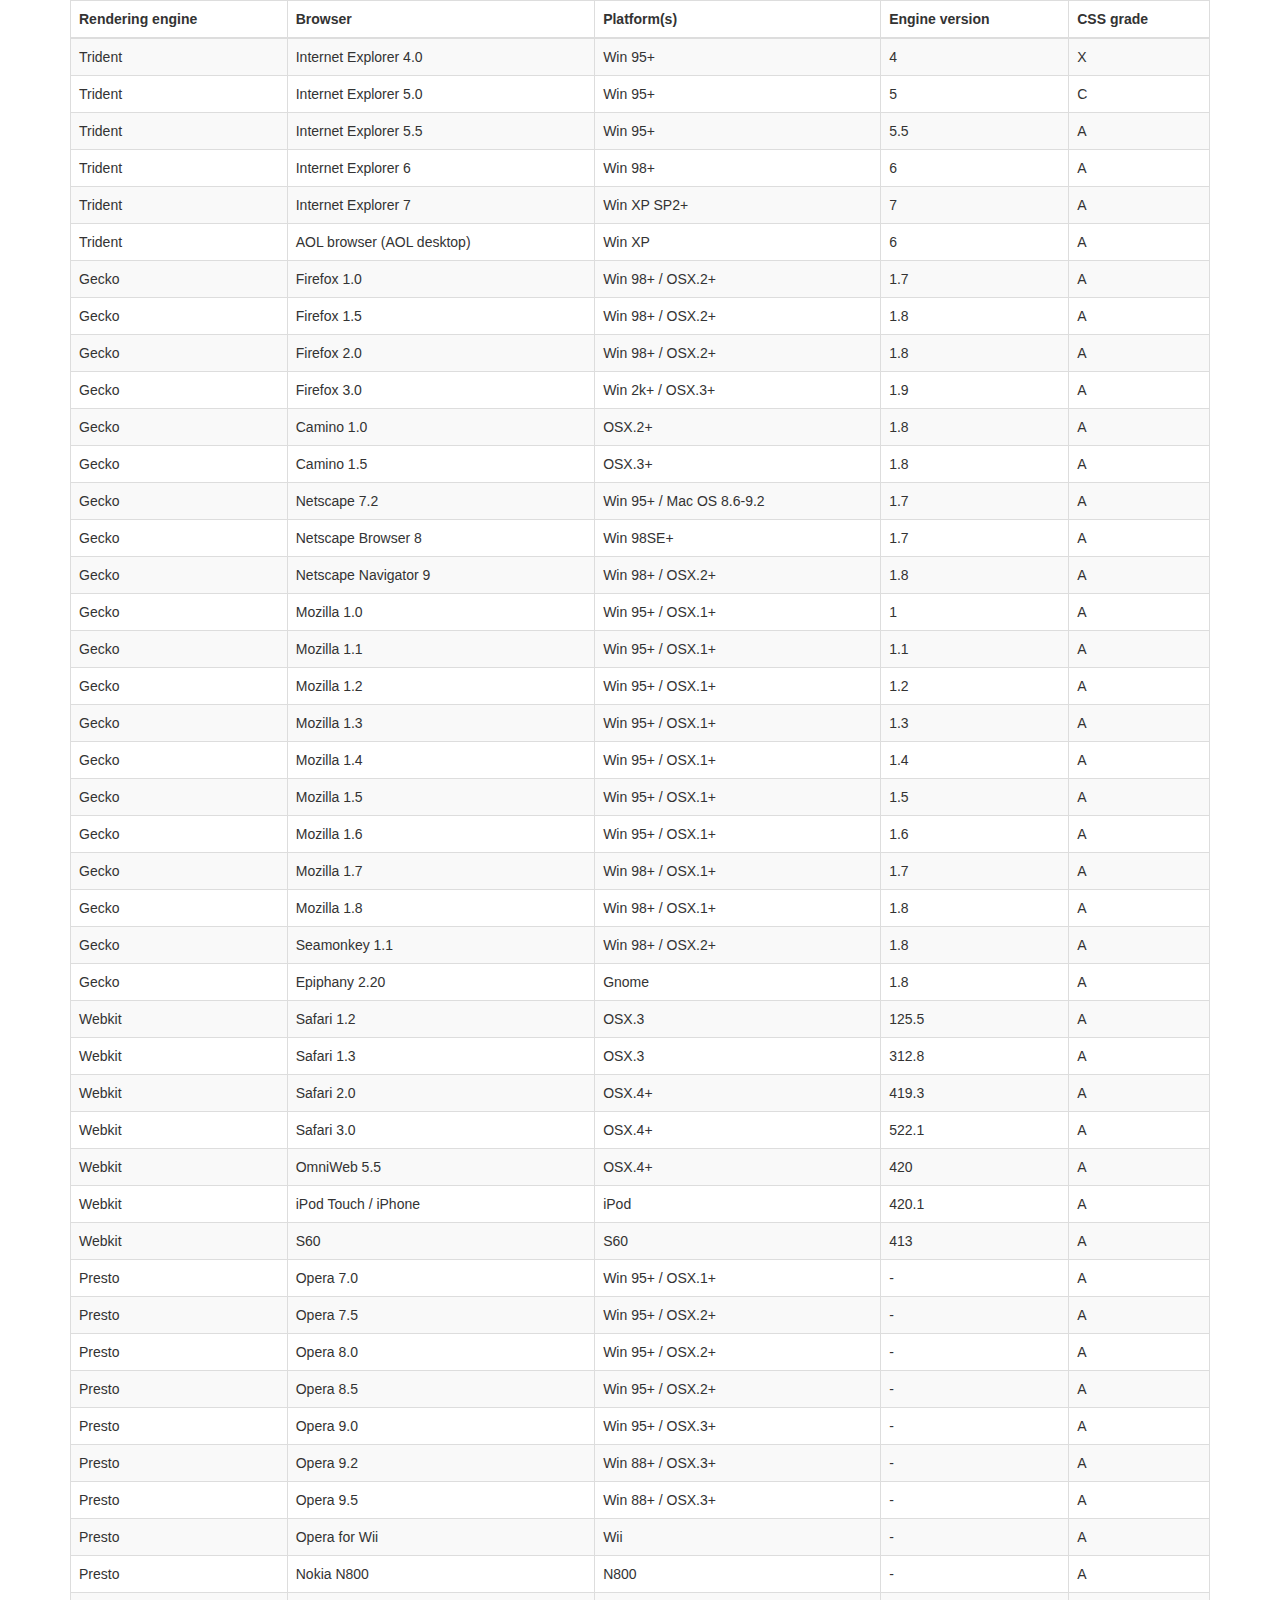
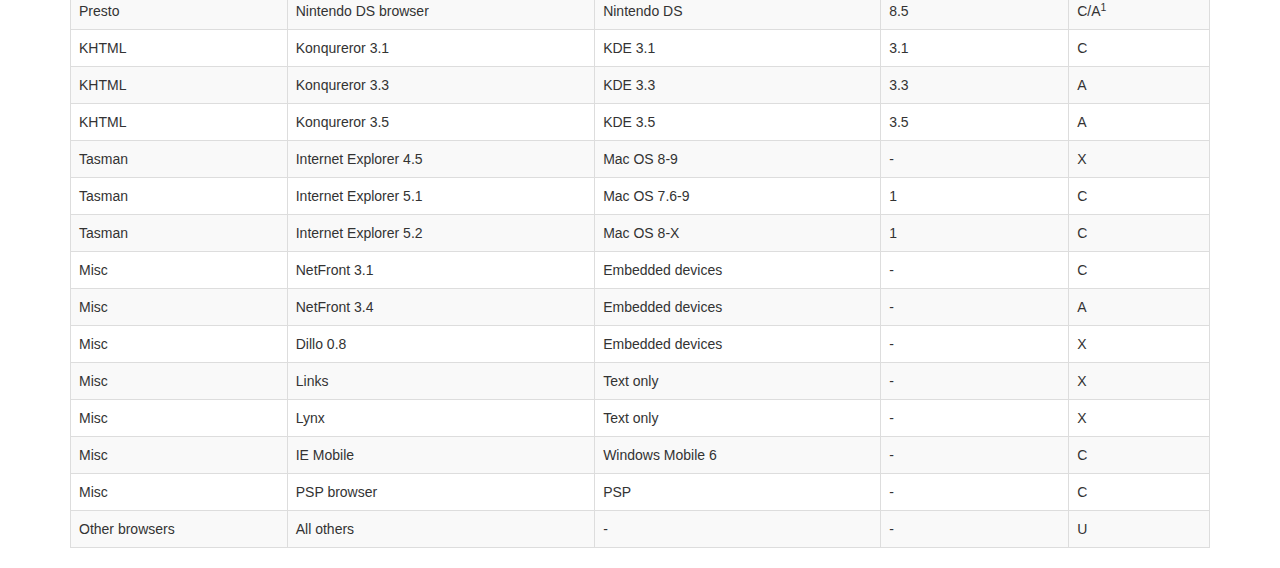
<file: good2great/admin/vendor/datatables-plugins/index.html>
<!DOCTYPE HTML PUBLIC "-//W3C//DTD HTML 4.01//EN" "http://www.w3.org/TR/html4/strict.dtd">
<html>
	<head>
		<meta http-equiv="content-type" content="text/html; charset=utf-8" />
		
		<title>DataTables Bootstrap 3 example</title>

		<link rel="stylesheet" type="text/css" href="//maxcdn.bootstrapcdn.com/bootstrap/3.3.0/css/bootstrap.min.css">
		<link rel="stylesheet" type="text/css" href="dataTables.bootstrap.css">

		<script type="text/javascript" language="javascript" src="//code.jquery.com/jquery-1.11.1.min.js"></script>
		<script type="text/javascript" language="javascript" src="//cdn.datatables.net/1.10.3/js/jquery.dataTables.min.js"></script>
		<script type="text/javascript" language="javascript" src="dataTables.bootstrap.js"></script>
		<script type="text/javascript" charset="utf-8">
			$(document).ready(function() {
				$('#example').dataTable();
			} );
		</script>
	</head>
	<body>
		<div class="container">
			
<table cellpadding="0" cellspacing="0" border="0" class="table table-striped table-bordered" id="example">
	<thead>
		<tr>
			<th>Rendering engine</th>
			<th>Browser</th>
			<th>Platform(s)</th>
			<th>Engine version</th>
			<th>CSS grade</th>
		</tr>
	</thead>
	<tbody>
		<tr class="odd gradeX">
			<td>Trident</td>
			<td>Internet
				 Explorer 4.0</td>
			<td>Win 95+</td>
			<td class="center"> 4</td>
			<td class="center">X</td>
		</tr>
		<tr class="even gradeC">
			<td>Trident</td>
			<td>Internet
				 Explorer 5.0</td>
			<td>Win 95+</td>
			<td class="center">5</td>
			<td class="center">C</td>
		</tr>
		<tr class="odd gradeA">
			<td>Trident</td>
			<td>Internet
				 Explorer 5.5</td>
			<td>Win 95+</td>
			<td class="center">5.5</td>
			<td class="center">A</td>
		</tr>
		<tr class="even gradeA">
			<td>Trident</td>
			<td>Internet
				 Explorer 6</td>
			<td>Win 98+</td>
			<td class="center">6</td>
			<td class="center">A</td>
		</tr>
		<tr class="odd gradeA">
			<td>Trident</td>
			<td>Internet Explorer 7</td>
			<td>Win XP SP2+</td>
			<td class="center">7</td>
			<td class="center">A</td>
		</tr>
		<tr class="even gradeA">
			<td>Trident</td>
			<td>AOL browser (AOL desktop)</td>
			<td>Win XP</td>
			<td class="center">6</td>
			<td class="center">A</td>
		</tr>
		<tr class="gradeA">
			<td>Gecko</td>
			<td>Firefox 1.0</td>
			<td>Win 98+ / OSX.2+</td>
			<td class="center">1.7</td>
			<td class="center">A</td>
		</tr>
		<tr class="gradeA">
			<td>Gecko</td>
			<td>Firefox 1.5</td>
			<td>Win 98+ / OSX.2+</td>
			<td class="center">1.8</td>
			<td class="center">A</td>
		</tr>
		<tr class="gradeA">
			<td>Gecko</td>
			<td>Firefox 2.0</td>
			<td>Win 98+ / OSX.2+</td>
			<td class="center">1.8</td>
			<td class="center">A</td>
		</tr>
		<tr class="gradeA">
			<td>Gecko</td>
			<td>Firefox 3.0</td>
			<td>Win 2k+ / OSX.3+</td>
			<td class="center">1.9</td>
			<td class="center">A</td>
		</tr>
		<tr class="gradeA">
			<td>Gecko</td>
			<td>Camino 1.0</td>
			<td>OSX.2+</td>
			<td class="center">1.8</td>
			<td class="center">A</td>
		</tr>
		<tr class="gradeA">
			<td>Gecko</td>
			<td>Camino 1.5</td>
			<td>OSX.3+</td>
			<td class="center">1.8</td>
			<td class="center">A</td>
		</tr>
		<tr class="gradeA">
			<td>Gecko</td>
			<td>Netscape 7.2</td>
			<td>Win 95+ / Mac OS 8.6-9.2</td>
			<td class="center">1.7</td>
			<td class="center">A</td>
		</tr>
		<tr class="gradeA">
			<td>Gecko</td>
			<td>Netscape Browser 8</td>
			<td>Win 98SE+</td>
			<td class="center">1.7</td>
			<td class="center">A</td>
		</tr>
		<tr class="gradeA">
			<td>Gecko</td>
			<td>Netscape Navigator 9</td>
			<td>Win 98+ / OSX.2+</td>
			<td class="center">1.8</td>
			<td class="center">A</td>
		</tr>
		<tr class="gradeA">
			<td>Gecko</td>
			<td>Mozilla 1.0</td>
			<td>Win 95+ / OSX.1+</td>
			<td class="center">1</td>
			<td class="center">A</td>
		</tr>
		<tr class="gradeA">
			<td>Gecko</td>
			<td>Mozilla 1.1</td>
			<td>Win 95+ / OSX.1+</td>
			<td class="center">1.1</td>
			<td class="center">A</td>
		</tr>
		<tr class="gradeA">
			<td>Gecko</td>
			<td>Mozilla 1.2</td>
			<td>Win 95+ / OSX.1+</td>
			<td class="center">1.2</td>
			<td class="center">A</td>
		</tr>
		<tr class="gradeA">
			<td>Gecko</td>
			<td>Mozilla 1.3</td>
			<td>Win 95+ / OSX.1+</td>
			<td class="center">1.3</td>
			<td class="center">A</td>
		</tr>
		<tr class="gradeA">
			<td>Gecko</td>
			<td>Mozilla 1.4</td>
			<td>Win 95+ / OSX.1+</td>
			<td class="center">1.4</td>
			<td class="center">A</td>
		</tr>
		<tr class="gradeA">
			<td>Gecko</td>
			<td>Mozilla 1.5</td>
			<td>Win 95+ / OSX.1+</td>
			<td class="center">1.5</td>
			<td class="center">A</td>
		</tr>
		<tr class="gradeA">
			<td>Gecko</td>
			<td>Mozilla 1.6</td>
			<td>Win 95+ / OSX.1+</td>
			<td class="center">1.6</td>
			<td class="center">A</td>
		</tr>
		<tr class="gradeA">
			<td>Gecko</td>
			<td>Mozilla 1.7</td>
			<td>Win 98+ / OSX.1+</td>
			<td class="center">1.7</td>
			<td class="center">A</td>
		</tr>
		<tr class="gradeA">
			<td>Gecko</td>
			<td>Mozilla 1.8</td>
			<td>Win 98+ / OSX.1+</td>
			<td class="center">1.8</td>
			<td class="center">A</td>
		</tr>
		<tr class="gradeA">
			<td>Gecko</td>
			<td>Seamonkey 1.1</td>
			<td>Win 98+ / OSX.2+</td>
			<td class="center">1.8</td>
			<td class="center">A</td>
		</tr>
		<tr class="gradeA">
			<td>Gecko</td>
			<td>Epiphany 2.20</td>
			<td>Gnome</td>
			<td class="center">1.8</td>
			<td class="center">A</td>
		</tr>
		<tr class="gradeA">
			<td>Webkit</td>
			<td>Safari 1.2</td>
			<td>OSX.3</td>
			<td class="center">125.5</td>
			<td class="center">A</td>
		</tr>
		<tr class="gradeA">
			<td>Webkit</td>
			<td>Safari 1.3</td>
			<td>OSX.3</td>
			<td class="center">312.8</td>
			<td class="center">A</td>
		</tr>
		<tr class="gradeA">
			<td>Webkit</td>
			<td>Safari 2.0</td>
			<td>OSX.4+</td>
			<td class="center">419.3</td>
			<td class="center">A</td>
		</tr>
		<tr class="gradeA">
			<td>Webkit</td>
			<td>Safari 3.0</td>
			<td>OSX.4+</td>
			<td class="center">522.1</td>
			<td class="center">A</td>
		</tr>
		<tr class="gradeA">
			<td>Webkit</td>
			<td>OmniWeb 5.5</td>
			<td>OSX.4+</td>
			<td class="center">420</td>
			<td class="center">A</td>
		</tr>
		<tr class="gradeA">
			<td>Webkit</td>
			<td>iPod Touch / iPhone</td>
			<td>iPod</td>
			<td class="center">420.1</td>
			<td class="center">A</td>
		</tr>
		<tr class="gradeA">
			<td>Webkit</td>
			<td>S60</td>
			<td>S60</td>
			<td class="center">413</td>
			<td class="center">A</td>
		</tr>
		<tr class="gradeA">
			<td>Presto</td>
			<td>Opera 7.0</td>
			<td>Win 95+ / OSX.1+</td>
			<td class="center">-</td>
			<td class="center">A</td>
		</tr>
		<tr class="gradeA">
			<td>Presto</td>
			<td>Opera 7.5</td>
			<td>Win 95+ / OSX.2+</td>
			<td class="center">-</td>
			<td class="center">A</td>
		</tr>
		<tr class="gradeA">
			<td>Presto</td>
			<td>Opera 8.0</td>
			<td>Win 95+ / OSX.2+</td>
			<td class="center">-</td>
			<td class="center">A</td>
		</tr>
		<tr class="gradeA">
			<td>Presto</td>
			<td>Opera 8.5</td>
			<td>Win 95+ / OSX.2+</td>
			<td class="center">-</td>
			<td class="center">A</td>
		</tr>
		<tr class="gradeA">
			<td>Presto</td>
			<td>Opera 9.0</td>
			<td>Win 95+ / OSX.3+</td>
			<td class="center">-</td>
			<td class="center">A</td>
		</tr>
		<tr class="gradeA">
			<td>Presto</td>
			<td>Opera 9.2</td>
			<td>Win 88+ / OSX.3+</td>
			<td class="center">-</td>
			<td class="center">A</td>
		</tr>
		<tr class="gradeA">
			<td>Presto</td>
			<td>Opera 9.5</td>
			<td>Win 88+ / OSX.3+</td>
			<td class="center">-</td>
			<td class="center">A</td>
		</tr>
		<tr class="gradeA">
			<td>Presto</td>
			<td>Opera for Wii</td>
			<td>Wii</td>
			<td class="center">-</td>
			<td class="center">A</td>
		</tr>
		<tr class="gradeA">
			<td>Presto</td>
			<td>Nokia N800</td>
			<td>N800</td>
			<td class="center">-</td>
			<td class="center">A</td>
		</tr>
		<tr class="gradeA">
			<td>Presto</td>
			<td>Nintendo DS browser</td>
			<td>Nintendo DS</td>
			<td class="center">8.5</td>
			<td class="center">C/A<sup>1</sup></td>
		</tr>
		<tr class="gradeC">
			<td>KHTML</td>
			<td>Konqureror 3.1</td>
			<td>KDE 3.1</td>
			<td class="center">3.1</td>
			<td class="center">C</td>
		</tr>
		<tr class="gradeA">
			<td>KHTML</td>
			<td>Konqureror 3.3</td>
			<td>KDE 3.3</td>
			<td class="center">3.3</td>
			<td class="center">A</td>
		</tr>
		<tr class="gradeA">
			<td>KHTML</td>
			<td>Konqureror 3.5</td>
			<td>KDE 3.5</td>
			<td class="center">3.5</td>
			<td class="center">A</td>
		</tr>
		<tr class="gradeX">
			<td>Tasman</td>
			<td>Internet Explorer 4.5</td>
			<td>Mac OS 8-9</td>
			<td class="center">-</td>
			<td class="center">X</td>
		</tr>
		<tr class="gradeC">
			<td>Tasman</td>
			<td>Internet Explorer 5.1</td>
			<td>Mac OS 7.6-9</td>
			<td class="center">1</td>
			<td class="center">C</td>
		</tr>
		<tr class="gradeC">
			<td>Tasman</td>
			<td>Internet Explorer 5.2</td>
			<td>Mac OS 8-X</td>
			<td class="center">1</td>
			<td class="center">C</td>
		</tr>
		<tr class="gradeA">
			<td>Misc</td>
			<td>NetFront 3.1</td>
			<td>Embedded devices</td>
			<td class="center">-</td>
			<td class="center">C</td>
		</tr>
		<tr class="gradeA">
			<td>Misc</td>
			<td>NetFront 3.4</td>
			<td>Embedded devices</td>
			<td class="center">-</td>
			<td class="center">A</td>
		</tr>
		<tr class="gradeX">
			<td>Misc</td>
			<td>Dillo 0.8</td>
			<td>Embedded devices</td>
			<td class="center">-</td>
			<td class="center">X</td>
		</tr>
		<tr class="gradeX">
			<td>Misc</td>
			<td>Links</td>
			<td>Text only</td>
			<td class="center">-</td>
			<td class="center">X</td>
		</tr>
		<tr class="gradeX">
			<td>Misc</td>
			<td>Lynx</td>
			<td>Text only</td>
			<td class="center">-</td>
			<td class="center">X</td>
		</tr>
		<tr class="gradeC">
			<td>Misc</td>
			<td>IE Mobile</td>
			<td>Windows Mobile 6</td>
			<td class="center">-</td>
			<td class="center">C</td>
		</tr>
		<tr class="gradeC">
			<td>Misc</td>
			<td>PSP browser</td>
			<td>PSP</td>
			<td class="center">-</td>
			<td class="center">C</td>
		</tr>
		<tr class="gradeU">
			<td>Other browsers</td>
			<td>All others</td>
			<td>-</td>
			<td class="center">-</td>
			<td class="center">U</td>
		</tr>
	</tbody>
</table>
			
		</div>
	</body>
</html>
</file>
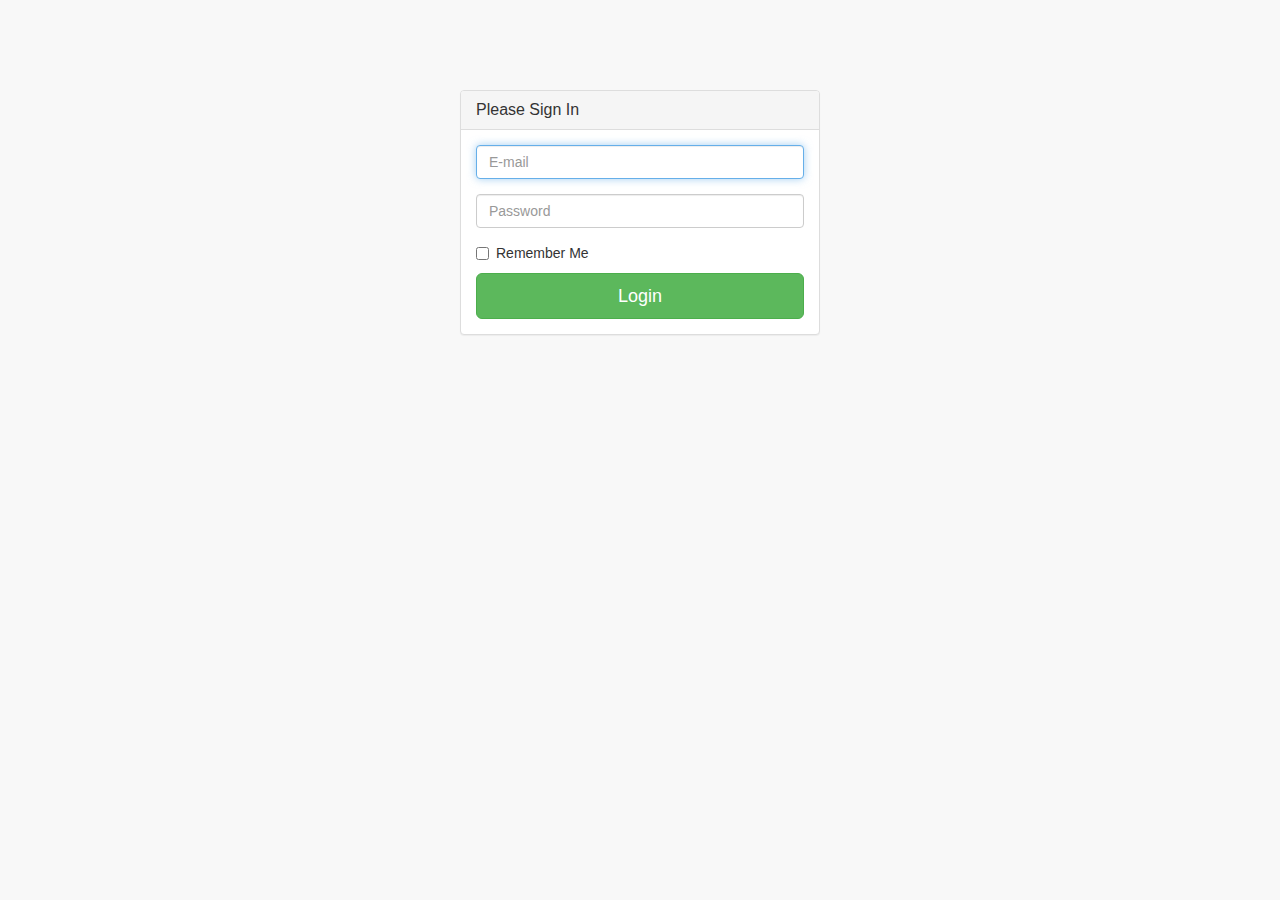
<file: good2great/login.html>
<!DOCTYPE html>
<html lang="en">

<head>

    <meta charset="utf-8">
    <meta http-equiv="X-UA-Compatible" content="IE=edge">
    <meta name="viewport" content="width=device-width, initial-scale=1">
    <meta name="description" content="">
    <meta name="author" content="">

    <title>Good2Great -- login</title>

    <!-- Bootstrap Core CSS -->
    <link href="admin/vendor/bootstrap/css/bootstrap.min.css" rel="stylesheet">

    <!-- MetisMenu CSS -->
    <link href="admin/vendor/metisMenu/metisMenu.min.css" rel="stylesheet">

    <!-- Custom CSS -->
    <link href="admin/dist/css/sb-admin-2.css" rel="stylesheet">

    <!-- Custom Fonts -->
    <link href="admin/vendor/font-awesome/css/font-awesome.min.css" rel="stylesheet" type="text/css">

    <!-- HTML5 Shim and Respond.js IE8 support of HTML5 elements and media queries -->
    <!-- WARNING: Respond.js doesn't work if you view the page via file:// -->
    <!--[if lt IE 9]>
        <script src="https://oss.maxcdn.com/libs/html5shiv/3.7.0/html5shiv.js"></script>
        <script src="https://oss.maxcdn.com/libs/respond.js/1.4.2/respond.min.js"></script>
    <![endif]-->

</head>

<body>

    <div class="container">
        <div class="row">
            <div class="col-md-4 col-md-offset-4">
                <div class="login-panel panel panel-default">
                    <div class="panel-heading">
                        <h3 class="panel-title">Please Sign In</h3>
                    </div>
                    <div class="panel-body">
                        <form role="form">
                            <fieldset>
                                <div class="form-group">
                                    <input class="form-control" placeholder="E-mail" name="email" type="email" autofocus>
                                </div>
                                <div class="form-group">
                                    <input class="form-control" placeholder="Password" name="password" type="password" value="">
                                </div>
                                <div class="checkbox">
                                    <label>
                                        <input name="remember" type="checkbox" value="Remember Me">Remember Me
                                    </label>
                                </div>
                                <!-- Change this to a button or input when using this as a form -->
                                <a href="index.html" class="btn btn-lg btn-success btn-block">Login</a>
                            </fieldset>
                        </form>
                    </div>
                </div>
            </div>
        </div>
    </div>

    <!-- jQuery -->
    <script src="admin/vendor/jquery/jquery.min.js"></script>

    <!-- Bootstrap Core JavaScript -->
    <script src="admin/vendor/bootstrap/js/bootstrap.min.js"></script>

    <!-- Metis Menu Plugin JavaScript -->
    <script src="admin/vendor/metisMenu/metisMenu.min.js"></script>

    <!-- Custom Theme JavaScript -->
    <script src="admin/dist/js/sb-admin-2.js"></script>

</body>

</html>
</file>
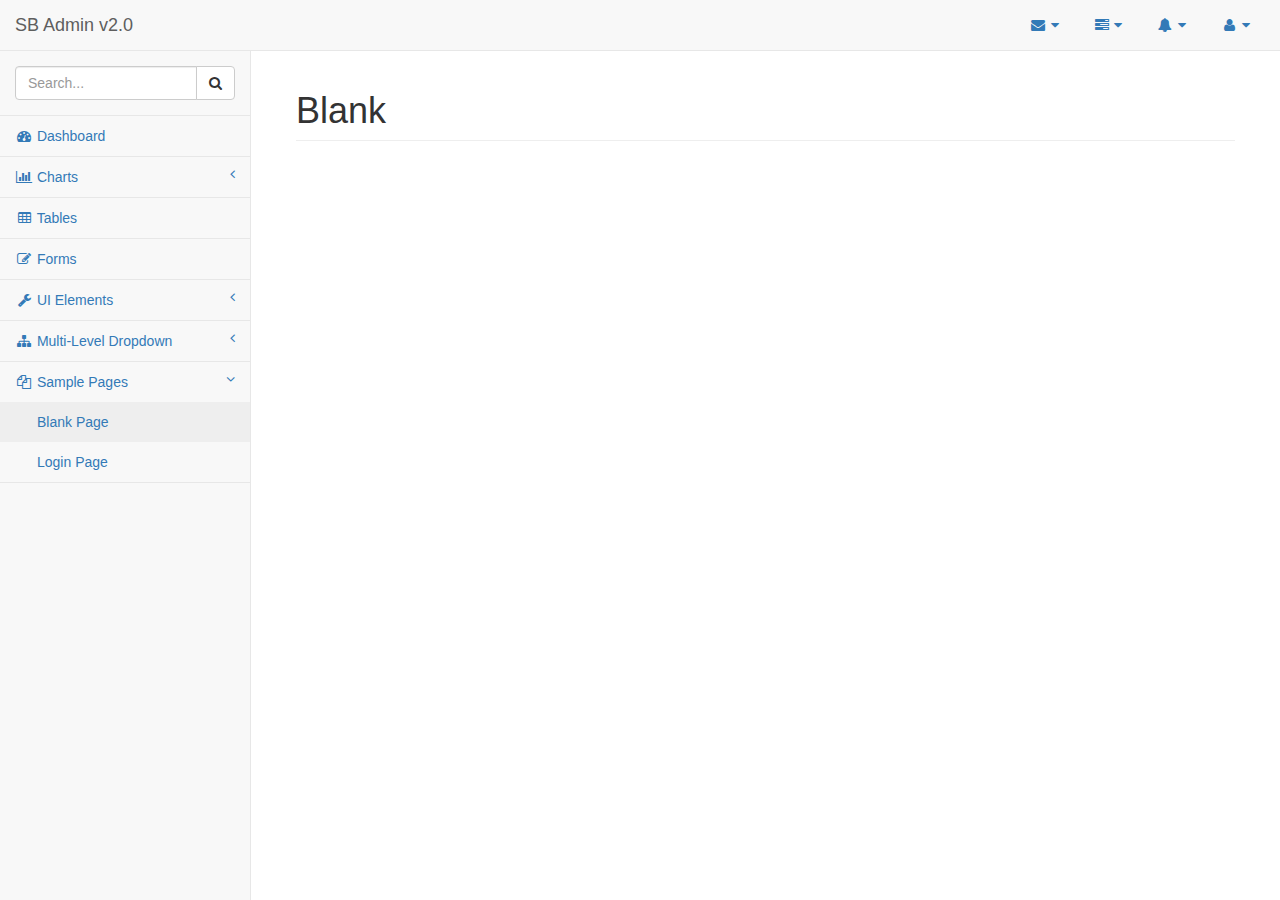
<file: good2great/admin/pages/blank.html>
<!DOCTYPE html>
<html lang="en">

<head>

    <meta charset="utf-8">
    <meta http-equiv="X-UA-Compatible" content="IE=edge">
    <meta name="viewport" content="width=device-width, initial-scale=1">
    <meta name="description" content="">
    <meta name="author" content="">

    <title>SB Admin 2 - Bootstrap Admin Theme</title>

    <!-- Bootstrap Core CSS -->
    <link href="../vendor/bootstrap/css/bootstrap.min.css" rel="stylesheet">

    <!-- MetisMenu CSS -->
    <link href="../vendor/metisMenu/metisMenu.min.css" rel="stylesheet">

    <!-- Custom CSS -->
    <link href="../dist/css/sb-admin-2.css" rel="stylesheet">

    <!-- Custom Fonts -->
    <link href="../vendor/font-awesome/css/font-awesome.min.css" rel="stylesheet" type="text/css">

    <!-- HTML5 Shim and Respond.js IE8 support of HTML5 elements and media queries -->
    <!-- WARNING: Respond.js doesn't work if you view the page via file:// -->
    <!--[if lt IE 9]>
        <script src="https://oss.maxcdn.com/libs/html5shiv/3.7.0/html5shiv.js"></script>
        <script src="https://oss.maxcdn.com/libs/respond.js/1.4.2/respond.min.js"></script>
    <![endif]-->

</head>

<body>

    <div id="wrapper">

        <!-- Navigation -->
        <nav class="navbar navbar-default navbar-static-top" role="navigation" style="margin-bottom: 0">
            <div class="navbar-header">
                <button type="button" class="navbar-toggle" data-toggle="collapse" data-target=".navbar-collapse">
                    <span class="sr-only">Toggle navigation</span>
                    <span class="icon-bar"></span>
                    <span class="icon-bar"></span>
                    <span class="icon-bar"></span>
                </button>
                <a class="navbar-brand" href="index.html">SB Admin v2.0</a>
            </div>
            <!-- /.navbar-header -->

            <ul class="nav navbar-top-links navbar-right">
                <li class="dropdown">
                    <a class="dropdown-toggle" data-toggle="dropdown" href="#">
                        <i class="fa fa-envelope fa-fw"></i> <i class="fa fa-caret-down"></i>
                    </a>
                    <ul class="dropdown-menu dropdown-messages">
                        <li>
                            <a href="#">
                                <div>
                                    <strong>John Smith</strong>
                                    <span class="pull-right text-muted">
                                        <em>Yesterday</em>
                                    </span>
                                </div>
                                <div>Lorem ipsum dolor sit amet, consectetur adipiscing elit. Pellentesque eleifend...</div>
                            </a>
                        </li>
                        <li class="divider"></li>
                        <li>
                            <a href="#">
                                <div>
                                    <strong>John Smith</strong>
                                    <span class="pull-right text-muted">
                                        <em>Yesterday</em>
                                    </span>
                                </div>
                                <div>Lorem ipsum dolor sit amet, consectetur adipiscing elit. Pellentesque eleifend...</div>
                            </a>
                        </li>
                        <li class="divider"></li>
                        <li>
                            <a href="#">
                                <div>
                                    <strong>John Smith</strong>
                                    <span class="pull-right text-muted">
                                        <em>Yesterday</em>
                                    </span>
                                </div>
                                <div>Lorem ipsum dolor sit amet, consectetur adipiscing elit. Pellentesque eleifend...</div>
                            </a>
                        </li>
                        <li class="divider"></li>
                        <li>
                            <a class="text-center" href="#">
                                <strong>Read All Messages</strong>
                                <i class="fa fa-angle-right"></i>
                            </a>
                        </li>
                    </ul>
                    <!-- /.dropdown-messages -->
                </li>
                <!-- /.dropdown -->
                <li class="dropdown">
                    <a class="dropdown-toggle" data-toggle="dropdown" href="#">
                        <i class="fa fa-tasks fa-fw"></i> <i class="fa fa-caret-down"></i>
                    </a>
                    <ul class="dropdown-menu dropdown-tasks">
                        <li>
                            <a href="#">
                                <div>
                                    <p>
                                        <strong>Task 1</strong>
                                        <span class="pull-right text-muted">40% Complete</span>
                                    </p>
                                    <div class="progress progress-striped active">
                                        <div class="progress-bar progress-bar-success" role="progressbar" aria-valuenow="40" aria-valuemin="0" aria-valuemax="100" style="width: 40%">
                                            <span class="sr-only">40% Complete (success)</span>
                                        </div>
                                    </div>
                                </div>
                            </a>
                        </li>
                        <li class="divider"></li>
                        <li>
                            <a href="#">
                                <div>
                                    <p>
                                        <strong>Task 2</strong>
                                        <span class="pull-right text-muted">20% Complete</span>
                                    </p>
                                    <div class="progress progress-striped active">
                                        <div class="progress-bar progress-bar-info" role="progressbar" aria-valuenow="20" aria-valuemin="0" aria-valuemax="100" style="width: 20%">
                                            <span class="sr-only">20% Complete</span>
                                        </div>
                                    </div>
                                </div>
                            </a>
                        </li>
                        <li class="divider"></li>
                        <li>
                            <a href="#">
                                <div>
                                    <p>
                                        <strong>Task 3</strong>
                                        <span class="pull-right text-muted">60% Complete</span>
                                    </p>
                                    <div class="progress progress-striped active">
                                        <div class="progress-bar progress-bar-warning" role="progressbar" aria-valuenow="60" aria-valuemin="0" aria-valuemax="100" style="width: 60%">
                                            <span class="sr-only">60% Complete (warning)</span>
                                        </div>
                                    </div>
                                </div>
                            </a>
                        </li>
                        <li class="divider"></li>
                        <li>
                            <a href="#">
                                <div>
                                    <p>
                                        <strong>Task 4</strong>
                                        <span class="pull-right text-muted">80% Complete</span>
                                    </p>
                                    <div class="progress progress-striped active">
                                        <div class="progress-bar progress-bar-danger" role="progressbar" aria-valuenow="80" aria-valuemin="0" aria-valuemax="100" style="width: 80%">
                                            <span class="sr-only">80% Complete (danger)</span>
                                        </div>
                                    </div>
                                </div>
                            </a>
                        </li>
                        <li class="divider"></li>
                        <li>
                            <a class="text-center" href="#">
                                <strong>See All Tasks</strong>
                                <i class="fa fa-angle-right"></i>
                            </a>
                        </li>
                    </ul>
                    <!-- /.dropdown-tasks -->
                </li>
                <!-- /.dropdown -->
                <li class="dropdown">
                    <a class="dropdown-toggle" data-toggle="dropdown" href="#">
                        <i class="fa fa-bell fa-fw"></i> <i class="fa fa-caret-down"></i>
                    </a>
                    <ul class="dropdown-menu dropdown-alerts">
                        <li>
                            <a href="#">
                                <div>
                                    <i class="fa fa-comment fa-fw"></i> New Comment
                                    <span class="pull-right text-muted small">4 minutes ago</span>
                                </div>
                            </a>
                        </li>
                        <li class="divider"></li>
                        <li>
                            <a href="#">
                                <div>
                                    <i class="fa fa-twitter fa-fw"></i> 3 New Followers
                                    <span class="pull-right text-muted small">12 minutes ago</span>
                                </div>
                            </a>
                        </li>
                        <li class="divider"></li>
                        <li>
                            <a href="#">
                                <div>
                                    <i class="fa fa-envelope fa-fw"></i> Message Sent
                                    <span class="pull-right text-muted small">4 minutes ago</span>
                                </div>
                            </a>
                        </li>
                        <li class="divider"></li>
                        <li>
                            <a href="#">
                                <div>
                                    <i class="fa fa-tasks fa-fw"></i> New Task
                                    <span class="pull-right text-muted small">4 minutes ago</span>
                                </div>
                            </a>
                        </li>
                        <li class="divider"></li>
                        <li>
                            <a href="#">
                                <div>
                                    <i class="fa fa-upload fa-fw"></i> Server Rebooted
                                    <span class="pull-right text-muted small">4 minutes ago</span>
                                </div>
                            </a>
                        </li>
                        <li class="divider"></li>
                        <li>
                            <a class="text-center" href="#">
                                <strong>See All Alerts</strong>
                                <i class="fa fa-angle-right"></i>
                            </a>
                        </li>
                    </ul>
                    <!-- /.dropdown-alerts -->
                </li>
                <!-- /.dropdown -->
                <li class="dropdown">
                    <a class="dropdown-toggle" data-toggle="dropdown" href="#">
                        <i class="fa fa-user fa-fw"></i> <i class="fa fa-caret-down"></i>
                    </a>
                    <ul class="dropdown-menu dropdown-user">
                        <li><a href="#"><i class="fa fa-user fa-fw"></i> User Profile</a>
                        </li>
                        <li><a href="#"><i class="fa fa-gear fa-fw"></i> Settings</a>
                        </li>
                        <li class="divider"></li>
                        <li><a href="login.html"><i class="fa fa-sign-out fa-fw"></i> Logout</a>
                        </li>
                    </ul>
                    <!-- /.dropdown-user -->
                </li>
                <!-- /.dropdown -->
            </ul>
            <!-- /.navbar-top-links -->

            <div class="navbar-default sidebar" role="navigation">
                <div class="sidebar-nav navbar-collapse">
                    <ul class="nav" id="side-menu">
                        <li class="sidebar-search">
                            <div class="input-group custom-search-form">
                                <input type="text" class="form-control" placeholder="Search...">
                                <span class="input-group-btn">
                                    <button class="btn btn-default" type="button">
                                        <i class="fa fa-search"></i>
                                    </button>
                                </span>
                            </div>
                            <!-- /input-group -->
                        </li>
                        <li>
                            <a href="index.html"><i class="fa fa-dashboard fa-fw"></i> Dashboard</a>
                        </li>
                        <li>
                            <a href="#"><i class="fa fa-bar-chart-o fa-fw"></i> Charts<span class="fa arrow"></span></a>
                            <ul class="nav nav-second-level">
                                <li>
                                    <a href="flot.html">Flot Charts</a>
                                </li>
                                <li>
                                    <a href="morris.html">Morris.js Charts</a>
                                </li>
                            </ul>
                            <!-- /.nav-second-level -->
                        </li>
                        <li>
                            <a href="tables.html"><i class="fa fa-table fa-fw"></i> Tables</a>
                        </li>
                        <li>
                            <a href="forms.html"><i class="fa fa-edit fa-fw"></i> Forms</a>
                        </li>
                        <li>
                            <a href="#"><i class="fa fa-wrench fa-fw"></i> UI Elements<span class="fa arrow"></span></a>
                            <ul class="nav nav-second-level">
                                <li>
                                    <a href="panels-wells.html">Panels and Wells</a>
                                </li>
                                <li>
                                    <a href="buttons.html">Buttons</a>
                                </li>
                                <li>
                                    <a href="notifications.html">Notifications</a>
                                </li>
                                <li>
                                    <a href="typography.html">Typography</a>
                                </li>
                                <li>
                                    <a href="icons.html"> Icons</a>
                                </li>
                                <li>
                                    <a href="grid.html">Grid</a>
                                </li>
                            </ul>
                            <!-- /.nav-second-level -->
                        </li>
                        <li>
                            <a href="#"><i class="fa fa-sitemap fa-fw"></i> Multi-Level Dropdown<span class="fa arrow"></span></a>
                            <ul class="nav nav-second-level">
                                <li>
                                    <a href="#">Second Level Item</a>
                                </li>
                                <li>
                                    <a href="#">Second Level Item</a>
                                </li>
                                <li>
                                    <a href="#">Third Level <span class="fa arrow"></span></a>
                                    <ul class="nav nav-third-level">
                                        <li>
                                            <a href="#">Third Level Item</a>
                                        </li>
                                        <li>
                                            <a href="#">Third Level Item</a>
                                        </li>
                                        <li>
                                            <a href="#">Third Level Item</a>
                                        </li>
                                        <li>
                                            <a href="#">Third Level Item</a>
                                        </li>
                                    </ul>
                                    <!-- /.nav-third-level -->
                                </li>
                            </ul>
                            <!-- /.nav-second-level -->
                        </li>
                        <li class="active">
                            <a href="#"><i class="fa fa-files-o fa-fw"></i> Sample Pages<span class="fa arrow"></span></a>
                            <ul class="nav nav-second-level">
                                <li>
                                    <a class="active" href="blank.html">Blank Page</a>
                                </li>
                                <li>
                                    <a href="login.html">Login Page</a>
                                </li>
                            </ul>
                            <!-- /.nav-second-level -->
                        </li>
                    </ul>
                </div>
                <!-- /.sidebar-collapse -->
            </div>
            <!-- /.navbar-static-side -->
        </nav>

        <!-- Page Content -->
        <div id="page-wrapper">
            <div class="container-fluid">
                <div class="row">
                    <div class="col-lg-12">
                        <h1 class="page-header">Blank</h1>
                    </div>
                    <!-- /.col-lg-12 -->
                </div>
                <!-- /.row -->
            </div>
            <!-- /.container-fluid -->
        </div>
        <!-- /#page-wrapper -->

    </div>
    <!-- /#wrapper -->

    <!-- jQuery -->
    <script src="../vendor/jquery/jquery.min.js"></script>

    <!-- Bootstrap Core JavaScript -->
    <script src="../vendor/bootstrap/js/bootstrap.min.js"></script>

    <!-- Metis Menu Plugin JavaScript -->
    <script src="../vendor/metisMenu/metisMenu.min.js"></script>

    <!-- Custom Theme JavaScript -->
    <script src="../dist/js/sb-admin-2.js"></script>

</body>

</html>
</file>
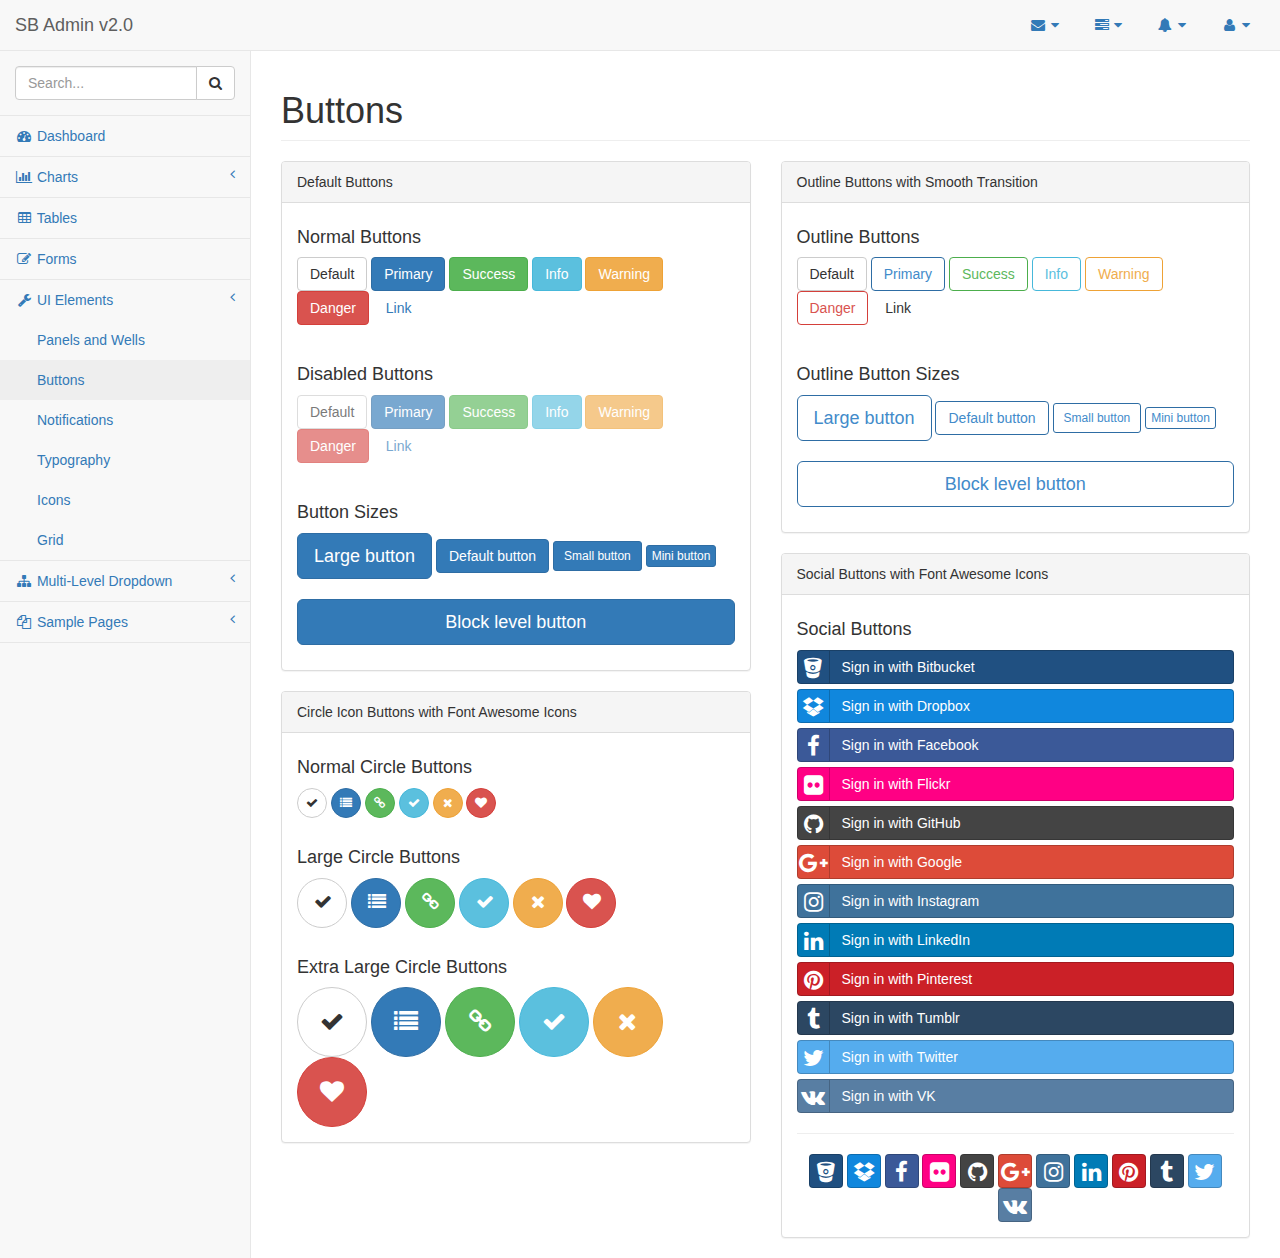
<file: good2great/admin/pages/buttons.html>
<!DOCTYPE html>
<html lang="en">

<head>

    <meta charset="utf-8">
    <meta http-equiv="X-UA-Compatible" content="IE=edge">
    <meta name="viewport" content="width=device-width, initial-scale=1">
    <meta name="description" content="">
    <meta name="author" content="">

    <title>SB Admin 2 - Bootstrap Admin Theme</title>

    <!-- Bootstrap Core CSS -->
    <link href="../vendor/bootstrap/css/bootstrap.min.css" rel="stylesheet">

    <!-- MetisMenu CSS -->
    <link href="../vendor/metisMenu/metisMenu.min.css" rel="stylesheet">

    <!-- Social Buttons CSS -->
    <link href="../vendor/bootstrap-social/bootstrap-social.css" rel="stylesheet">

    <!-- Custom CSS -->
    <link href="../dist/css/sb-admin-2.css" rel="stylesheet">

    <!-- Custom Fonts -->
    <link href="../vendor/font-awesome/css/font-awesome.min.css" rel="stylesheet" type="text/css">

    <!-- HTML5 Shim and Respond.js IE8 support of HTML5 elements and media queries -->
    <!-- WARNING: Respond.js doesn't work if you view the page via file:// -->
    <!--[if lt IE 9]>
        <script src="https://oss.maxcdn.com/libs/html5shiv/3.7.0/html5shiv.js"></script>
        <script src="https://oss.maxcdn.com/libs/respond.js/1.4.2/respond.min.js"></script>
    <![endif]-->

</head>

<body>

    <div id="wrapper">

        <!-- Navigation -->
        <nav class="navbar navbar-default navbar-static-top" role="navigation" style="margin-bottom: 0">
            <div class="navbar-header">
                <button type="button" class="navbar-toggle" data-toggle="collapse" data-target=".navbar-collapse">
                    <span class="sr-only">Toggle navigation</span>
                    <span class="icon-bar"></span>
                    <span class="icon-bar"></span>
                    <span class="icon-bar"></span>
                </button>
                <a class="navbar-brand" href="index.html">SB Admin v2.0</a>
            </div>
            <!-- /.navbar-header -->

            <ul class="nav navbar-top-links navbar-right">
                <li class="dropdown">
                    <a class="dropdown-toggle" data-toggle="dropdown" href="#">
                        <i class="fa fa-envelope fa-fw"></i> <i class="fa fa-caret-down"></i>
                    </a>
                    <ul class="dropdown-menu dropdown-messages">
                        <li>
                            <a href="#">
                                <div>
                                    <strong>John Smith</strong>
                                    <span class="pull-right text-muted">
                                        <em>Yesterday</em>
                                    </span>
                                </div>
                                <div>Lorem ipsum dolor sit amet, consectetur adipiscing elit. Pellentesque eleifend...</div>
                            </a>
                        </li>
                        <li class="divider"></li>
                        <li>
                            <a href="#">
                                <div>
                                    <strong>John Smith</strong>
                                    <span class="pull-right text-muted">
                                        <em>Yesterday</em>
                                    </span>
                                </div>
                                <div>Lorem ipsum dolor sit amet, consectetur adipiscing elit. Pellentesque eleifend...</div>
                            </a>
                        </li>
                        <li class="divider"></li>
                        <li>
                            <a href="#">
                                <div>
                                    <strong>John Smith</strong>
                                    <span class="pull-right text-muted">
                                        <em>Yesterday</em>
                                    </span>
                                </div>
                                <div>Lorem ipsum dolor sit amet, consectetur adipiscing elit. Pellentesque eleifend...</div>
                            </a>
                        </li>
                        <li class="divider"></li>
                        <li>
                            <a class="text-center" href="#">
                                <strong>Read All Messages</strong>
                                <i class="fa fa-angle-right"></i>
                            </a>
                        </li>
                    </ul>
                    <!-- /.dropdown-messages -->
                </li>
                <!-- /.dropdown -->
                <li class="dropdown">
                    <a class="dropdown-toggle" data-toggle="dropdown" href="#">
                        <i class="fa fa-tasks fa-fw"></i> <i class="fa fa-caret-down"></i>
                    </a>
                    <ul class="dropdown-menu dropdown-tasks">
                        <li>
                            <a href="#">
                                <div>
                                    <p>
                                        <strong>Task 1</strong>
                                        <span class="pull-right text-muted">40% Complete</span>
                                    </p>
                                    <div class="progress progress-striped active">
                                        <div class="progress-bar progress-bar-success" role="progressbar" aria-valuenow="40" aria-valuemin="0" aria-valuemax="100" style="width: 40%">
                                            <span class="sr-only">40% Complete (success)</span>
                                        </div>
                                    </div>
                                </div>
                            </a>
                        </li>
                        <li class="divider"></li>
                        <li>
                            <a href="#">
                                <div>
                                    <p>
                                        <strong>Task 2</strong>
                                        <span class="pull-right text-muted">20% Complete</span>
                                    </p>
                                    <div class="progress progress-striped active">
                                        <div class="progress-bar progress-bar-info" role="progressbar" aria-valuenow="20" aria-valuemin="0" aria-valuemax="100" style="width: 20%">
                                            <span class="sr-only">20% Complete</span>
                                        </div>
                                    </div>
                                </div>
                            </a>
                        </li>
                        <li class="divider"></li>
                        <li>
                            <a href="#">
                                <div>
                                    <p>
                                        <strong>Task 3</strong>
                                        <span class="pull-right text-muted">60% Complete</span>
                                    </p>
                                    <div class="progress progress-striped active">
                                        <div class="progress-bar progress-bar-warning" role="progressbar" aria-valuenow="60" aria-valuemin="0" aria-valuemax="100" style="width: 60%">
                                            <span class="sr-only">60% Complete (warning)</span>
                                        </div>
                                    </div>
                                </div>
                            </a>
                        </li>
                        <li class="divider"></li>
                        <li>
                            <a href="#">
                                <div>
                                    <p>
                                        <strong>Task 4</strong>
                                        <span class="pull-right text-muted">80% Complete</span>
                                    </p>
                                    <div class="progress progress-striped active">
                                        <div class="progress-bar progress-bar-danger" role="progressbar" aria-valuenow="80" aria-valuemin="0" aria-valuemax="100" style="width: 80%">
                                            <span class="sr-only">80% Complete (danger)</span>
                                        </div>
                                    </div>
                                </div>
                            </a>
                        </li>
                        <li class="divider"></li>
                        <li>
                            <a class="text-center" href="#">
                                <strong>See All Tasks</strong>
                                <i class="fa fa-angle-right"></i>
                            </a>
                        </li>
                    </ul>
                    <!-- /.dropdown-tasks -->
                </li>
                <!-- /.dropdown -->
                <li class="dropdown">
                    <a class="dropdown-toggle" data-toggle="dropdown" href="#">
                        <i class="fa fa-bell fa-fw"></i> <i class="fa fa-caret-down"></i>
                    </a>
                    <ul class="dropdown-menu dropdown-alerts">
                        <li>
                            <a href="#">
                                <div>
                                    <i class="fa fa-comment fa-fw"></i> New Comment
                                    <span class="pull-right text-muted small">4 minutes ago</span>
                                </div>
                            </a>
                        </li>
                        <li class="divider"></li>
                        <li>
                            <a href="#">
                                <div>
                                    <i class="fa fa-twitter fa-fw"></i> 3 New Followers
                                    <span class="pull-right text-muted small">12 minutes ago</span>
                                </div>
                            </a>
                        </li>
                        <li class="divider"></li>
                        <li>
                            <a href="#">
                                <div>
                                    <i class="fa fa-envelope fa-fw"></i> Message Sent
                                    <span class="pull-right text-muted small">4 minutes ago</span>
                                </div>
                            </a>
                        </li>
                        <li class="divider"></li>
                        <li>
                            <a href="#">
                                <div>
                                    <i class="fa fa-tasks fa-fw"></i> New Task
                                    <span class="pull-right text-muted small">4 minutes ago</span>
                                </div>
                            </a>
                        </li>
                        <li class="divider"></li>
                        <li>
                            <a href="#">
                                <div>
                                    <i class="fa fa-upload fa-fw"></i> Server Rebooted
                                    <span class="pull-right text-muted small">4 minutes ago</span>
                                </div>
                            </a>
                        </li>
                        <li class="divider"></li>
                        <li>
                            <a class="text-center" href="#">
                                <strong>See All Alerts</strong>
                                <i class="fa fa-angle-right"></i>
                            </a>
                        </li>
                    </ul>
                    <!-- /.dropdown-alerts -->
                </li>
                <!-- /.dropdown -->
                <li class="dropdown">
                    <a class="dropdown-toggle" data-toggle="dropdown" href="#">
                        <i class="fa fa-user fa-fw"></i> <i class="fa fa-caret-down"></i>
                    </a>
                    <ul class="dropdown-menu dropdown-user">
                        <li><a href="#"><i class="fa fa-user fa-fw"></i> User Profile</a>
                        </li>
                        <li><a href="#"><i class="fa fa-gear fa-fw"></i> Settings</a>
                        </li>
                        <li class="divider"></li>
                        <li><a href="login.html"><i class="fa fa-sign-out fa-fw"></i> Logout</a>
                        </li>
                    </ul>
                    <!-- /.dropdown-user -->
                </li>
                <!-- /.dropdown -->
            </ul>
            <!-- /.navbar-top-links -->

            <div class="navbar-default sidebar" role="navigation">
                <div class="sidebar-nav navbar-collapse">
                    <ul class="nav" id="side-menu">
                        <li class="sidebar-search">
                            <div class="input-group custom-search-form">
                                <input type="text" class="form-control" placeholder="Search...">
                                <span class="input-group-btn">
                                <button class="btn btn-default" type="button">
                                    <i class="fa fa-search"></i>
                                </button>
                            </span>
                            </div>
                            <!-- /input-group -->
                        </li>
                        <li>
                            <a href="index.html"><i class="fa fa-dashboard fa-fw"></i> Dashboard</a>
                        </li>
                        <li>
                            <a href="#"><i class="fa fa-bar-chart-o fa-fw"></i> Charts<span class="fa arrow"></span></a>
                            <ul class="nav nav-second-level">
                                <li>
                                    <a href="flot.html">Flot Charts</a>
                                </li>
                                <li>
                                    <a href="morris.html">Morris.js Charts</a>
                                </li>
                            </ul>
                            <!-- /.nav-second-level -->
                        </li>
                        <li>
                            <a href="tables.html"><i class="fa fa-table fa-fw"></i> Tables</a>
                        </li>
                        <li>
                            <a href="forms.html"><i class="fa fa-edit fa-fw"></i> Forms</a>
                        </li>
                        <li>
                            <a href="#"><i class="fa fa-wrench fa-fw"></i> UI Elements<span class="fa arrow"></span></a>
                            <ul class="nav nav-second-level">
                                <li>
                                    <a href="panels-wells.html">Panels and Wells</a>
                                </li>
                                <li>
                                    <a href="buttons.html">Buttons</a>
                                </li>
                                <li>
                                    <a href="notifications.html">Notifications</a>
                                </li>
                                <li>
                                    <a href="typography.html">Typography</a>
                                </li>
                                <li>
                                    <a href="icons.html"> Icons</a>
                                </li>
                                <li>
                                    <a href="grid.html">Grid</a>
                                </li>
                            </ul>
                            <!-- /.nav-second-level -->
                        </li>
                        <li>
                            <a href="#"><i class="fa fa-sitemap fa-fw"></i> Multi-Level Dropdown<span class="fa arrow"></span></a>
                            <ul class="nav nav-second-level">
                                <li>
                                    <a href="#">Second Level Item</a>
                                </li>
                                <li>
                                    <a href="#">Second Level Item</a>
                                </li>
                                <li>
                                    <a href="#">Third Level <span class="fa arrow"></span></a>
                                    <ul class="nav nav-third-level">
                                        <li>
                                            <a href="#">Third Level Item</a>
                                        </li>
                                        <li>
                                            <a href="#">Third Level Item</a>
                                        </li>
                                        <li>
                                            <a href="#">Third Level Item</a>
                                        </li>
                                        <li>
                                            <a href="#">Third Level Item</a>
                                        </li>
                                    </ul>
                                    <!-- /.nav-third-level -->
                                </li>
                            </ul>
                            <!-- /.nav-second-level -->
                        </li>
                        <li>
                            <a href="#"><i class="fa fa-files-o fa-fw"></i> Sample Pages<span class="fa arrow"></span></a>
                            <ul class="nav nav-second-level">
                                <li>
                                    <a href="blank.html">Blank Page</a>
                                </li>
                                <li>
                                    <a href="login.html">Login Page</a>
                                </li>
                            </ul>
                            <!-- /.nav-second-level -->
                        </li>
                    </ul>
                </div>
                <!-- /.sidebar-collapse -->
            </div>
            <!-- /.navbar-static-side -->
        </nav>

        <!-- Page Content -->
        <div id="page-wrapper">
            <div class="row">
                <div class="col-lg-12">
                    <h1 class="page-header">Buttons</h1>
                </div>
                <!-- /.col-lg-12 -->
            </div>
            <!-- /.row -->
            <div class="row">
                <div class="col-lg-6">
                    <div class="panel panel-default">
                        <div class="panel-heading">
                            Default Buttons
                        </div>
                        <!-- /.panel-heading -->
                        <div class="panel-body">
                            <h4>Normal Buttons</h4>
                            <p>
                                <button type="button" class="btn btn-default">Default</button>
                                <button type="button" class="btn btn-primary">Primary</button>
                                <button type="button" class="btn btn-success">Success</button>
                                <button type="button" class="btn btn-info">Info</button>
                                <button type="button" class="btn btn-warning">Warning</button>
                                <button type="button" class="btn btn-danger">Danger</button>
                                <button type="button" class="btn btn-link">Link</button>
                            </p>
                            <br>
                            <h4>Disabled Buttons</h4>
                            <p>
                                <button type="button" class="btn btn-default disabled">Default</button>
                                <button type="button" class="btn btn-primary disabled">Primary</button>
                                <button type="button" class="btn btn-success disabled">Success</button>
                                <button type="button" class="btn btn-info disabled">Info</button>
                                <button type="button" class="btn btn-warning disabled">Warning</button>
                                <button type="button" class="btn btn-danger disabled">Danger</button>
                                <button type="button" class="btn btn-link disabled">Link</button>
                            </p>
                            <br>
                            <h4>Button Sizes</h4>
                            <p>
                                <button type="button" class="btn btn-primary btn-lg">Large button</button>
                                <button type="button" class="btn btn-primary">Default button</button>
                                <button type="button" class="btn btn-primary btn-sm">Small button</button>
                                <button type="button" class="btn btn-primary btn-xs">Mini button</button>
                                <br>
                                <br>
                                <button type="button" class="btn btn-primary btn-lg btn-block">Block level button</button>
                            </p>
                        </div>
                        <!-- /.panel-body -->
                    </div>
                    <!-- /.panel -->
                    <div class="panel panel-default">
                        <div class="panel-heading">
                            Circle Icon Buttons with Font Awesome Icons
                        </div>
                        <!-- /.panel-heading -->
                        <div class="panel-body">
                            <h4>Normal Circle Buttons</h4>
                            <button type="button" class="btn btn-default btn-circle"><i class="fa fa-check"></i>
                            </button>
                            <button type="button" class="btn btn-primary btn-circle"><i class="fa fa-list"></i>
                            </button>
                            <button type="button" class="btn btn-success btn-circle"><i class="fa fa-link"></i>
                            </button>
                            <button type="button" class="btn btn-info btn-circle"><i class="fa fa-check"></i>
                            </button>
                            <button type="button" class="btn btn-warning btn-circle"><i class="fa fa-times"></i>
                            </button>
                            <button type="button" class="btn btn-danger btn-circle"><i class="fa fa-heart"></i>
                            </button>
                            <br>
                            <br>
                            <h4>Large Circle Buttons</h4>
                            <button type="button" class="btn btn-default btn-circle btn-lg"><i class="fa fa-check"></i>
                            </button>
                            <button type="button" class="btn btn-primary btn-circle btn-lg"><i class="fa fa-list"></i>
                            </button>
                            <button type="button" class="btn btn-success btn-circle btn-lg"><i class="fa fa-link"></i>
                            </button>
                            <button type="button" class="btn btn-info btn-circle btn-lg"><i class="fa fa-check"></i>
                            </button>
                            <button type="button" class="btn btn-warning btn-circle btn-lg"><i class="fa fa-times"></i>
                            </button>
                            <button type="button" class="btn btn-danger btn-circle btn-lg"><i class="fa fa-heart"></i>
                            </button>
                            <br>
                            <br>
                            <h4>Extra Large Circle Buttons</h4>
                            <button type="button" class="btn btn-default btn-circle btn-xl"><i class="fa fa-check"></i>
                            </button>
                            <button type="button" class="btn btn-primary btn-circle btn-xl"><i class="fa fa-list"></i>
                            </button>
                            <button type="button" class="btn btn-success btn-circle btn-xl"><i class="fa fa-link"></i>
                            </button>
                            <button type="button" class="btn btn-info btn-circle btn-xl"><i class="fa fa-check"></i>
                            </button>
                            <button type="button" class="btn btn-warning btn-circle btn-xl"><i class="fa fa-times"></i>
                            </button>
                            <button type="button" class="btn btn-danger btn-circle btn-xl"><i class="fa fa-heart"></i>
                            </button>
                        </div>
                        <!-- /.panel-body -->
                    </div>
                    <!-- /.panel -->
                </div>
                <!-- /.col-lg-6 -->
                <div class="col-lg-6">
                    <div class="panel panel-default">
                        <div class="panel-heading">
                            Outline Buttons with Smooth Transition
                        </div>
                        <!-- /.panel-heading -->
                        <div class="panel-body">
                            <h4>Outline Buttons</h4>
                            <p>
                                <button type="button" class="btn btn-outline btn-default">Default</button>
                                <button type="button" class="btn btn-outline btn-primary">Primary</button>
                                <button type="button" class="btn btn-outline btn-success">Success</button>
                                <button type="button" class="btn btn-outline btn-info">Info</button>
                                <button type="button" class="btn btn-outline btn-warning">Warning</button>
                                <button type="button" class="btn btn-outline btn-danger">Danger</button>
                                <button type="button" class="btn btn-outline btn-link">Link</button>
                            </p>
                            <br>
                            <h4>Outline Button Sizes</h4>
                            <p>
                                <button type="button" class="btn btn-outline btn-primary btn-lg">Large button</button>
                                <button type="button" class="btn btn-outline btn-primary">Default button</button>
                                <button type="button" class="btn btn-outline btn-primary btn-sm">Small button</button>
                                <button type="button" class="btn btn-outline btn-primary btn-xs">Mini button</button>
                                <br>
                                <br>
                                <button type="button" class="btn btn-outline btn-primary btn-lg btn-block">Block level button</button>
                            </p>
                        </div>
                        <!-- /.panel-body -->
                    </div>
                    <!-- /.panel -->
                    <div class="panel panel-default">
                        <div class="panel-heading">
                            Social Buttons with Font Awesome Icons
                        </div>
                        <!-- /.panel-heading -->
                        <div class="panel-body">
                            <h4>Social Buttons</h4>
                            <a class="btn btn-block btn-social btn-bitbucket">
                                <i class="fa fa-bitbucket"></i> Sign in with Bitbucket
                            </a>
                            <a class="btn btn-block btn-social btn-dropbox">
                                <i class="fa fa-dropbox"></i> Sign in with Dropbox
                            </a>
                            <a class="btn btn-block btn-social btn-facebook">
                                <i class="fa fa-facebook"></i> Sign in with Facebook
                            </a>
                            <a class="btn btn-block btn-social btn-flickr">
                                <i class="fa fa-flickr"></i> Sign in with Flickr
                            </a>
                            <a class="btn btn-block btn-social btn-github">
                                <i class="fa fa-github"></i> Sign in with GitHub
                            </a>
                            <a class="btn btn-block btn-social btn-google-plus">
                                <i class="fa fa-google-plus"></i> Sign in with Google
                            </a>
                            <a class="btn btn-block btn-social btn-instagram">
                                <i class="fa fa-instagram"></i> Sign in with Instagram
                            </a>
                            <a class="btn btn-block btn-social btn-linkedin">
                                <i class="fa fa-linkedin"></i> Sign in with LinkedIn
                            </a>
                            <a class="btn btn-block btn-social btn-pinterest">
                                <i class="fa fa-pinterest"></i> Sign in with Pinterest
                            </a>
                            <a class="btn btn-block btn-social btn-tumblr">
                                <i class="fa fa-tumblr"></i> Sign in with Tumblr
                            </a>
                            <a class="btn btn-block btn-social btn-twitter">
                                <i class="fa fa-twitter"></i> Sign in with Twitter
                            </a>
                            <a class="btn btn-block btn-social btn-vk">
                                <i class="fa fa-vk"></i> Sign in with VK
                            </a>

                            <hr>

                            <div class="text-center">
                                <a class="btn btn-social-icon btn-bitbucket"><i class="fa fa-bitbucket"></i></a>
                                <a class="btn btn-social-icon btn-dropbox"><i class="fa fa-dropbox"></i></a>
                                <a class="btn btn-social-icon btn-facebook"><i class="fa fa-facebook"></i></a>
                                <a class="btn btn-social-icon btn-flickr"><i class="fa fa-flickr"></i></a>
                                <a class="btn btn-social-icon btn-github"><i class="fa fa-github"></i></a>
                                <a class="btn btn-social-icon btn-google-plus"><i class="fa fa-google-plus"></i></a>
                                <a class="btn btn-social-icon btn-instagram"><i class="fa fa-instagram"></i></a>
                                <a class="btn btn-social-icon btn-linkedin"><i class="fa fa-linkedin"></i></a>
                                <a class="btn btn-social-icon btn-pinterest"><i class="fa fa-pinterest"></i></a>
                                <a class="btn btn-social-icon btn-tumblr"><i class="fa fa-tumblr"></i></a>
                                <a class="btn btn-social-icon btn-twitter"><i class="fa fa-twitter"></i></a>
                                <a class="btn btn-social-icon btn-vk"><i class="fa fa-vk"></i></a>
                            </div>
                        </div>
                        <!-- /.panel-body -->
                    </div>
                    <!-- /.panel -->
                </div>
                <!-- /.col-lg-6 -->
            </div>
            <!-- /.row -->
        </div>
        <!-- /#page-wrapper -->

    </div>
    <!-- /#wrapper -->

    <!-- jQuery -->
    <script src="../vendor/jquery/jquery.min.js"></script>

    <!-- Bootstrap Core JavaScript -->
    <script src="../vendor/bootstrap/js/bootstrap.min.js"></script>

    <!-- Metis Menu Plugin JavaScript -->
    <script src="../vendor/metisMenu/metisMenu.min.js"></script>

    <!-- Custom Theme JavaScript -->
    <script src="../dist/js/sb-admin-2.js"></script>

</body>

</html>
</file>
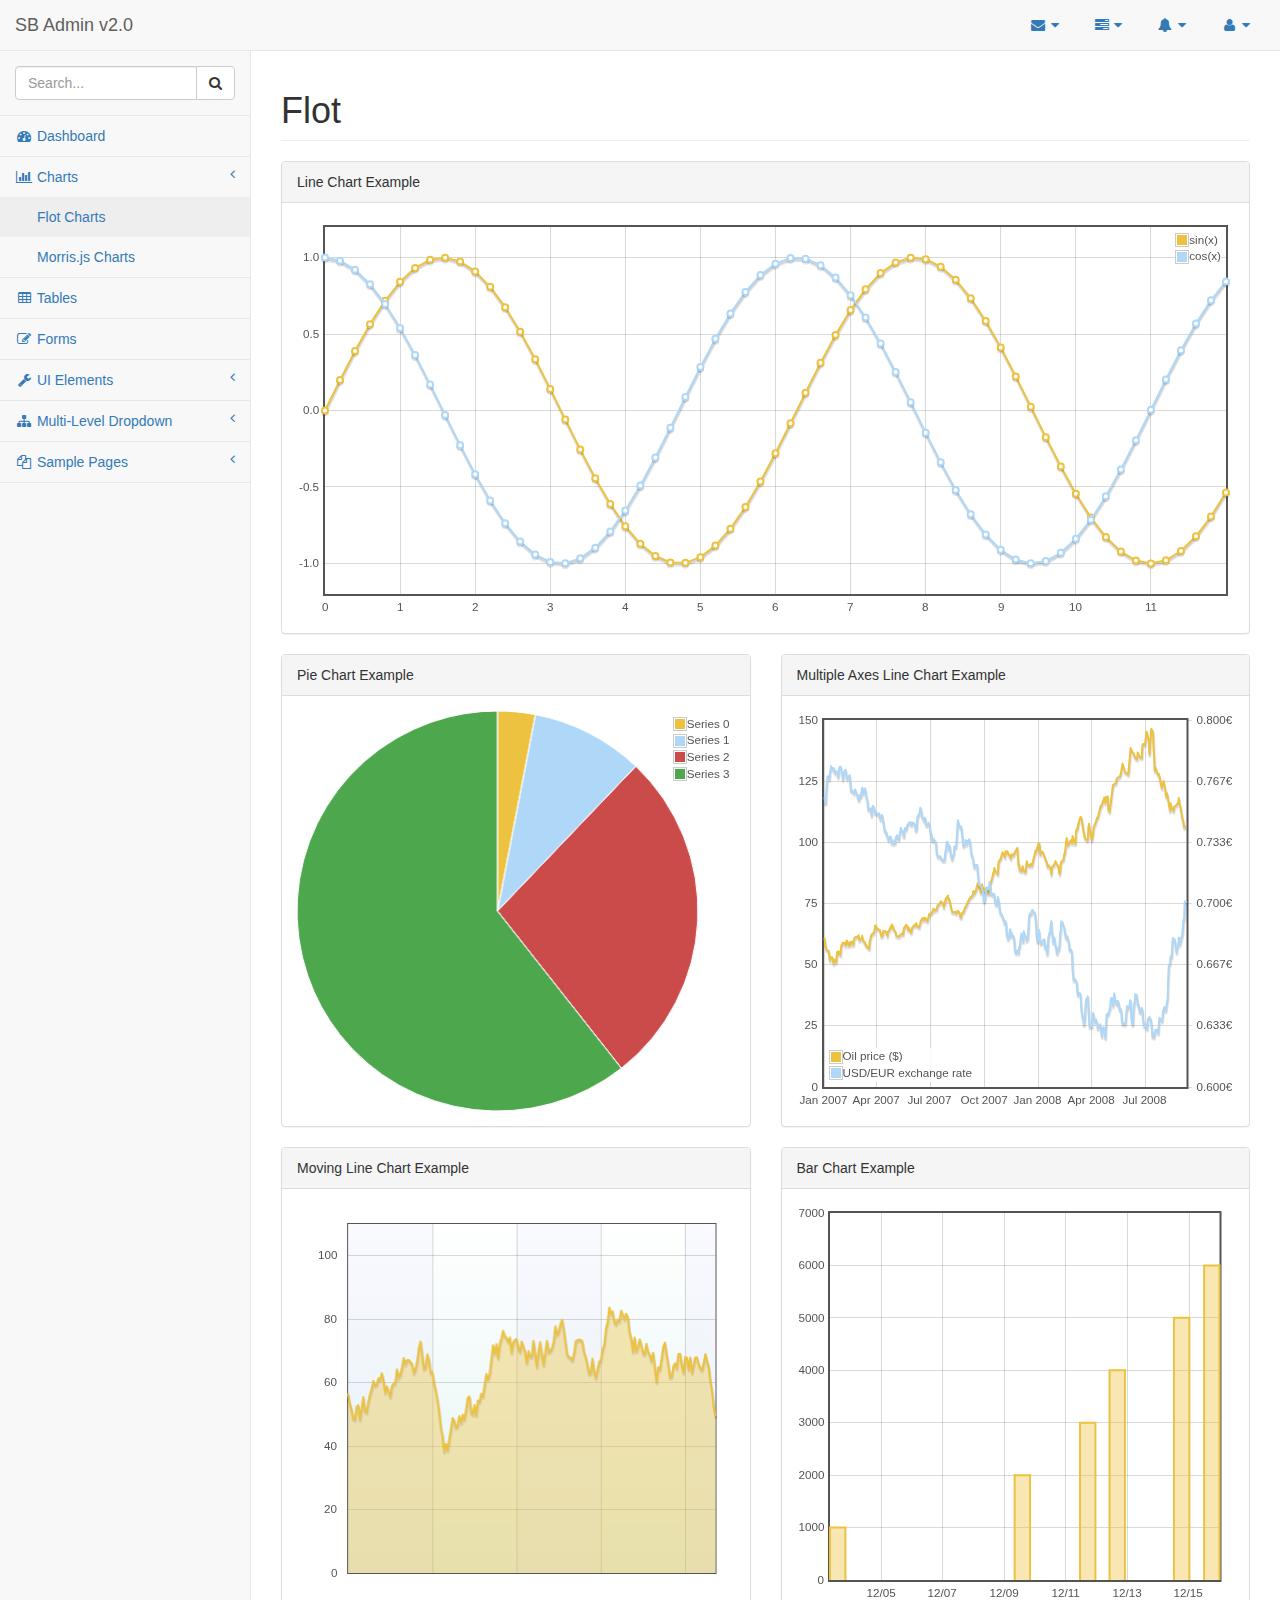
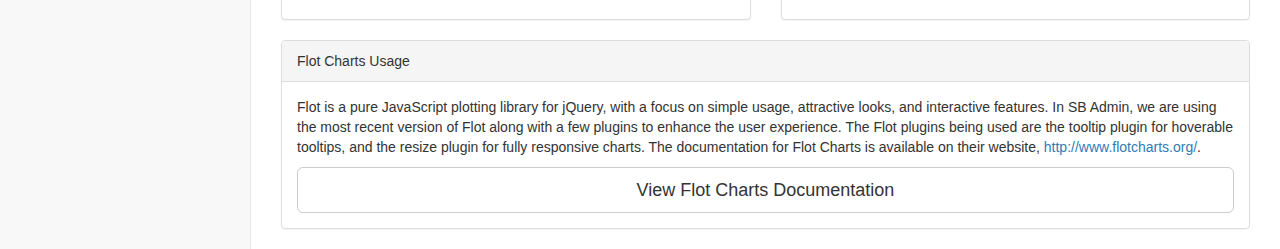
<file: good2great/admin/pages/flot.html>
<!DOCTYPE html>
<html lang="en">

<head>

    <meta charset="utf-8">
    <meta http-equiv="X-UA-Compatible" content="IE=edge">
    <meta name="viewport" content="width=device-width, initial-scale=1">
    <meta name="description" content="">
    <meta name="author" content="">

    <title>SB Admin 2 - Bootstrap Admin Theme</title>

    <!-- Bootstrap Core CSS -->
    <link href="../vendor/bootstrap/css/bootstrap.min.css" rel="stylesheet">

    <!-- MetisMenu CSS -->
    <link href="../vendor/metisMenu/metisMenu.min.css" rel="stylesheet">

    <!-- Custom CSS -->
    <link href="../dist/css/sb-admin-2.css" rel="stylesheet">

    <!-- Morris Charts CSS -->
    <link href="../vendor/morrisjs/morris.css" rel="stylesheet">

    <!-- Custom Fonts -->
    <link href="../vendor/font-awesome/css/font-awesome.min.css" rel="stylesheet" type="text/css">

    <!-- HTML5 Shim and Respond.js IE8 support of HTML5 elements and media queries -->
    <!-- WARNING: Respond.js doesn't work if you view the page via file:// -->
    <!--[if lt IE 9]>
        <script src="https://oss.maxcdn.com/libs/html5shiv/3.7.0/html5shiv.js"></script>
        <script src="https://oss.maxcdn.com/libs/respond.js/1.4.2/respond.min.js"></script>
    <![endif]-->

</head>

<body>

    <div id="wrapper">

        <!-- Navigation -->
        <nav class="navbar navbar-default navbar-static-top" role="navigation" style="margin-bottom: 0">
            <div class="navbar-header">
                <button type="button" class="navbar-toggle" data-toggle="collapse" data-target=".navbar-collapse">
                    <span class="sr-only">Toggle navigation</span>
                    <span class="icon-bar"></span>
                    <span class="icon-bar"></span>
                    <span class="icon-bar"></span>
                </button>
                <a class="navbar-brand" href="index.html">SB Admin v2.0</a>
            </div>
            <!-- /.navbar-header -->

            <ul class="nav navbar-top-links navbar-right">
                <li class="dropdown">
                    <a class="dropdown-toggle" data-toggle="dropdown" href="#">
                        <i class="fa fa-envelope fa-fw"></i> <i class="fa fa-caret-down"></i>
                    </a>
                    <ul class="dropdown-menu dropdown-messages">
                        <li>
                            <a href="#">
                                <div>
                                    <strong>John Smith</strong>
                                    <span class="pull-right text-muted">
                                        <em>Yesterday</em>
                                    </span>
                                </div>
                                <div>Lorem ipsum dolor sit amet, consectetur adipiscing elit. Pellentesque eleifend...</div>
                            </a>
                        </li>
                        <li class="divider"></li>
                        <li>
                            <a href="#">
                                <div>
                                    <strong>John Smith</strong>
                                    <span class="pull-right text-muted">
                                        <em>Yesterday</em>
                                    </span>
                                </div>
                                <div>Lorem ipsum dolor sit amet, consectetur adipiscing elit. Pellentesque eleifend...</div>
                            </a>
                        </li>
                        <li class="divider"></li>
                        <li>
                            <a href="#">
                                <div>
                                    <strong>John Smith</strong>
                                    <span class="pull-right text-muted">
                                        <em>Yesterday</em>
                                    </span>
                                </div>
                                <div>Lorem ipsum dolor sit amet, consectetur adipiscing elit. Pellentesque eleifend...</div>
                            </a>
                        </li>
                        <li class="divider"></li>
                        <li>
                            <a class="text-center" href="#">
                                <strong>Read All Messages</strong>
                                <i class="fa fa-angle-right"></i>
                            </a>
                        </li>
                    </ul>
                    <!-- /.dropdown-messages -->
                </li>
                <!-- /.dropdown -->
                <li class="dropdown">
                    <a class="dropdown-toggle" data-toggle="dropdown" href="#">
                        <i class="fa fa-tasks fa-fw"></i> <i class="fa fa-caret-down"></i>
                    </a>
                    <ul class="dropdown-menu dropdown-tasks">
                        <li>
                            <a href="#">
                                <div>
                                    <p>
                                        <strong>Task 1</strong>
                                        <span class="pull-right text-muted">40% Complete</span>
                                    </p>
                                    <div class="progress progress-striped active">
                                        <div class="progress-bar progress-bar-success" role="progressbar" aria-valuenow="40" aria-valuemin="0" aria-valuemax="100" style="width: 40%">
                                            <span class="sr-only">40% Complete (success)</span>
                                        </div>
                                    </div>
                                </div>
                            </a>
                        </li>
                        <li class="divider"></li>
                        <li>
                            <a href="#">
                                <div>
                                    <p>
                                        <strong>Task 2</strong>
                                        <span class="pull-right text-muted">20% Complete</span>
                                    </p>
                                    <div class="progress progress-striped active">
                                        <div class="progress-bar progress-bar-info" role="progressbar" aria-valuenow="20" aria-valuemin="0" aria-valuemax="100" style="width: 20%">
                                            <span class="sr-only">20% Complete</span>
                                        </div>
                                    </div>
                                </div>
                            </a>
                        </li>
                        <li class="divider"></li>
                        <li>
                            <a href="#">
                                <div>
                                    <p>
                                        <strong>Task 3</strong>
                                        <span class="pull-right text-muted">60% Complete</span>
                                    </p>
                                    <div class="progress progress-striped active">
                                        <div class="progress-bar progress-bar-warning" role="progressbar" aria-valuenow="60" aria-valuemin="0" aria-valuemax="100" style="width: 60%">
                                            <span class="sr-only">60% Complete (warning)</span>
                                        </div>
                                    </div>
                                </div>
                            </a>
                        </li>
                        <li class="divider"></li>
                        <li>
                            <a href="#">
                                <div>
                                    <p>
                                        <strong>Task 4</strong>
                                        <span class="pull-right text-muted">80% Complete</span>
                                    </p>
                                    <div class="progress progress-striped active">
                                        <div class="progress-bar progress-bar-danger" role="progressbar" aria-valuenow="80" aria-valuemin="0" aria-valuemax="100" style="width: 80%">
                                            <span class="sr-only">80% Complete (danger)</span>
                                        </div>
                                    </div>
                                </div>
                            </a>
                        </li>
                        <li class="divider"></li>
                        <li>
                            <a class="text-center" href="#">
                                <strong>See All Tasks</strong>
                                <i class="fa fa-angle-right"></i>
                            </a>
                        </li>
                    </ul>
                    <!-- /.dropdown-tasks -->
                </li>
                <!-- /.dropdown -->
                <li class="dropdown">
                    <a class="dropdown-toggle" data-toggle="dropdown" href="#">
                        <i class="fa fa-bell fa-fw"></i> <i class="fa fa-caret-down"></i>
                    </a>
                    <ul class="dropdown-menu dropdown-alerts">
                        <li>
                            <a href="#">
                                <div>
                                    <i class="fa fa-comment fa-fw"></i> New Comment
                                    <span class="pull-right text-muted small">4 minutes ago</span>
                                </div>
                            </a>
                        </li>
                        <li class="divider"></li>
                        <li>
                            <a href="#">
                                <div>
                                    <i class="fa fa-twitter fa-fw"></i> 3 New Followers
                                    <span class="pull-right text-muted small">12 minutes ago</span>
                                </div>
                            </a>
                        </li>
                        <li class="divider"></li>
                        <li>
                            <a href="#">
                                <div>
                                    <i class="fa fa-envelope fa-fw"></i> Message Sent
                                    <span class="pull-right text-muted small">4 minutes ago</span>
                                </div>
                            </a>
                        </li>
                        <li class="divider"></li>
                        <li>
                            <a href="#">
                                <div>
                                    <i class="fa fa-tasks fa-fw"></i> New Task
                                    <span class="pull-right text-muted small">4 minutes ago</span>
                                </div>
                            </a>
                        </li>
                        <li class="divider"></li>
                        <li>
                            <a href="#">
                                <div>
                                    <i class="fa fa-upload fa-fw"></i> Server Rebooted
                                    <span class="pull-right text-muted small">4 minutes ago</span>
                                </div>
                            </a>
                        </li>
                        <li class="divider"></li>
                        <li>
                            <a class="text-center" href="#">
                                <strong>See All Alerts</strong>
                                <i class="fa fa-angle-right"></i>
                            </a>
                        </li>
                    </ul>
                    <!-- /.dropdown-alerts -->
                </li>
                <!-- /.dropdown -->
                <li class="dropdown">
                    <a class="dropdown-toggle" data-toggle="dropdown" href="#">
                        <i class="fa fa-user fa-fw"></i> <i class="fa fa-caret-down"></i>
                    </a>
                    <ul class="dropdown-menu dropdown-user">
                        <li><a href="#"><i class="fa fa-user fa-fw"></i> User Profile</a>
                        </li>
                        <li><a href="#"><i class="fa fa-gear fa-fw"></i> Settings</a>
                        </li>
                        <li class="divider"></li>
                        <li><a href="login.html"><i class="fa fa-sign-out fa-fw"></i> Logout</a>
                        </li>
                    </ul>
                    <!-- /.dropdown-user -->
                </li>
                <!-- /.dropdown -->
            </ul>
            <!-- /.navbar-top-links -->

            <div class="navbar-default sidebar" role="navigation">
                <div class="sidebar-nav navbar-collapse">
                    <ul class="nav" id="side-menu">
                        <li class="sidebar-search">
                            <div class="input-group custom-search-form">
                                <input type="text" class="form-control" placeholder="Search...">
                                <span class="input-group-btn">
                                <button class="btn btn-default" type="button">
                                    <i class="fa fa-search"></i>
                                </button>
                            </span>
                            </div>
                            <!-- /input-group -->
                        </li>
                        <li>
                            <a href="index.html"><i class="fa fa-dashboard fa-fw"></i> Dashboard</a>
                        </li>
                        <li>
                            <a href="#"><i class="fa fa-bar-chart-o fa-fw"></i> Charts<span class="fa arrow"></span></a>
                            <ul class="nav nav-second-level">
                                <li>
                                    <a href="flot.html">Flot Charts</a>
                                </li>
                                <li>
                                    <a href="morris.html">Morris.js Charts</a>
                                </li>
                            </ul>
                            <!-- /.nav-second-level -->
                        </li>
                        <li>
                            <a href="tables.html"><i class="fa fa-table fa-fw"></i> Tables</a>
                        </li>
                        <li>
                            <a href="forms.html"><i class="fa fa-edit fa-fw"></i> Forms</a>
                        </li>
                        <li>
                            <a href="#"><i class="fa fa-wrench fa-fw"></i> UI Elements<span class="fa arrow"></span></a>
                            <ul class="nav nav-second-level">
                                <li>
                                    <a href="panels-wells.html">Panels and Wells</a>
                                </li>
                                <li>
                                    <a href="buttons.html">Buttons</a>
                                </li>
                                <li>
                                    <a href="notifications.html">Notifications</a>
                                </li>
                                <li>
                                    <a href="typography.html">Typography</a>
                                </li>
                                <li>
                                    <a href="icons.html"> Icons</a>
                                </li>
                                <li>
                                    <a href="grid.html">Grid</a>
                                </li>
                            </ul>
                            <!-- /.nav-second-level -->
                        </li>
                        <li>
                            <a href="#"><i class="fa fa-sitemap fa-fw"></i> Multi-Level Dropdown<span class="fa arrow"></span></a>
                            <ul class="nav nav-second-level">
                                <li>
                                    <a href="#">Second Level Item</a>
                                </li>
                                <li>
                                    <a href="#">Second Level Item</a>
                                </li>
                                <li>
                                    <a href="#">Third Level <span class="fa arrow"></span></a>
                                    <ul class="nav nav-third-level">
                                        <li>
                                            <a href="#">Third Level Item</a>
                                        </li>
                                        <li>
                                            <a href="#">Third Level Item</a>
                                        </li>
                                        <li>
                                            <a href="#">Third Level Item</a>
                                        </li>
                                        <li>
                                            <a href="#">Third Level Item</a>
                                        </li>
                                    </ul>
                                    <!-- /.nav-third-level -->
                                </li>
                            </ul>
                            <!-- /.nav-second-level -->
                        </li>
                        <li>
                            <a href="#"><i class="fa fa-files-o fa-fw"></i> Sample Pages<span class="fa arrow"></span></a>
                            <ul class="nav nav-second-level">
                                <li>
                                    <a href="blank.html">Blank Page</a>
                                </li>
                                <li>
                                    <a href="login.html">Login Page</a>
                                </li>
                            </ul>
                            <!-- /.nav-second-level -->
                        </li>
                    </ul>
                </div>
                <!-- /.sidebar-collapse -->
            </div>
            <!-- /.navbar-static-side -->
        </nav>

        <div id="page-wrapper">
            <div class="row">
                <div class="col-lg-12">
                    <h1 class="page-header">Flot</h1>
                </div>
                <!-- /.col-lg-12 -->
            </div>
            <!-- /.row -->
            <div class="row">
                <div class="col-lg-12">
                    <div class="panel panel-default">
                        <div class="panel-heading">
                            Line Chart Example
                        </div>
                        <!-- /.panel-heading -->
                        <div class="panel-body">
                            <div class="flot-chart">
                                <div class="flot-chart-content" id="flot-line-chart"></div>
                            </div>
                        </div>
                        <!-- /.panel-body -->
                    </div>
                    <!-- /.panel -->
                </div>
                <!-- /.col-lg-12 -->
                <div class="col-lg-6">
                    <div class="panel panel-default">
                        <div class="panel-heading">
                            Pie Chart Example
                        </div>
                        <!-- /.panel-heading -->
                        <div class="panel-body">
                            <div class="flot-chart">
                                <div class="flot-chart-content" id="flot-pie-chart"></div>
                            </div>
                        </div>
                        <!-- /.panel-body -->
                    </div>
                    <!-- /.panel -->
                </div>
                <!-- /.col-lg-6 -->
                <div class="col-lg-6">
                    <div class="panel panel-default">
                        <div class="panel-heading">
                            Multiple Axes Line Chart Example
                        </div>
                        <!-- /.panel-heading -->
                        <div class="panel-body">
                            <div class="flot-chart">
                                <div class="flot-chart-content" id="flot-line-chart-multi"></div>
                            </div>
                        </div>
                        <!-- /.panel-body -->
                    </div>
                    <!-- /.panel -->
                </div>
                <!-- /.col-lg-6 -->
                <div class="col-lg-6">
                    <div class="panel panel-default">
                        <div class="panel-heading">
                            Moving Line Chart Example
                        </div>
                        <!-- /.panel-heading -->
                        <div class="panel-body">
                            <div class="flot-chart">
                                <div class="flot-chart-content" id="flot-line-chart-moving"></div>
                            </div>
                        </div>
                        <!-- /.panel-body -->
                    </div>
                    <!-- /.panel -->
                </div>
                <!-- /.col-lg-6 -->
                <div class="col-lg-6">
                    <div class="panel panel-default">
                        <div class="panel-heading">
                            Bar Chart Example
                        </div>
                        <!-- /.panel-heading -->
                        <div class="panel-body">
                            <div class="flot-chart">
                                <div class="flot-chart-content" id="flot-bar-chart"></div>
                            </div>
                        </div>
                        <!-- /.panel-body -->
                    </div>
                    <!-- /.panel -->
                </div>
                <!-- /.col-lg-6 -->
                <div class="col-lg-12">
                    <div class="panel panel-default">
                        <div class="panel-heading">
                            Flot Charts Usage
                        </div>
                        <!-- /.panel-heading -->
                        <div class="panel-body">
                            <p>Flot is a pure JavaScript plotting library for jQuery, with a focus on simple usage, attractive looks, and interactive features. In SB Admin, we are using the most recent version of Flot along with a few plugins to enhance the user experience. The Flot plugins being used are the tooltip plugin for hoverable tooltips, and the resize plugin for fully responsive charts. The documentation for Flot Charts is available on their website, <a target="_blank" href="http://www.flotcharts.org/">http://www.flotcharts.org/</a>.</p>
                            <a target="_blank" class="btn btn-default btn-lg btn-block" href="http://www.flotcharts.org/">View Flot Charts Documentation</a>
                        </div>
                        <!-- /.panel-body -->
                    </div>
                    <!-- /.panel -->
                </div>
                <!-- /.col-lg-6 -->
            </div>
            <!-- /.row -->
        </div>
        <!-- /#page-wrapper -->

    </div>
    <!-- /#wrapper -->

    <!-- jQuery -->
    <script src="../vendor/jquery/jquery.min.js"></script>

    <!-- Bootstrap Core JavaScript -->
    <script src="../vendor/bootstrap/js/bootstrap.min.js"></script>

    <!-- Metis Menu Plugin JavaScript -->
    <script src="../vendor/metisMenu/metisMenu.min.js"></script>

    <!-- Flot Charts JavaScript -->
    <script src="../vendor/flot/excanvas.min.js"></script>
    <script src="../vendor/flot/jquery.flot.js"></script>
    <script src="../vendor/flot/jquery.flot.pie.js"></script>
    <script src="../vendor/flot/jquery.flot.resize.js"></script>
    <script src="../vendor/flot/jquery.flot.time.js"></script>
    <script src="../vendor/flot-tooltip/jquery.flot.tooltip.min.js"></script>
    <script src="../data/flot-data.js"></script>

    <!-- Custom Theme JavaScript -->
    <script src="../dist/js/sb-admin-2.js"></script>

</body>

</html>
</file>
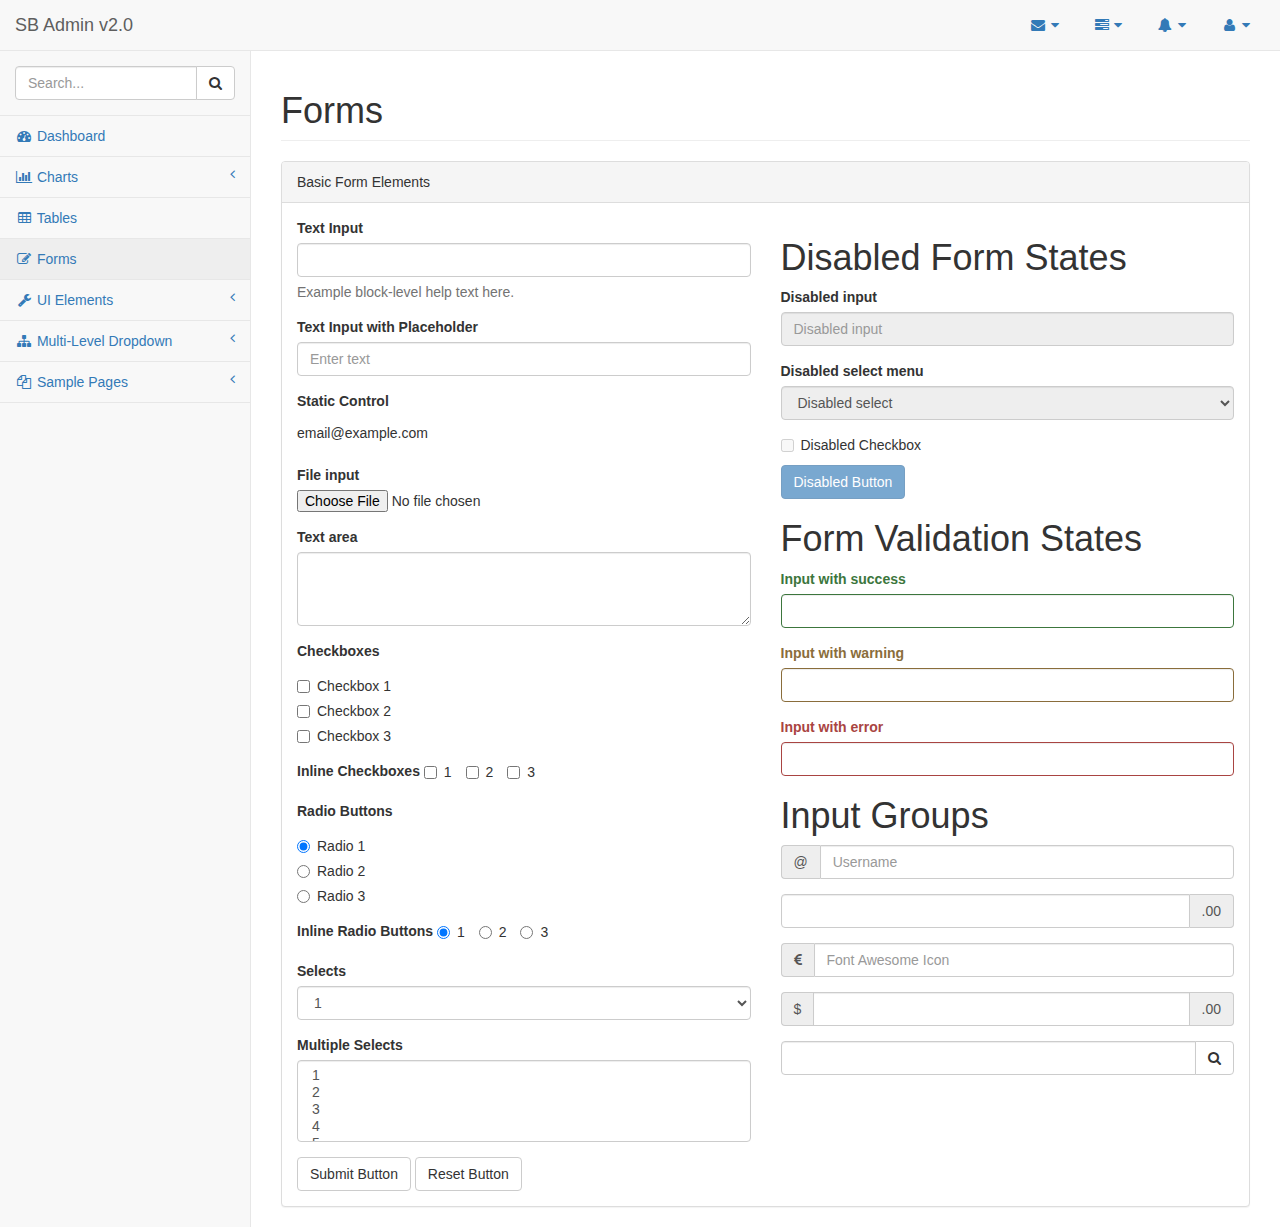
<file: good2great/admin/pages/forms.html>
<!DOCTYPE html>
<html lang="en">

<head>

    <meta charset="utf-8">
    <meta http-equiv="X-UA-Compatible" content="IE=edge">
    <meta name="viewport" content="width=device-width, initial-scale=1">
    <meta name="description" content="">
    <meta name="author" content="">

    <title>SB Admin 2 - Bootstrap Admin Theme</title>

    <!-- Bootstrap Core CSS -->
    <link href="../vendor/bootstrap/css/bootstrap.min.css" rel="stylesheet">

    <!-- MetisMenu CSS -->
    <link href="../vendor/metisMenu/metisMenu.min.css" rel="stylesheet">

    <!-- Custom CSS -->
    <link href="../dist/css/sb-admin-2.css" rel="stylesheet">

    <!-- Custom Fonts -->
    <link href="../vendor/font-awesome/css/font-awesome.min.css" rel="stylesheet" type="text/css">

    <!-- HTML5 Shim and Respond.js IE8 support of HTML5 elements and media queries -->
    <!-- WARNING: Respond.js doesn't work if you view the page via file:// -->
    <!--[if lt IE 9]>
        <script src="https://oss.maxcdn.com/libs/html5shiv/3.7.0/html5shiv.js"></script>
        <script src="https://oss.maxcdn.com/libs/respond.js/1.4.2/respond.min.js"></script>
    <![endif]-->

</head>

<body>

    <div id="wrapper">

        <!-- Navigation -->
        <nav class="navbar navbar-default navbar-static-top" role="navigation" style="margin-bottom: 0">
            <div class="navbar-header">
                <button type="button" class="navbar-toggle" data-toggle="collapse" data-target=".navbar-collapse">
                    <span class="sr-only">Toggle navigation</span>
                    <span class="icon-bar"></span>
                    <span class="icon-bar"></span>
                    <span class="icon-bar"></span>
                </button>
                <a class="navbar-brand" href="index.html">SB Admin v2.0</a>
            </div>
            <!-- /.navbar-header -->

            <ul class="nav navbar-top-links navbar-right">
                <li class="dropdown">
                    <a class="dropdown-toggle" data-toggle="dropdown" href="#">
                        <i class="fa fa-envelope fa-fw"></i> <i class="fa fa-caret-down"></i>
                    </a>
                    <ul class="dropdown-menu dropdown-messages">
                        <li>
                            <a href="#">
                                <div>
                                    <strong>John Smith</strong>
                                    <span class="pull-right text-muted">
                                        <em>Yesterday</em>
                                    </span>
                                </div>
                                <div>Lorem ipsum dolor sit amet, consectetur adipiscing elit. Pellentesque eleifend...</div>
                            </a>
                        </li>
                        <li class="divider"></li>
                        <li>
                            <a href="#">
                                <div>
                                    <strong>John Smith</strong>
                                    <span class="pull-right text-muted">
                                        <em>Yesterday</em>
                                    </span>
                                </div>
                                <div>Lorem ipsum dolor sit amet, consectetur adipiscing elit. Pellentesque eleifend...</div>
                            </a>
                        </li>
                        <li class="divider"></li>
                        <li>
                            <a href="#">
                                <div>
                                    <strong>John Smith</strong>
                                    <span class="pull-right text-muted">
                                        <em>Yesterday</em>
                                    </span>
                                </div>
                                <div>Lorem ipsum dolor sit amet, consectetur adipiscing elit. Pellentesque eleifend...</div>
                            </a>
                        </li>
                        <li class="divider"></li>
                        <li>
                            <a class="text-center" href="#">
                                <strong>Read All Messages</strong>
                                <i class="fa fa-angle-right"></i>
                            </a>
                        </li>
                    </ul>
                    <!-- /.dropdown-messages -->
                </li>
                <!-- /.dropdown -->
                <li class="dropdown">
                    <a class="dropdown-toggle" data-toggle="dropdown" href="#">
                        <i class="fa fa-tasks fa-fw"></i> <i class="fa fa-caret-down"></i>
                    </a>
                    <ul class="dropdown-menu dropdown-tasks">
                        <li>
                            <a href="#">
                                <div>
                                    <p>
                                        <strong>Task 1</strong>
                                        <span class="pull-right text-muted">40% Complete</span>
                                    </p>
                                    <div class="progress progress-striped active">
                                        <div class="progress-bar progress-bar-success" role="progressbar" aria-valuenow="40" aria-valuemin="0" aria-valuemax="100" style="width: 40%">
                                            <span class="sr-only">40% Complete (success)</span>
                                        </div>
                                    </div>
                                </div>
                            </a>
                        </li>
                        <li class="divider"></li>
                        <li>
                            <a href="#">
                                <div>
                                    <p>
                                        <strong>Task 2</strong>
                                        <span class="pull-right text-muted">20% Complete</span>
                                    </p>
                                    <div class="progress progress-striped active">
                                        <div class="progress-bar progress-bar-info" role="progressbar" aria-valuenow="20" aria-valuemin="0" aria-valuemax="100" style="width: 20%">
                                            <span class="sr-only">20% Complete</span>
                                        </div>
                                    </div>
                                </div>
                            </a>
                        </li>
                        <li class="divider"></li>
                        <li>
                            <a href="#">
                                <div>
                                    <p>
                                        <strong>Task 3</strong>
                                        <span class="pull-right text-muted">60% Complete</span>
                                    </p>
                                    <div class="progress progress-striped active">
                                        <div class="progress-bar progress-bar-warning" role="progressbar" aria-valuenow="60" aria-valuemin="0" aria-valuemax="100" style="width: 60%">
                                            <span class="sr-only">60% Complete (warning)</span>
                                        </div>
                                    </div>
                                </div>
                            </a>
                        </li>
                        <li class="divider"></li>
                        <li>
                            <a href="#">
                                <div>
                                    <p>
                                        <strong>Task 4</strong>
                                        <span class="pull-right text-muted">80% Complete</span>
                                    </p>
                                    <div class="progress progress-striped active">
                                        <div class="progress-bar progress-bar-danger" role="progressbar" aria-valuenow="80" aria-valuemin="0" aria-valuemax="100" style="width: 80%">
                                            <span class="sr-only">80% Complete (danger)</span>
                                        </div>
                                    </div>
                                </div>
                            </a>
                        </li>
                        <li class="divider"></li>
                        <li>
                            <a class="text-center" href="#">
                                <strong>See All Tasks</strong>
                                <i class="fa fa-angle-right"></i>
                            </a>
                        </li>
                    </ul>
                    <!-- /.dropdown-tasks -->
                </li>
                <!-- /.dropdown -->
                <li class="dropdown">
                    <a class="dropdown-toggle" data-toggle="dropdown" href="#">
                        <i class="fa fa-bell fa-fw"></i> <i class="fa fa-caret-down"></i>
                    </a>
                    <ul class="dropdown-menu dropdown-alerts">
                        <li>
                            <a href="#">
                                <div>
                                    <i class="fa fa-comment fa-fw"></i> New Comment
                                    <span class="pull-right text-muted small">4 minutes ago</span>
                                </div>
                            </a>
                        </li>
                        <li class="divider"></li>
                        <li>
                            <a href="#">
                                <div>
                                    <i class="fa fa-twitter fa-fw"></i> 3 New Followers
                                    <span class="pull-right text-muted small">12 minutes ago</span>
                                </div>
                            </a>
                        </li>
                        <li class="divider"></li>
                        <li>
                            <a href="#">
                                <div>
                                    <i class="fa fa-envelope fa-fw"></i> Message Sent
                                    <span class="pull-right text-muted small">4 minutes ago</span>
                                </div>
                            </a>
                        </li>
                        <li class="divider"></li>
                        <li>
                            <a href="#">
                                <div>
                                    <i class="fa fa-tasks fa-fw"></i> New Task
                                    <span class="pull-right text-muted small">4 minutes ago</span>
                                </div>
                            </a>
                        </li>
                        <li class="divider"></li>
                        <li>
                            <a href="#">
                                <div>
                                    <i class="fa fa-upload fa-fw"></i> Server Rebooted
                                    <span class="pull-right text-muted small">4 minutes ago</span>
                                </div>
                            </a>
                        </li>
                        <li class="divider"></li>
                        <li>
                            <a class="text-center" href="#">
                                <strong>See All Alerts</strong>
                                <i class="fa fa-angle-right"></i>
                            </a>
                        </li>
                    </ul>
                    <!-- /.dropdown-alerts -->
                </li>
                <!-- /.dropdown -->
                <li class="dropdown">
                    <a class="dropdown-toggle" data-toggle="dropdown" href="#">
                        <i class="fa fa-user fa-fw"></i> <i class="fa fa-caret-down"></i>
                    </a>
                    <ul class="dropdown-menu dropdown-user">
                        <li><a href="#"><i class="fa fa-user fa-fw"></i> User Profile</a>
                        </li>
                        <li><a href="#"><i class="fa fa-gear fa-fw"></i> Settings</a>
                        </li>
                        <li class="divider"></li>
                        <li><a href="login.html"><i class="fa fa-sign-out fa-fw"></i> Logout</a>
                        </li>
                    </ul>
                    <!-- /.dropdown-user -->
                </li>
                <!-- /.dropdown -->
            </ul>
            <!-- /.navbar-top-links -->

            <div class="navbar-default sidebar" role="navigation">
                <div class="sidebar-nav navbar-collapse">
                    <ul class="nav" id="side-menu">
                        <li class="sidebar-search">
                            <div class="input-group custom-search-form">
                                <input type="text" class="form-control" placeholder="Search...">
                                <span class="input-group-btn">
                                <button class="btn btn-default" type="button">
                                    <i class="fa fa-search"></i>
                                </button>
                            </span>
                            </div>
                            <!-- /input-group -->
                        </li>
                        <li>
                            <a href="index.html"><i class="fa fa-dashboard fa-fw"></i> Dashboard</a>
                        </li>
                        <li>
                            <a href="#"><i class="fa fa-bar-chart-o fa-fw"></i> Charts<span class="fa arrow"></span></a>
                            <ul class="nav nav-second-level">
                                <li>
                                    <a href="flot.html">Flot Charts</a>
                                </li>
                                <li>
                                    <a href="morris.html">Morris.js Charts</a>
                                </li>
                            </ul>
                            <!-- /.nav-second-level -->
                        </li>
                        <li>
                            <a href="tables.html"><i class="fa fa-table fa-fw"></i> Tables</a>
                        </li>
                        <li>
                            <a href="forms.html"><i class="fa fa-edit fa-fw"></i> Forms</a>
                        </li>
                        <li>
                            <a href="#"><i class="fa fa-wrench fa-fw"></i> UI Elements<span class="fa arrow"></span></a>
                            <ul class="nav nav-second-level">
                                <li>
                                    <a href="panels-wells.html">Panels and Wells</a>
                                </li>
                                <li>
                                    <a href="buttons.html">Buttons</a>
                                </li>
                                <li>
                                    <a href="notifications.html">Notifications</a>
                                </li>
                                <li>
                                    <a href="typography.html">Typography</a>
                                </li>
                                <li>
                                    <a href="icons.html"> Icons</a>
                                </li>
                                <li>
                                    <a href="grid.html">Grid</a>
                                </li>
                            </ul>
                            <!-- /.nav-second-level -->
                        </li>
                        <li>
                            <a href="#"><i class="fa fa-sitemap fa-fw"></i> Multi-Level Dropdown<span class="fa arrow"></span></a>
                            <ul class="nav nav-second-level">
                                <li>
                                    <a href="#">Second Level Item</a>
                                </li>
                                <li>
                                    <a href="#">Second Level Item</a>
                                </li>
                                <li>
                                    <a href="#">Third Level <span class="fa arrow"></span></a>
                                    <ul class="nav nav-third-level">
                                        <li>
                                            <a href="#">Third Level Item</a>
                                        </li>
                                        <li>
                                            <a href="#">Third Level Item</a>
                                        </li>
                                        <li>
                                            <a href="#">Third Level Item</a>
                                        </li>
                                        <li>
                                            <a href="#">Third Level Item</a>
                                        </li>
                                    </ul>
                                    <!-- /.nav-third-level -->
                                </li>
                            </ul>
                            <!-- /.nav-second-level -->
                        </li>
                        <li>
                            <a href="#"><i class="fa fa-files-o fa-fw"></i> Sample Pages<span class="fa arrow"></span></a>
                            <ul class="nav nav-second-level">
                                <li>
                                    <a href="blank.html">Blank Page</a>
                                </li>
                                <li>
                                    <a href="login.html">Login Page</a>
                                </li>
                            </ul>
                            <!-- /.nav-second-level -->
                        </li>
                    </ul>
                </div>
                <!-- /.sidebar-collapse -->
            </div>
            <!-- /.navbar-static-side -->
        </nav>

        <div id="page-wrapper">
            <div class="row">
                <div class="col-lg-12">
                    <h1 class="page-header">Forms</h1>
                </div>
                <!-- /.col-lg-12 -->
            </div>
            <!-- /.row -->
            <div class="row">
                <div class="col-lg-12">
                    <div class="panel panel-default">
                        <div class="panel-heading">
                            Basic Form Elements
                        </div>
                        <div class="panel-body">
                            <div class="row">
                                <div class="col-lg-6">
                                    <form role="form">
                                        <div class="form-group">
                                            <label>Text Input</label>
                                            <input class="form-control">
                                            <p class="help-block">Example block-level help text here.</p>
                                        </div>
                                        <div class="form-group">
                                            <label>Text Input with Placeholder</label>
                                            <input class="form-control" placeholder="Enter text">
                                        </div>
                                        <div class="form-group">
                                            <label>Static Control</label>
                                            <p class="form-control-static">email@example.com</p>
                                        </div>
                                        <div class="form-group">
                                            <label>File input</label>
                                            <input type="file">
                                        </div>
                                        <div class="form-group">
                                            <label>Text area</label>
                                            <textarea class="form-control" rows="3"></textarea>
                                        </div>
                                        <div class="form-group">
                                            <label>Checkboxes</label>
                                            <div class="checkbox">
                                                <label>
                                                    <input type="checkbox" value="">Checkbox 1
                                                </label>
                                            </div>
                                            <div class="checkbox">
                                                <label>
                                                    <input type="checkbox" value="">Checkbox 2
                                                </label>
                                            </div>
                                            <div class="checkbox">
                                                <label>
                                                    <input type="checkbox" value="">Checkbox 3
                                                </label>
                                            </div>
                                        </div>
                                        <div class="form-group">
                                            <label>Inline Checkboxes</label>
                                            <label class="checkbox-inline">
                                                <input type="checkbox">1
                                            </label>
                                            <label class="checkbox-inline">
                                                <input type="checkbox">2
                                            </label>
                                            <label class="checkbox-inline">
                                                <input type="checkbox">3
                                            </label>
                                        </div>
                                        <div class="form-group">
                                            <label>Radio Buttons</label>
                                            <div class="radio">
                                                <label>
                                                    <input type="radio" name="optionsRadios" id="optionsRadios1" value="option1" checked>Radio 1
                                                </label>
                                            </div>
                                            <div class="radio">
                                                <label>
                                                    <input type="radio" name="optionsRadios" id="optionsRadios2" value="option2">Radio 2
                                                </label>
                                            </div>
                                            <div class="radio">
                                                <label>
                                                    <input type="radio" name="optionsRadios" id="optionsRadios3" value="option3">Radio 3
                                                </label>
                                            </div>
                                        </div>
                                        <div class="form-group">
                                            <label>Inline Radio Buttons</label>
                                            <label class="radio-inline">
                                                <input type="radio" name="optionsRadiosInline" id="optionsRadiosInline1" value="option1" checked>1
                                            </label>
                                            <label class="radio-inline">
                                                <input type="radio" name="optionsRadiosInline" id="optionsRadiosInline2" value="option2">2
                                            </label>
                                            <label class="radio-inline">
                                                <input type="radio" name="optionsRadiosInline" id="optionsRadiosInline3" value="option3">3
                                            </label>
                                        </div>
                                        <div class="form-group">
                                            <label>Selects</label>
                                            <select class="form-control">
                                                <option>1</option>
                                                <option>2</option>
                                                <option>3</option>
                                                <option>4</option>
                                                <option>5</option>
                                            </select>
                                        </div>
                                        <div class="form-group">
                                            <label>Multiple Selects</label>
                                            <select multiple class="form-control">
                                                <option>1</option>
                                                <option>2</option>
                                                <option>3</option>
                                                <option>4</option>
                                                <option>5</option>
                                            </select>
                                        </div>
                                        <button type="submit" class="btn btn-default">Submit Button</button>
                                        <button type="reset" class="btn btn-default">Reset Button</button>
                                    </form>
                                </div>
                                <!-- /.col-lg-6 (nested) -->
                                <div class="col-lg-6">
                                    <h1>Disabled Form States</h1>
                                    <form role="form">
                                        <fieldset disabled>
                                            <div class="form-group">
                                                <label for="disabledSelect">Disabled input</label>
                                                <input class="form-control" id="disabledInput" type="text" placeholder="Disabled input" disabled>
                                            </div>
                                            <div class="form-group">
                                                <label for="disabledSelect">Disabled select menu</label>
                                                <select id="disabledSelect" class="form-control">
                                                    <option>Disabled select</option>
                                                </select>
                                            </div>
                                            <div class="checkbox">
                                                <label>
                                                    <input type="checkbox">Disabled Checkbox
                                                </label>
                                            </div>
                                            <button type="submit" class="btn btn-primary">Disabled Button</button>
                                        </fieldset>
                                    </form>
                                    <h1>Form Validation States</h1>
                                    <form role="form">
                                        <div class="form-group has-success">
                                            <label class="control-label" for="inputSuccess">Input with success</label>
                                            <input type="text" class="form-control" id="inputSuccess">
                                        </div>
                                        <div class="form-group has-warning">
                                            <label class="control-label" for="inputWarning">Input with warning</label>
                                            <input type="text" class="form-control" id="inputWarning">
                                        </div>
                                        <div class="form-group has-error">
                                            <label class="control-label" for="inputError">Input with error</label>
                                            <input type="text" class="form-control" id="inputError">
                                        </div>
                                    </form>
                                    <h1>Input Groups</h1>
                                    <form role="form">
                                        <div class="form-group input-group">
                                            <span class="input-group-addon">@</span>
                                            <input type="text" class="form-control" placeholder="Username">
                                        </div>
                                        <div class="form-group input-group">
                                            <input type="text" class="form-control">
                                            <span class="input-group-addon">.00</span>
                                        </div>
                                        <div class="form-group input-group">
                                            <span class="input-group-addon"><i class="fa fa-eur"></i>
                                            </span>
                                            <input type="text" class="form-control" placeholder="Font Awesome Icon">
                                        </div>
                                        <div class="form-group input-group">
                                            <span class="input-group-addon">$</span>
                                            <input type="text" class="form-control">
                                            <span class="input-group-addon">.00</span>
                                        </div>
                                        <div class="form-group input-group">
                                            <input type="text" class="form-control">
                                            <span class="input-group-btn">
                                                <button class="btn btn-default" type="button"><i class="fa fa-search"></i>
                                                </button>
                                            </span>
                                        </div>
                                    </form>
                                </div>
                                <!-- /.col-lg-6 (nested) -->
                            </div>
                            <!-- /.row (nested) -->
                        </div>
                        <!-- /.panel-body -->
                    </div>
                    <!-- /.panel -->
                </div>
                <!-- /.col-lg-12 -->
            </div>
            <!-- /.row -->
        </div>
        <!-- /#page-wrapper -->

    </div>
    <!-- /#wrapper -->

    <!-- jQuery -->
    <script src="../vendor/jquery/jquery.min.js"></script>

    <!-- Bootstrap Core JavaScript -->
    <script src="../vendor/bootstrap/js/bootstrap.min.js"></script>

    <!-- Metis Menu Plugin JavaScript -->
    <script src="../vendor/metisMenu/metisMenu.min.js"></script>

    <!-- Custom Theme JavaScript -->
    <script src="../dist/js/sb-admin-2.js"></script>

</body>

</html>
</file>
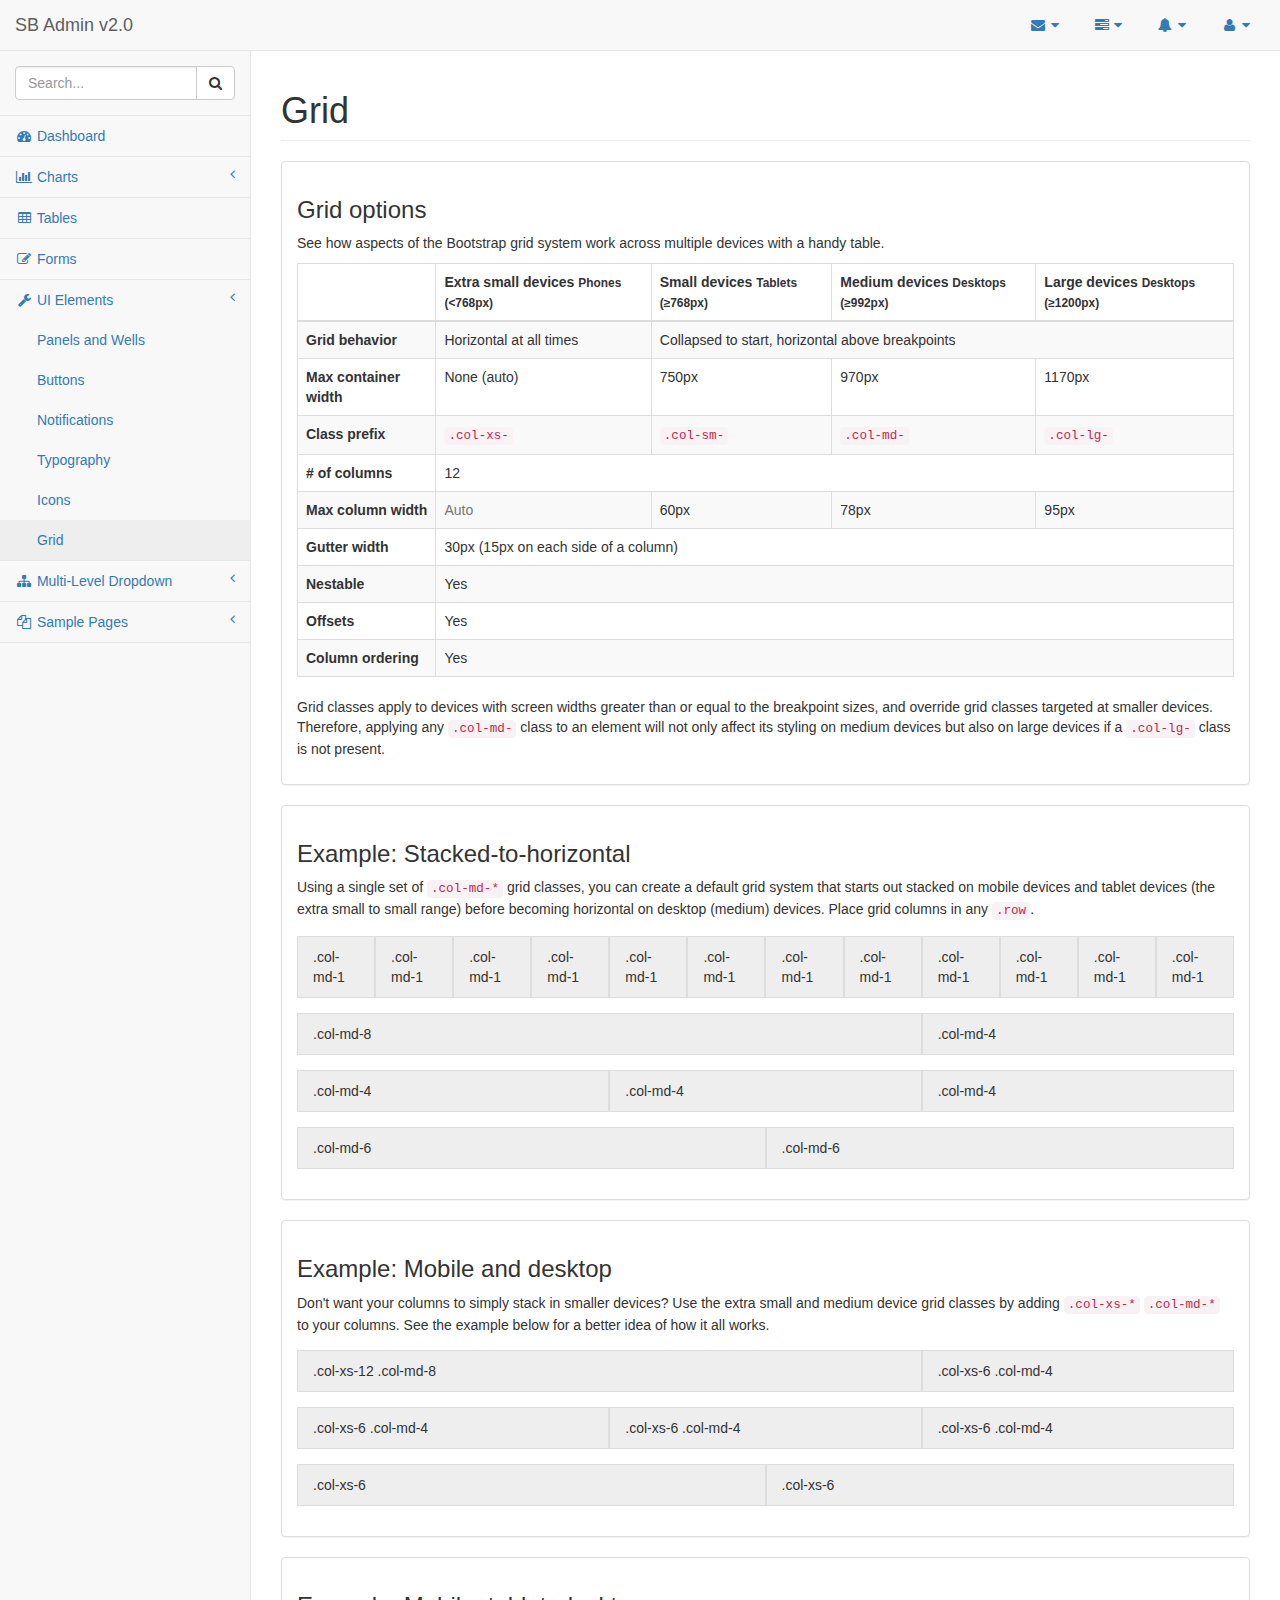
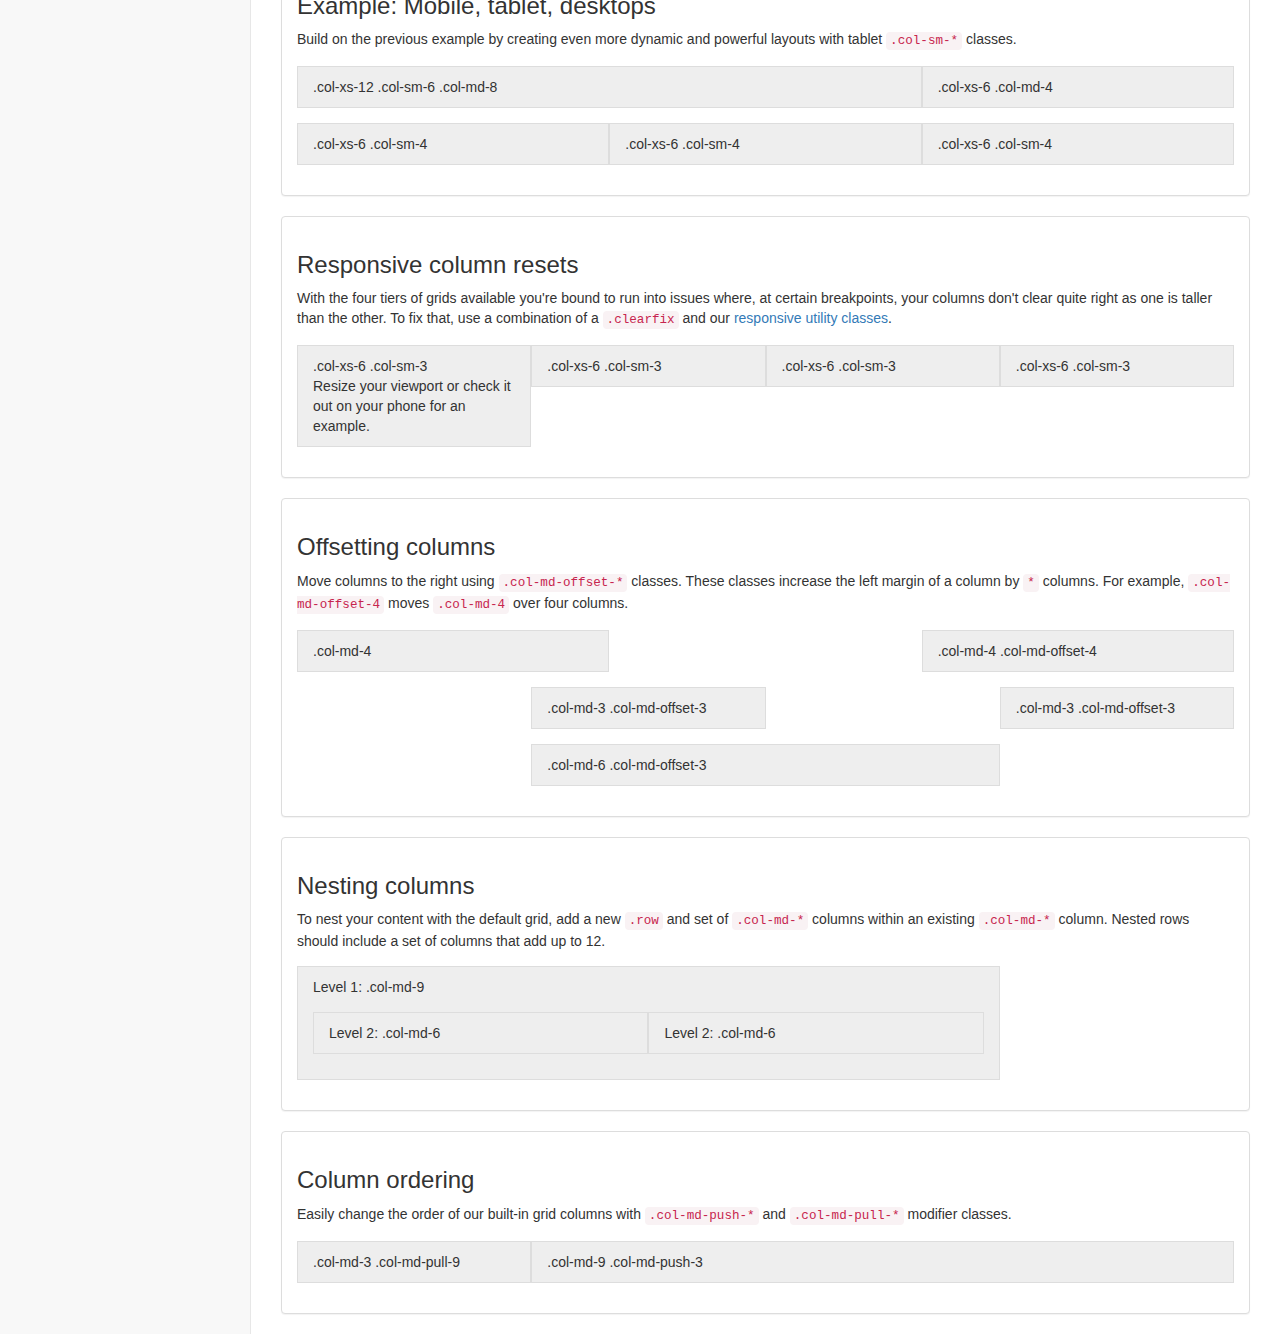
<file: good2great/admin/pages/grid.html>
<!DOCTYPE html>
<html lang="en">

<head>

    <meta charset="utf-8">
    <meta http-equiv="X-UA-Compatible" content="IE=edge">
    <meta name="viewport" content="width=device-width, initial-scale=1">
    <meta name="description" content="">
    <meta name="author" content="">

    <title>SB Admin 2 - Bootstrap Admin Theme</title>

    <!-- Bootstrap Core CSS -->
    <link href="../vendor/bootstrap/css/bootstrap.min.css" rel="stylesheet">

    <!-- MetisMenu CSS -->
    <link href="../vendor/metisMenu/metisMenu.min.css" rel="stylesheet">

    <!-- Custom CSS -->
    <link href="../dist/css/sb-admin-2.css" rel="stylesheet">

    <!-- Custom Fonts -->
    <link href="../vendor/font-awesome/css/font-awesome.min.css" rel="stylesheet" type="text/css">

    <!-- HTML5 Shim and Respond.js IE8 support of HTML5 elements and media queries -->
    <!-- WARNING: Respond.js doesn't work if you view the page via file:// -->
    <!--[if lt IE 9]>
        <script src="https://oss.maxcdn.com/libs/html5shiv/3.7.0/html5shiv.js"></script>
        <script src="https://oss.maxcdn.com/libs/respond.js/1.4.2/respond.min.js"></script>
    <![endif]-->

</head>

<body>

    <div id="wrapper">

        <!-- Navigation -->
        <nav class="navbar navbar-default navbar-static-top" role="navigation" style="margin-bottom: 0">
            <div class="navbar-header">
                <button type="button" class="navbar-toggle" data-toggle="collapse" data-target=".navbar-collapse">
                    <span class="sr-only">Toggle navigation</span>
                    <span class="icon-bar"></span>
                    <span class="icon-bar"></span>
                    <span class="icon-bar"></span>
                </button>
                <a class="navbar-brand" href="index.html">SB Admin v2.0</a>
            </div>
            <!-- /.navbar-header -->

            <ul class="nav navbar-top-links navbar-right">
                <li class="dropdown">
                    <a class="dropdown-toggle" data-toggle="dropdown" href="#">
                        <i class="fa fa-envelope fa-fw"></i> <i class="fa fa-caret-down"></i>
                    </a>
                    <ul class="dropdown-menu dropdown-messages">
                        <li>
                            <a href="#">
                                <div>
                                    <strong>John Smith</strong>
                                    <span class="pull-right text-muted">
                                        <em>Yesterday</em>
                                    </span>
                                </div>
                                <div>Lorem ipsum dolor sit amet, consectetur adipiscing elit. Pellentesque eleifend...</div>
                            </a>
                        </li>
                        <li class="divider"></li>
                        <li>
                            <a href="#">
                                <div>
                                    <strong>John Smith</strong>
                                    <span class="pull-right text-muted">
                                        <em>Yesterday</em>
                                    </span>
                                </div>
                                <div>Lorem ipsum dolor sit amet, consectetur adipiscing elit. Pellentesque eleifend...</div>
                            </a>
                        </li>
                        <li class="divider"></li>
                        <li>
                            <a href="#">
                                <div>
                                    <strong>John Smith</strong>
                                    <span class="pull-right text-muted">
                                        <em>Yesterday</em>
                                    </span>
                                </div>
                                <div>Lorem ipsum dolor sit amet, consectetur adipiscing elit. Pellentesque eleifend...</div>
                            </a>
                        </li>
                        <li class="divider"></li>
                        <li>
                            <a class="text-center" href="#">
                                <strong>Read All Messages</strong>
                                <i class="fa fa-angle-right"></i>
                            </a>
                        </li>
                    </ul>
                    <!-- /.dropdown-messages -->
                </li>
                <!-- /.dropdown -->
                <li class="dropdown">
                    <a class="dropdown-toggle" data-toggle="dropdown" href="#">
                        <i class="fa fa-tasks fa-fw"></i> <i class="fa fa-caret-down"></i>
                    </a>
                    <ul class="dropdown-menu dropdown-tasks">
                        <li>
                            <a href="#">
                                <div>
                                    <p>
                                        <strong>Task 1</strong>
                                        <span class="pull-right text-muted">40% Complete</span>
                                    </p>
                                    <div class="progress progress-striped active">
                                        <div class="progress-bar progress-bar-success" role="progressbar" aria-valuenow="40" aria-valuemin="0" aria-valuemax="100" style="width: 40%">
                                            <span class="sr-only">40% Complete (success)</span>
                                        </div>
                                    </div>
                                </div>
                            </a>
                        </li>
                        <li class="divider"></li>
                        <li>
                            <a href="#">
                                <div>
                                    <p>
                                        <strong>Task 2</strong>
                                        <span class="pull-right text-muted">20% Complete</span>
                                    </p>
                                    <div class="progress progress-striped active">
                                        <div class="progress-bar progress-bar-info" role="progressbar" aria-valuenow="20" aria-valuemin="0" aria-valuemax="100" style="width: 20%">
                                            <span class="sr-only">20% Complete</span>
                                        </div>
                                    </div>
                                </div>
                            </a>
                        </li>
                        <li class="divider"></li>
                        <li>
                            <a href="#">
                                <div>
                                    <p>
                                        <strong>Task 3</strong>
                                        <span class="pull-right text-muted">60% Complete</span>
                                    </p>
                                    <div class="progress progress-striped active">
                                        <div class="progress-bar progress-bar-warning" role="progressbar" aria-valuenow="60" aria-valuemin="0" aria-valuemax="100" style="width: 60%">
                                            <span class="sr-only">60% Complete (warning)</span>
                                        </div>
                                    </div>
                                </div>
                            </a>
                        </li>
                        <li class="divider"></li>
                        <li>
                            <a href="#">
                                <div>
                                    <p>
                                        <strong>Task 4</strong>
                                        <span class="pull-right text-muted">80% Complete</span>
                                    </p>
                                    <div class="progress progress-striped active">
                                        <div class="progress-bar progress-bar-danger" role="progressbar" aria-valuenow="80" aria-valuemin="0" aria-valuemax="100" style="width: 80%">
                                            <span class="sr-only">80% Complete (danger)</span>
                                        </div>
                                    </div>
                                </div>
                            </a>
                        </li>
                        <li class="divider"></li>
                        <li>
                            <a class="text-center" href="#">
                                <strong>See All Tasks</strong>
                                <i class="fa fa-angle-right"></i>
                            </a>
                        </li>
                    </ul>
                    <!-- /.dropdown-tasks -->
                </li>
                <!-- /.dropdown -->
                <li class="dropdown">
                    <a class="dropdown-toggle" data-toggle="dropdown" href="#">
                        <i class="fa fa-bell fa-fw"></i> <i class="fa fa-caret-down"></i>
                    </a>
                    <ul class="dropdown-menu dropdown-alerts">
                        <li>
                            <a href="#">
                                <div>
                                    <i class="fa fa-comment fa-fw"></i> New Comment
                                    <span class="pull-right text-muted small">4 minutes ago</span>
                                </div>
                            </a>
                        </li>
                        <li class="divider"></li>
                        <li>
                            <a href="#">
                                <div>
                                    <i class="fa fa-twitter fa-fw"></i> 3 New Followers
                                    <span class="pull-right text-muted small">12 minutes ago</span>
                                </div>
                            </a>
                        </li>
                        <li class="divider"></li>
                        <li>
                            <a href="#">
                                <div>
                                    <i class="fa fa-envelope fa-fw"></i> Message Sent
                                    <span class="pull-right text-muted small">4 minutes ago</span>
                                </div>
                            </a>
                        </li>
                        <li class="divider"></li>
                        <li>
                            <a href="#">
                                <div>
                                    <i class="fa fa-tasks fa-fw"></i> New Task
                                    <span class="pull-right text-muted small">4 minutes ago</span>
                                </div>
                            </a>
                        </li>
                        <li class="divider"></li>
                        <li>
                            <a href="#">
                                <div>
                                    <i class="fa fa-upload fa-fw"></i> Server Rebooted
                                    <span class="pull-right text-muted small">4 minutes ago</span>
                                </div>
                            </a>
                        </li>
                        <li class="divider"></li>
                        <li>
                            <a class="text-center" href="#">
                                <strong>See All Alerts</strong>
                                <i class="fa fa-angle-right"></i>
                            </a>
                        </li>
                    </ul>
                    <!-- /.dropdown-alerts -->
                </li>
                <!-- /.dropdown -->
                <li class="dropdown">
                    <a class="dropdown-toggle" data-toggle="dropdown" href="#">
                        <i class="fa fa-user fa-fw"></i> <i class="fa fa-caret-down"></i>
                    </a>
                    <ul class="dropdown-menu dropdown-user">
                        <li><a href="#"><i class="fa fa-user fa-fw"></i> User Profile</a>
                        </li>
                        <li><a href="#"><i class="fa fa-gear fa-fw"></i> Settings</a>
                        </li>
                        <li class="divider"></li>
                        <li><a href="login.html"><i class="fa fa-sign-out fa-fw"></i> Logout</a>
                        </li>
                    </ul>
                    <!-- /.dropdown-user -->
                </li>
                <!-- /.dropdown -->
            </ul>
            <!-- /.navbar-top-links -->

            <div class="navbar-default sidebar" role="navigation">
                <div class="sidebar-nav navbar-collapse">
                    <ul class="nav" id="side-menu">
                        <li class="sidebar-search">
                            <div class="input-group custom-search-form">
                                <input type="text" class="form-control" placeholder="Search...">
                                <span class="input-group-btn">
                                <button class="btn btn-default" type="button">
                                    <i class="fa fa-search"></i>
                                </button>
                            </span>
                            </div>
                            <!-- /input-group -->
                        </li>
                        <li>
                            <a href="index.html"><i class="fa fa-dashboard fa-fw"></i> Dashboard</a>
                        </li>
                        <li>
                            <a href="#"><i class="fa fa-bar-chart-o fa-fw"></i> Charts<span class="fa arrow"></span></a>
                            <ul class="nav nav-second-level">
                                <li>
                                    <a href="flot.html">Flot Charts</a>
                                </li>
                                <li>
                                    <a href="morris.html">Morris.js Charts</a>
                                </li>
                            </ul>
                            <!-- /.nav-second-level -->
                        </li>
                        <li>
                            <a href="tables.html"><i class="fa fa-table fa-fw"></i> Tables</a>
                        </li>
                        <li>
                            <a href="forms.html"><i class="fa fa-edit fa-fw"></i> Forms</a>
                        </li>
                        <li>
                            <a href="#"><i class="fa fa-wrench fa-fw"></i> UI Elements<span class="fa arrow"></span></a>
                            <ul class="nav nav-second-level">
                                <li>
                                    <a href="panels-wells.html">Panels and Wells</a>
                                </li>
                                <li>
                                    <a href="buttons.html">Buttons</a>
                                </li>
                                <li>
                                    <a href="notifications.html">Notifications</a>
                                </li>
                                <li>
                                    <a href="typography.html">Typography</a>
                                </li>
                                <li>
                                    <a href="icons.html"> Icons</a>
                                </li>
                                <li>
                                    <a href="grid.html">Grid</a>
                                </li>
                            </ul>
                            <!-- /.nav-second-level -->
                        </li>
                        <li>
                            <a href="#"><i class="fa fa-sitemap fa-fw"></i> Multi-Level Dropdown<span class="fa arrow"></span></a>
                            <ul class="nav nav-second-level">
                                <li>
                                    <a href="#">Second Level Item</a>
                                </li>
                                <li>
                                    <a href="#">Second Level Item</a>
                                </li>
                                <li>
                                    <a href="#">Third Level <span class="fa arrow"></span></a>
                                    <ul class="nav nav-third-level">
                                        <li>
                                            <a href="#">Third Level Item</a>
                                        </li>
                                        <li>
                                            <a href="#">Third Level Item</a>
                                        </li>
                                        <li>
                                            <a href="#">Third Level Item</a>
                                        </li>
                                        <li>
                                            <a href="#">Third Level Item</a>
                                        </li>
                                    </ul>
                                    <!-- /.nav-third-level -->
                                </li>
                            </ul>
                            <!-- /.nav-second-level -->
                        </li>
                        <li>
                            <a href="#"><i class="fa fa-files-o fa-fw"></i> Sample Pages<span class="fa arrow"></span></a>
                            <ul class="nav nav-second-level">
                                <li>
                                    <a href="blank.html">Blank Page</a>
                                </li>
                                <li>
                                    <a href="login.html">Login Page</a>
                                </li>
                            </ul>
                            <!-- /.nav-second-level -->
                        </li>
                    </ul>
                </div>
                <!-- /.sidebar-collapse -->
            </div>
            <!-- /.navbar-static-side -->
        </nav>

        <div id="page-wrapper">
            <div class="row">
                <div class="col-lg-12">
                    <h1 class="page-header">Grid</h1>
                </div>
                <!-- /.col-lg-12 -->
            </div>
            <!-- /.row -->
            <div class="row">
                <div class="col-lg-12">
                    <div class="panel panel-default">
                        <div class="panel-body">
                            <h3>Grid options</h3>
                            <p>See how aspects of the Bootstrap grid system work across multiple devices with a handy table.</p>
                            <div class="table-responsive">
                                <table class="table table-bordered table-striped">
                                    <thead>
                                        <tr>
                                            <th></th>
                                            <th>
                                                Extra small devices
                                                <small>Phones (&lt;768px)</small>
                                            </th>
                                            <th>
                                                Small devices
                                                <small>Tablets (&ge;768px)</small>
                                            </th>
                                            <th>
                                                Medium devices
                                                <small>Desktops (&ge;992px)</small>
                                            </th>
                                            <th>
                                                Large devices
                                                <small>Desktops (&ge;1200px)</small>
                                            </th>
                                        </tr>
                                    </thead>
                                    <tbody>
                                        <tr>
                                            <th>Grid behavior</th>
                                            <td>Horizontal at all times</td>
                                            <td colspan="3">Collapsed to start, horizontal above breakpoints</td>
                                        </tr>
                                        <tr>
                                            <th>Max container width</th>
                                            <td>None (auto)</td>
                                            <td>750px</td>
                                            <td>970px</td>
                                            <td>1170px</td>
                                        </tr>
                                        <tr>
                                            <th>Class prefix</th>
                                            <td>
                                                <code>.col-xs-</code>
                                            </td>
                                            <td>
                                                <code>.col-sm-</code>
                                            </td>
                                            <td>
                                                <code>.col-md-</code>
                                            </td>
                                            <td>
                                                <code>.col-lg-</code>
                                            </td>
                                        </tr>
                                        <tr>
                                            <th># of columns</th>
                                            <td colspan="4">12</td>
                                        </tr>
                                        <tr>
                                            <th>Max column width</th>
                                            <td class="text-muted">Auto</td>
                                            <td>60px</td>
                                            <td>78px</td>
                                            <td>95px</td>
                                        </tr>
                                        <tr>
                                            <th>Gutter width</th>
                                            <td colspan="4">30px (15px on each side of a column)</td>
                                        </tr>
                                        <tr>
                                            <th>Nestable</th>
                                            <td colspan="4">Yes</td>
                                        </tr>
                                        <tr>
                                            <th>Offsets</th>
                                            <td colspan="4">Yes</td>
                                        </tr>
                                        <tr>
                                            <th>Column ordering</th>
                                            <td colspan="4">Yes</td>
                                        </tr>
                                    </tbody>
                                </table>
                            </div>
                            <p>Grid classes apply to devices with screen widths greater than or equal to the breakpoint sizes, and override grid classes targeted at smaller devices. Therefore, applying any
                                <code>.col-md-</code> class to an element will not only affect its styling on medium devices but also on large devices if a
                                <code>.col-lg-</code> class is not present.</p>
                        </div>
                    </div>
                </div>
                <!-- /.col-lg-12 -->
            </div>
            <!-- /.row -->

            <div class="row">
                <div class="col-lg-12">
                    <div class="panel panel-default">
                        <div class="panel-body">
                            <h3>Example: Stacked-to-horizontal</h3>
                            <p>Using a single set of
                                <code>.col-md-*</code> grid classes, you can create a default grid system that starts out stacked on mobile devices and tablet devices (the extra small to small range) before becoming horizontal on desktop (medium) devices. Place grid columns in any
                                <code>.row</code>.</p>
                            <div class="row show-grid">
                                <div class="col-md-1">.col-md-1</div>
                                <div class="col-md-1">.col-md-1</div>
                                <div class="col-md-1">.col-md-1</div>
                                <div class="col-md-1">.col-md-1</div>
                                <div class="col-md-1">.col-md-1</div>
                                <div class="col-md-1">.col-md-1</div>
                                <div class="col-md-1">.col-md-1</div>
                                <div class="col-md-1">.col-md-1</div>
                                <div class="col-md-1">.col-md-1</div>
                                <div class="col-md-1">.col-md-1</div>
                                <div class="col-md-1">.col-md-1</div>
                                <div class="col-md-1">.col-md-1</div>
                            </div>
                            <div class="row show-grid">
                                <div class="col-md-8">.col-md-8</div>
                                <div class="col-md-4">.col-md-4</div>
                            </div>
                            <div class="row show-grid">
                                <div class="col-md-4">.col-md-4</div>
                                <div class="col-md-4">.col-md-4</div>
                                <div class="col-md-4">.col-md-4</div>
                            </div>
                            <div class="row show-grid">
                                <div class="col-md-6">.col-md-6</div>
                                <div class="col-md-6">.col-md-6</div>
                            </div>
                        </div>
                    </div>
                </div>
                <!-- /.col-lg-12 -->
            </div>
            <!-- /.row -->

            <div class="row">
                <div class="col-lg-12">
                    <div class="panel panel-default">
                        <div class="panel-body">
                            <h3>Example: Mobile and desktop</h3>
                            <p>Don't want your columns to simply stack in smaller devices? Use the extra small and medium device grid classes by adding
                                <code>.col-xs-*</code>
                                <code>.col-md-*</code> to your columns. See the example below for a better idea of how it all works.</p>
                            <div class="row show-grid">
                                <div class="col-xs-12 col-md-8">.col-xs-12 .col-md-8</div>
                                <div class="col-xs-6 col-md-4">.col-xs-6 .col-md-4</div>
                            </div>
                            <div class="row show-grid">
                                <div class="col-xs-6 col-md-4">.col-xs-6 .col-md-4</div>
                                <div class="col-xs-6 col-md-4">.col-xs-6 .col-md-4</div>
                                <div class="col-xs-6 col-md-4">.col-xs-6 .col-md-4</div>
                            </div>
                            <div class="row show-grid">
                                <div class="col-xs-6">.col-xs-6</div>
                                <div class="col-xs-6">.col-xs-6</div>
                            </div>
                        </div>
                    </div>
                </div>
                <!-- /.col-lg-12 -->
            </div>
            <!-- /.row -->

            <div class="row">
                <div class="col-lg-12">
                    <div class="panel panel-default">
                        <div class="panel-body">
                            <h3>Example: Mobile, tablet, desktops</h3>
                            <p>Build on the previous example by creating even more dynamic and powerful layouts with tablet
                                <code>.col-sm-*</code> classes.</p>
                            <div class="row show-grid">
                                <div class="col-xs-12 col-sm-6 col-md-8">.col-xs-12 .col-sm-6 .col-md-8</div>
                                <div class="col-xs-6 col-md-4">.col-xs-6 .col-md-4</div>
                            </div>
                            <div class="row show-grid">
                                <div class="col-xs-6 col-sm-4">.col-xs-6 .col-sm-4</div>
                                <div class="col-xs-6 col-sm-4">.col-xs-6 .col-sm-4</div>
                                <!-- Optional: clear the XS cols if their content doesn't match in height -->
                                <div class="clearfix visible-xs"></div>
                                <div class="col-xs-6 col-sm-4">.col-xs-6 .col-sm-4</div>
                            </div>
                        </div>
                    </div>
                </div>
                <!-- /.col-lg-12 -->
            </div>
            <!-- /.row -->

            <div class="row">
                <div class="col-lg-12">
                    <div class="panel panel-default">
                        <div class="panel-body">
                            <h3 id="grid-responsive-resets">Responsive column resets</h3>
                            <p>With the four tiers of grids available you're bound to run into issues where, at certain breakpoints, your columns don't clear quite right as one is taller than the other. To fix that, use a combination of a
                                <code>.clearfix</code> and our <a href="#responsive-utilities">responsive utility classes</a>.</p>
                            <div class="row show-grid">
                                <div class="col-xs-6 col-sm-3">
                                    .col-xs-6 .col-sm-3
                                    <br>Resize your viewport or check it out on your phone for an example.
                                </div>
                                <div class="col-xs-6 col-sm-3">.col-xs-6 .col-sm-3</div>

                                <!-- Add the extra clearfix for only the required viewport -->
                                <div class="clearfix visible-xs"></div>

                                <div class="col-xs-6 col-sm-3">.col-xs-6 .col-sm-3</div>
                                <div class="col-xs-6 col-sm-3">.col-xs-6 .col-sm-3</div>
                            </div>
                        </div>
                    </div>
                </div>
                <!-- /.col-lg-12 -->
            </div>
            <!-- /.row -->

            <div class="row">
                <div class="col-lg-12">
                    <div class="panel panel-default">
                        <div class="panel-body">
                            <h3 id="grid-offsetting">Offsetting columns</h3>
                            <p>Move columns to the right using
                                <code>.col-md-offset-*</code> classes. These classes increase the left margin of a column by
                                <code>*</code> columns. For example,
                                <code>.col-md-offset-4</code> moves
                                <code>.col-md-4</code> over four columns.</p>
                            <div class="row show-grid">
                                <div class="col-md-4">.col-md-4</div>
                                <div class="col-md-4 col-md-offset-4">.col-md-4 .col-md-offset-4</div>
                            </div>
                            <div class="row show-grid">
                                <div class="col-md-3 col-md-offset-3">.col-md-3 .col-md-offset-3</div>
                                <div class="col-md-3 col-md-offset-3">.col-md-3 .col-md-offset-3</div>
                            </div>
                            <div class="row show-grid">
                                <div class="col-md-6 col-md-offset-3">.col-md-6 .col-md-offset-3</div>
                            </div>
                        </div>
                    </div>
                </div>
                <!-- /.col-lg-12 -->
            </div>
            <!-- /.row -->

            <div class="row">
                <div class="col-lg-12">
                    <div class="panel panel-default">
                        <div class="panel-body">
                            <h3 id="grid-nesting">Nesting columns</h3>
                            <p>To nest your content with the default grid, add a new
                                <code>.row</code> and set of
                                <code>.col-md-*</code> columns within an existing
                                <code>.col-md-*</code> column. Nested rows should include a set of columns that add up to 12.</p>
                            <div class="row show-grid">
                                <div class="col-md-9">
                                    Level 1: .col-md-9
                                    <div class="row show-grid">
                                        <div class="col-md-6">
                                            Level 2: .col-md-6
                                        </div>
                                        <div class="col-md-6">
                                            Level 2: .col-md-6
                                        </div>
                                    </div>
                                </div>
                            </div>
                        </div>
                    </div>
                </div>
                <!-- /.col-lg-12 -->
            </div>
            <!-- /.row -->

            <div class="row">
                <div class="col-lg-12">
                    <div class="panel panel-default">
                        <div class="panel-body">
                            <h3 id="grid-column-ordering">Column ordering</h3>
                            <p>Easily change the order of our built-in grid columns with
                                <code>.col-md-push-*</code> and
                                <code>.col-md-pull-*</code> modifier classes.</p>
                            <div class="row show-grid">
                                <div class="col-md-9 col-md-push-3">.col-md-9 .col-md-push-3</div>
                                <div class="col-md-3 col-md-pull-9">.col-md-3 .col-md-pull-9</div>
                            </div>
                        </div>
                    </div>
                </div>
                <!-- /.col-lg-12 -->
            </div>
            <!-- /.row -->

        </div>
        <!-- /#page-wrapper -->

    </div>
    <!-- /#wrapper -->

    <!-- jQuery -->
    <script src="../vendor/jquery/jquery.min.js"></script>

    <!-- Bootstrap Core JavaScript -->
    <script src="../vendor/bootstrap/js/bootstrap.min.js"></script>

    <!-- Metis Menu Plugin JavaScript -->
    <script src="../vendor/metisMenu/metisMenu.min.js"></script>

    <!-- Custom Theme JavaScript -->
    <script src="../dist/js/sb-admin-2.js"></script>

</body>

</html>
</file>
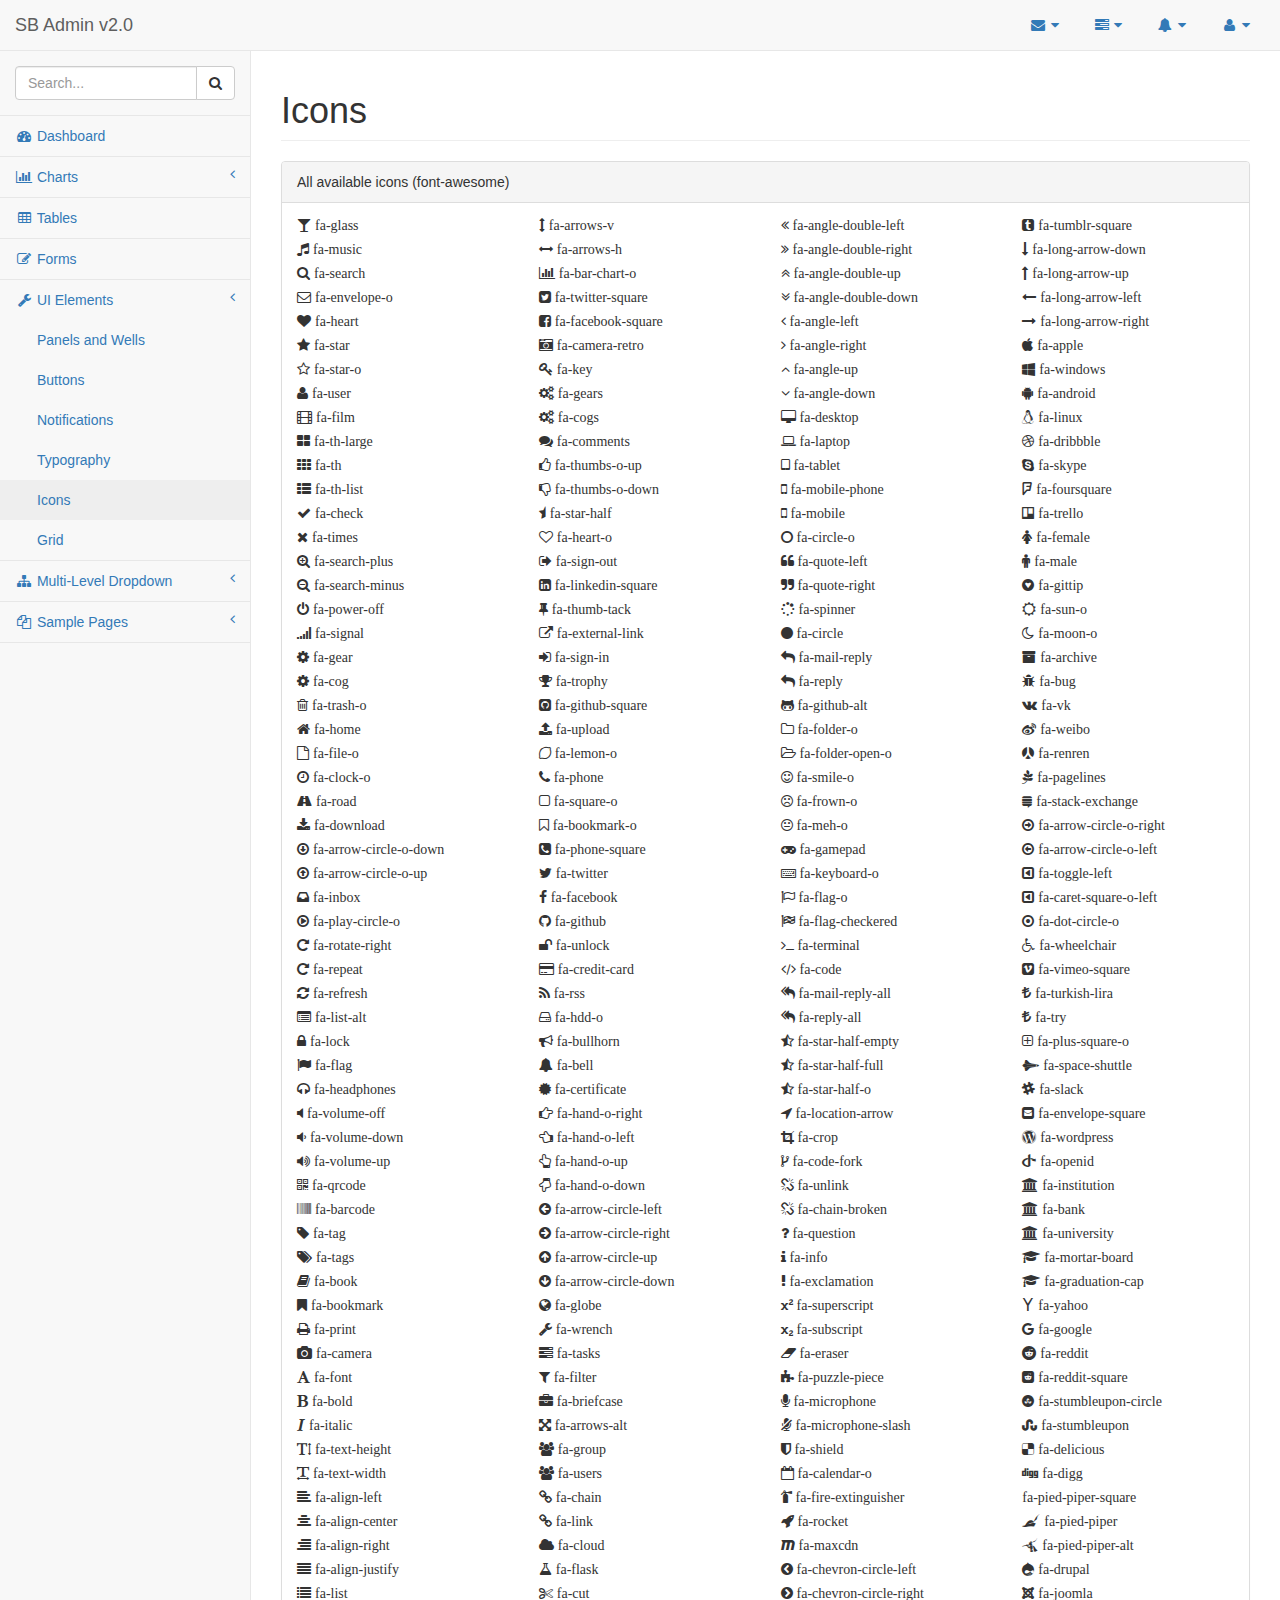
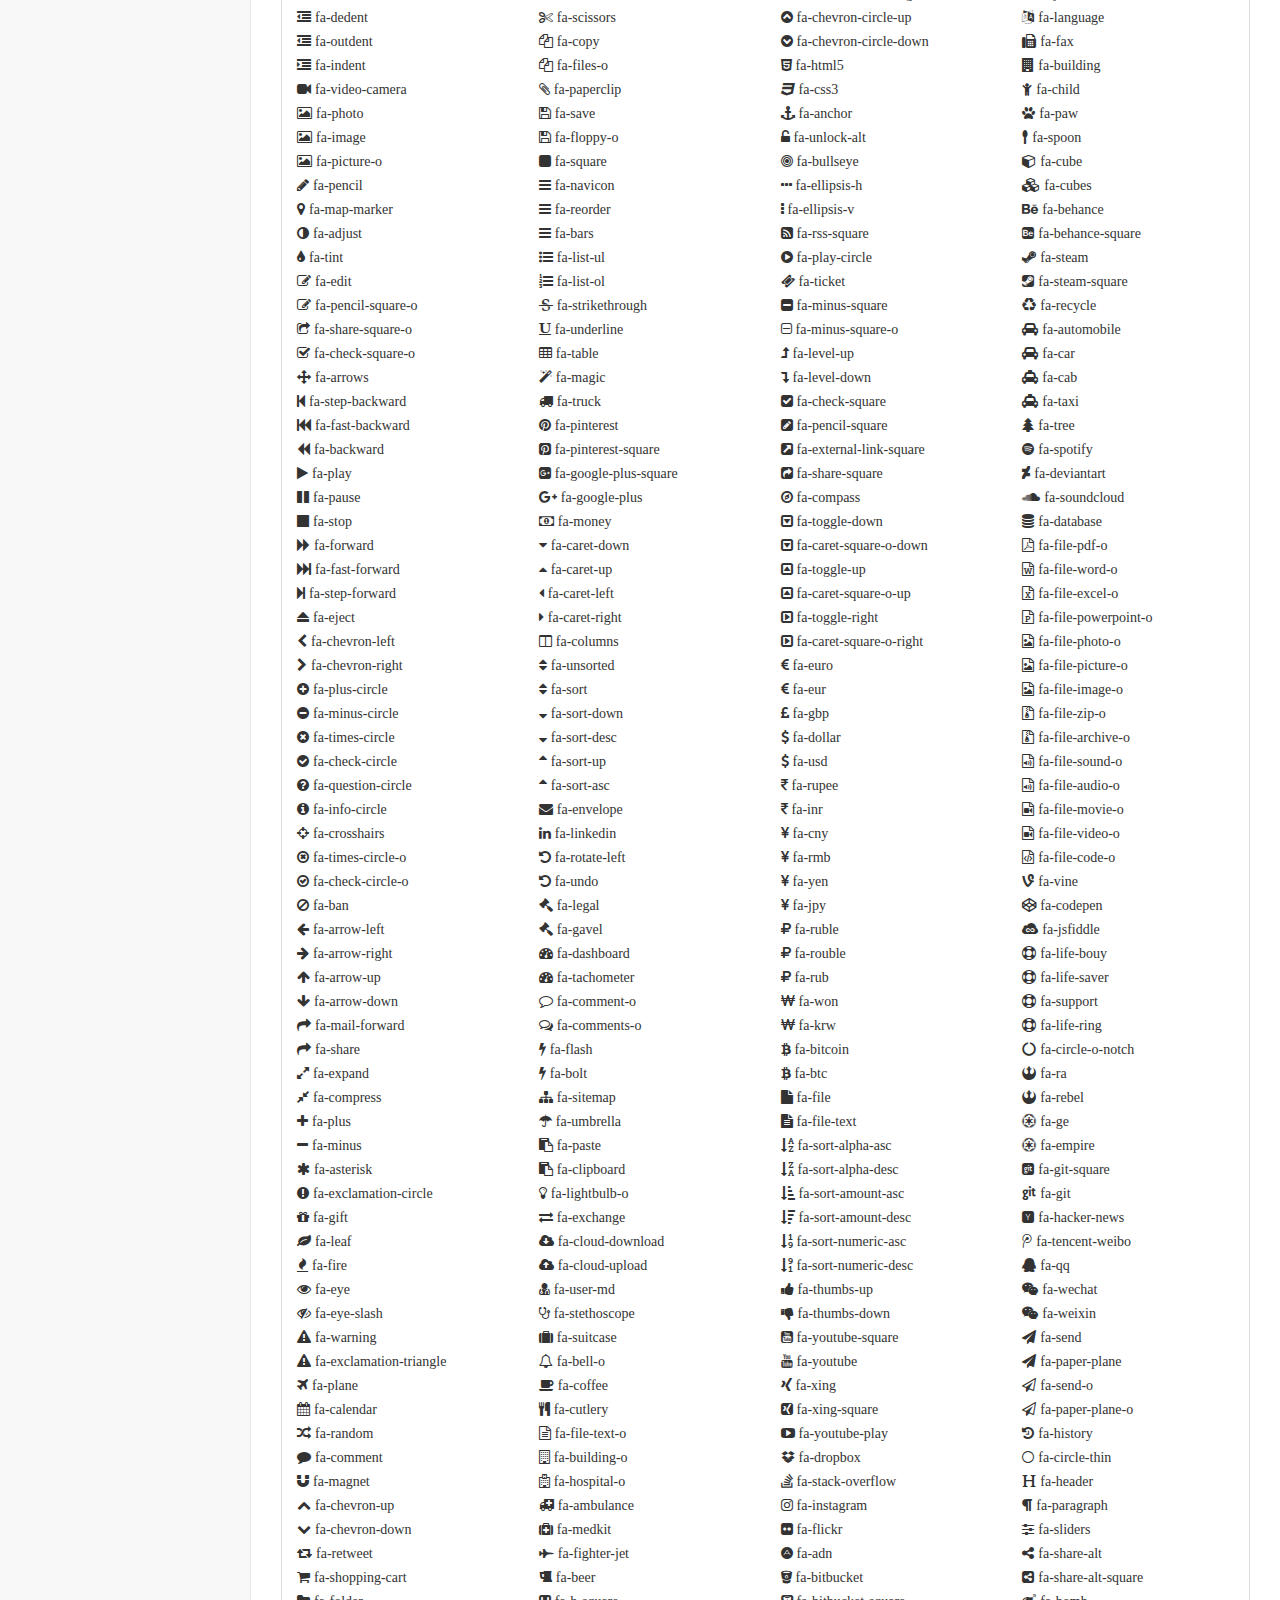
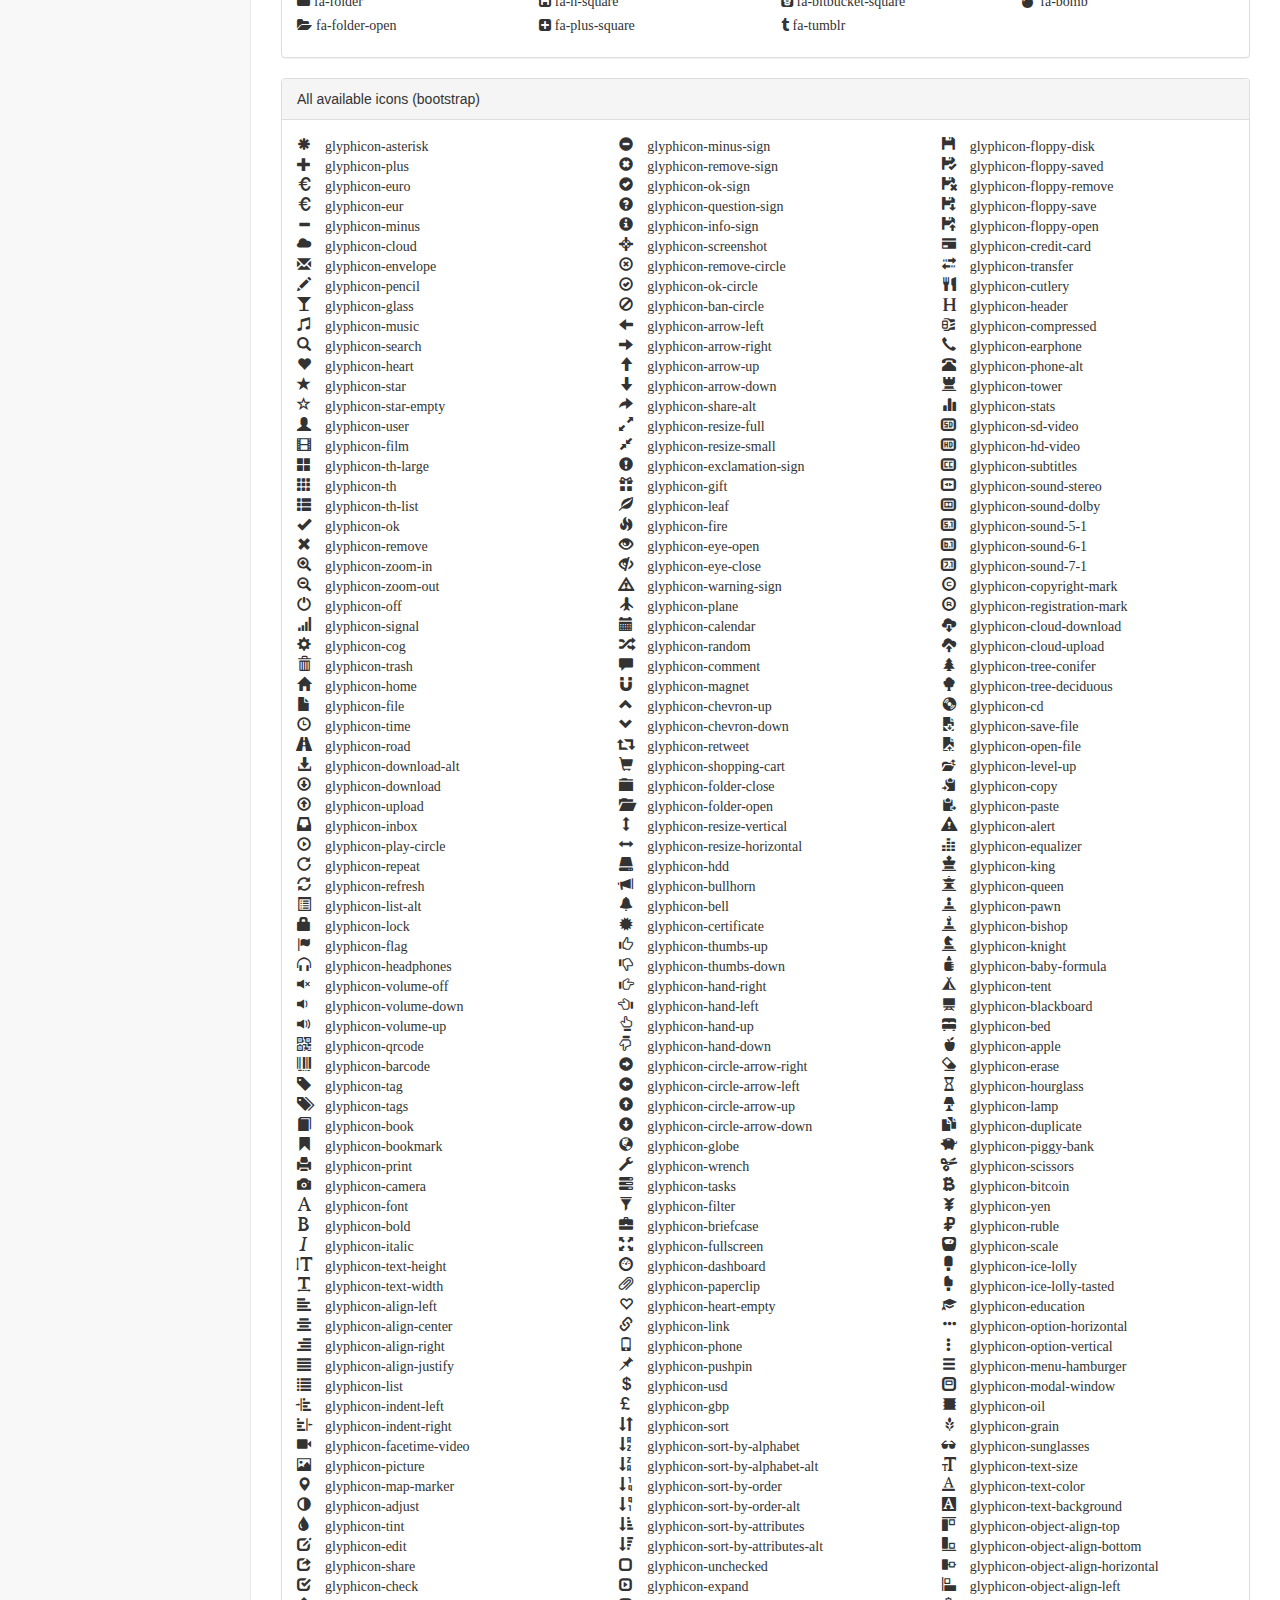
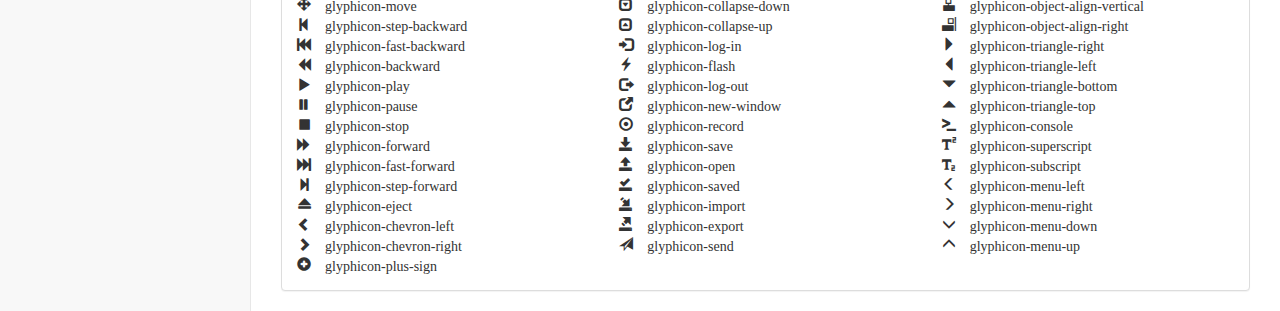
<file: good2great/admin/pages/icons.html>
<!DOCTYPE html>
<html lang="en">

<head>

    <meta charset="utf-8">
    <meta http-equiv="X-UA-Compatible" content="IE=edge">
    <meta name="viewport" content="width=device-width, initial-scale=1">
    <meta name="description" content="">
    <meta name="author" content="">

    <title>SB Admin 2 - Bootstrap Admin Theme</title>

    <!-- Bootstrap Core CSS -->
    <link href="../vendor/bootstrap/css/bootstrap.min.css" rel="stylesheet">

    <!-- MetisMenu CSS -->
    <link href="../vendor/metisMenu/metisMenu.min.css" rel="stylesheet">

    <!-- Custom CSS -->
    <link href="../dist/css/sb-admin-2.css" rel="stylesheet">

    <!-- Custom Fonts -->
    <link href="../vendor/font-awesome/css/font-awesome.min.css" rel="stylesheet" type="text/css">

    <!-- HTML5 Shim and Respond.js IE8 support of HTML5 elements and media queries -->
    <!-- WARNING: Respond.js doesn't work if you view the page via file:// -->
    <!--[if lt IE 9]>
        <script src="https://oss.maxcdn.com/libs/html5shiv/3.7.0/html5shiv.js"></script>
        <script src="https://oss.maxcdn.com/libs/respond.js/1.4.2/respond.min.js"></script>
    <![endif]-->

</head>

<body>

    <div id="wrapper">

        <!-- Navigation -->
        <nav class="navbar navbar-default navbar-static-top" role="navigation" style="margin-bottom: 0">
            <div class="navbar-header">
                <button type="button" class="navbar-toggle" data-toggle="collapse" data-target=".navbar-collapse">
                    <span class="sr-only">Toggle navigation</span>
                    <span class="icon-bar"></span>
                    <span class="icon-bar"></span>
                    <span class="icon-bar"></span>
                </button>
                <a class="navbar-brand" href="index.html">SB Admin v2.0</a>
            </div>
            <!-- /.navbar-header -->

            <ul class="nav navbar-top-links navbar-right">
                <li class="dropdown">
                    <a class="dropdown-toggle" data-toggle="dropdown" href="#">
                        <i class="fa fa-envelope fa-fw"></i> <i class="fa fa-caret-down"></i>
                    </a>
                    <ul class="dropdown-menu dropdown-messages">
                        <li>
                            <a href="#">
                                <div>
                                    <strong>John Smith</strong>
                                    <span class="pull-right text-muted">
                                            <em>Yesterday</em>
                                        </span>
                                </div>
                                <div>Lorem ipsum dolor sit amet, consectetur adipiscing elit. Pellentesque eleifend...</div>
                            </a>
                        </li>
                        <li class="divider"></li>
                        <li>
                            <a href="#">
                                <div>
                                    <strong>John Smith</strong>
                                    <span class="pull-right text-muted">
                                            <em>Yesterday</em>
                                        </span>
                                </div>
                                <div>Lorem ipsum dolor sit amet, consectetur adipiscing elit. Pellentesque eleifend...</div>
                            </a>
                        </li>
                        <li class="divider"></li>
                        <li>
                            <a href="#">
                                <div>
                                    <strong>John Smith</strong>
                                    <span class="pull-right text-muted">
                                            <em>Yesterday</em>
                                        </span>
                                </div>
                                <div>Lorem ipsum dolor sit amet, consectetur adipiscing elit. Pellentesque eleifend...</div>
                            </a>
                        </li>
                        <li class="divider"></li>
                        <li>
                            <a class="text-center" href="#">
                                <strong>Read All Messages</strong>
                                <i class="fa fa-angle-right"></i>
                            </a>
                        </li>
                    </ul>
                    <!-- /.dropdown-messages -->
                </li>
                <!-- /.dropdown -->
                <li class="dropdown">
                    <a class="dropdown-toggle" data-toggle="dropdown" href="#">
                        <i class="fa fa-tasks fa-fw"></i> <i class="fa fa-caret-down"></i>
                    </a>
                    <ul class="dropdown-menu dropdown-tasks">
                        <li>
                            <a href="#">
                                <div>
                                    <p>
                                        <strong>Task 1</strong>
                                        <span class="pull-right text-muted">40% Complete</span>
                                    </p>
                                    <div class="progress progress-striped active">
                                        <div class="progress-bar progress-bar-success" role="progressbar" aria-valuenow="40" aria-valuemin="0" aria-valuemax="100" style="width: 40%">
                                            <span class="sr-only">40% Complete (success)</span>
                                        </div>
                                    </div>
                                </div>
                            </a>
                        </li>
                        <li class="divider"></li>
                        <li>
                            <a href="#">
                                <div>
                                    <p>
                                        <strong>Task 2</strong>
                                        <span class="pull-right text-muted">20% Complete</span>
                                    </p>
                                    <div class="progress progress-striped active">
                                        <div class="progress-bar progress-bar-info" role="progressbar" aria-valuenow="20" aria-valuemin="0" aria-valuemax="100" style="width: 20%">
                                            <span class="sr-only">20% Complete</span>
                                        </div>
                                    </div>
                                </div>
                            </a>
                        </li>
                        <li class="divider"></li>
                        <li>
                            <a href="#">
                                <div>
                                    <p>
                                        <strong>Task 3</strong>
                                        <span class="pull-right text-muted">60% Complete</span>
                                    </p>
                                    <div class="progress progress-striped active">
                                        <div class="progress-bar progress-bar-warning" role="progressbar" aria-valuenow="60" aria-valuemin="0" aria-valuemax="100" style="width: 60%">
                                            <span class="sr-only">60% Complete (warning)</span>
                                        </div>
                                    </div>
                                </div>
                            </a>
                        </li>
                        <li class="divider"></li>
                        <li>
                            <a href="#">
                                <div>
                                    <p>
                                        <strong>Task 4</strong>
                                        <span class="pull-right text-muted">80% Complete</span>
                                    </p>
                                    <div class="progress progress-striped active">
                                        <div class="progress-bar progress-bar-danger" role="progressbar" aria-valuenow="80" aria-valuemin="0" aria-valuemax="100" style="width: 80%">
                                            <span class="sr-only">80% Complete (danger)</span>
                                        </div>
                                    </div>
                                </div>
                            </a>
                        </li>
                        <li class="divider"></li>
                        <li>
                            <a class="text-center" href="#">
                                <strong>See All Tasks</strong>
                                <i class="fa fa-angle-right"></i>
                            </a>
                        </li>
                    </ul>
                    <!-- /.dropdown-tasks -->
                </li>
                <!-- /.dropdown -->
                <li class="dropdown">
                    <a class="dropdown-toggle" data-toggle="dropdown" href="#">
                        <i class="fa fa-bell fa-fw"></i> <i class="fa fa-caret-down"></i>
                    </a>
                    <ul class="dropdown-menu dropdown-alerts">
                        <li>
                            <a href="#">
                                <div>
                                    <i class="fa fa-comment fa-fw"></i> New Comment
                                    <span class="pull-right text-muted small">4 minutes ago</span>
                                </div>
                            </a>
                        </li>
                        <li class="divider"></li>
                        <li>
                            <a href="#">
                                <div>
                                    <i class="fa fa-twitter fa-fw"></i> 3 New Followers
                                    <span class="pull-right text-muted small">12 minutes ago</span>
                                </div>
                            </a>
                        </li>
                        <li class="divider"></li>
                        <li>
                            <a href="#">
                                <div>
                                    <i class="fa fa-envelope fa-fw"></i> Message Sent
                                    <span class="pull-right text-muted small">4 minutes ago</span>
                                </div>
                            </a>
                        </li>
                        <li class="divider"></li>
                        <li>
                            <a href="#">
                                <div>
                                    <i class="fa fa-tasks fa-fw"></i> New Task
                                    <span class="pull-right text-muted small">4 minutes ago</span>
                                </div>
                            </a>
                        </li>
                        <li class="divider"></li>
                        <li>
                            <a href="#">
                                <div>
                                    <i class="fa fa-upload fa-fw"></i> Server Rebooted
                                    <span class="pull-right text-muted small">4 minutes ago</span>
                                </div>
                            </a>
                        </li>
                        <li class="divider"></li>
                        <li>
                            <a class="text-center" href="#">
                                <strong>See All Alerts</strong>
                                <i class="fa fa-angle-right"></i>
                            </a>
                        </li>
                    </ul>
                    <!-- /.dropdown-alerts -->
                </li>
                <!-- /.dropdown -->
                <li class="dropdown">
                    <a class="dropdown-toggle" data-toggle="dropdown" href="#">
                        <i class="fa fa-user fa-fw"></i> <i class="fa fa-caret-down"></i>
                    </a>
                    <ul class="dropdown-menu dropdown-user">
                        <li><a href="#"><i class="fa fa-user fa-fw"></i> User Profile</a>
                        </li>
                        <li><a href="#"><i class="fa fa-gear fa-fw"></i> Settings</a>
                        </li>
                        <li class="divider"></li>
                        <li><a href="login.html"><i class="fa fa-sign-out fa-fw"></i> Logout</a>
                        </li>
                    </ul>
                    <!-- /.dropdown-user -->
                </li>
                <!-- /.dropdown -->
            </ul>
            <!-- /.navbar-top-links -->

            <div class="navbar-default sidebar" role="navigation">
                <div class="sidebar-nav navbar-collapse">
                    <ul class="nav" id="side-menu">
                        <li class="sidebar-search">
                            <div class="input-group custom-search-form">
                                <input type="text" class="form-control" placeholder="Search...">
                                <span class="input-group-btn">
                                    <button class="btn btn-default" type="button">
                                        <i class="fa fa-search"></i>
                                    </button>
                                </span>
                            </div>
                            <!-- /input-group -->
                        </li>
                        <li>
                            <a href="index.html"><i class="fa fa-dashboard fa-fw"></i> Dashboard</a>
                        </li>
                        <li>
                            <a href="#"><i class="fa fa-bar-chart-o fa-fw"></i> Charts<span class="fa arrow"></span></a>
                            <ul class="nav nav-second-level">
                                <li>
                                    <a href="flot.html">Flot Charts</a>
                                </li>
                                <li>
                                    <a href="morris.html">Morris.js Charts</a>
                                </li>
                            </ul>
                            <!-- /.nav-second-level -->
                        </li>
                        <li>
                            <a href="tables.html"><i class="fa fa-table fa-fw"></i> Tables</a>
                        </li>
                        <li>
                            <a href="forms.html"><i class="fa fa-edit fa-fw"></i> Forms</a>
                        </li>
                        <li>
                            <a href="#"><i class="fa fa-wrench fa-fw"></i> UI Elements<span class="fa arrow"></span></a>
                            <ul class="nav nav-second-level">
                                <li>
                                    <a href="panels-wells.html">Panels and Wells</a>
                                </li>
                                <li>
                                    <a href="buttons.html">Buttons</a>
                                </li>
                                <li>
                                    <a href="notifications.html">Notifications</a>
                                </li>
                                <li>
                                    <a href="typography.html">Typography</a>
                                </li>
                                <li>
                                    <a href="icons.html"> Icons</a>
                                </li>
                                <li>
                                    <a href="grid.html">Grid</a>
                                </li>
                            </ul>
                            <!-- /.nav-second-level -->
                        </li>
                        <li>
                            <a href="#"><i class="fa fa-sitemap fa-fw"></i> Multi-Level Dropdown<span class="fa arrow"></span></a>
                            <ul class="nav nav-second-level">
                                <li>
                                    <a href="#">Second Level Item</a>
                                </li>
                                <li>
                                    <a href="#">Second Level Item</a>
                                </li>
                                <li>
                                    <a href="#">Third Level <span class="fa arrow"></span></a>
                                    <ul class="nav nav-third-level">
                                        <li>
                                            <a href="#">Third Level Item</a>
                                        </li>
                                        <li>
                                            <a href="#">Third Level Item</a>
                                        </li>
                                        <li>
                                            <a href="#">Third Level Item</a>
                                        </li>
                                        <li>
                                            <a href="#">Third Level Item</a>
                                        </li>
                                    </ul>
                                    <!-- /.nav-third-level -->
                                </li>
                            </ul>
                            <!-- /.nav-second-level -->
                        </li>
                        <li>
                            <a href="#"><i class="fa fa-files-o fa-fw"></i> Sample Pages<span class="fa arrow"></span></a>
                            <ul class="nav nav-second-level">
                                <li>
                                    <a href="blank.html">Blank Page</a>
                                </li>
                                <li>
                                    <a href="login.html">Login Page</a>
                                </li>
                            </ul>
                            <!-- /.nav-second-level -->
                        </li>
                    </ul>
                </div>
                <!-- /.sidebar-collapse -->
            </div>
            <!-- /.navbar-static-side -->
        </nav>

        <div id="page-wrapper">
            <div class="row">
                <div class="col-lg-12">
                    <h1 class="page-header">Icons</h1>
                </div>
                <!-- /.col-lg-12 -->
            </div>
            <!-- /.row -->
            <div class="row">
                <div class="col-lg-12">
                    <div class="panel panel-default">
                        <div class="panel-heading">
                            All available icons (font-awesome)
                        </div>
                        <div class="panel-body">
                            <div class="row">
                                <div class="fa col-lg-3">
                                    <p class="fa fa-glass"> fa-glass </p>
                                    <br/>
                                    <p class="fa fa-music"> fa-music </p>
                                    <br/>
                                    <p class="fa fa-search"> fa-search </p>
                                    <br/>
                                    <p class="fa fa-envelope-o"> fa-envelope-o </p>
                                    <br/>
                                    <p class="fa fa-heart"> fa-heart </p>
                                    <br/>
                                    <p class="fa fa-star"> fa-star </p>
                                    <br/>
                                    <p class="fa fa-star-o"> fa-star-o </p>
                                    <br/>
                                    <p class="fa fa-user"> fa-user </p>
                                    <br/>
                                    <p class="fa fa-film"> fa-film </p>
                                    <br/>
                                    <p class="fa fa-th-large"> fa-th-large </p>
                                    <br/>
                                    <p class="fa fa-th"> fa-th </p>
                                    <br/>
                                    <p class="fa fa-th-list"> fa-th-list </p>
                                    <br/>
                                    <p class="fa fa-check"> fa-check </p>
                                    <br/>
                                    <p class="fa fa-times"> fa-times </p>
                                    <br/>
                                    <p class="fa fa-search-plus"> fa-search-plus </p>
                                    <br/>
                                    <p class="fa fa-search-minus"> fa-search-minus </p>
                                    <br/>
                                    <p class="fa fa-power-off"> fa-power-off </p>
                                    <br/>
                                    <p class="fa fa-signal"> fa-signal </p>
                                    <br/>
                                    <p class="fa fa-gear"> fa-gear </p>
                                    <br/>
                                    <p class="fa fa-cog"> fa-cog </p>
                                    <br/>
                                    <p class="fa fa-trash-o"> fa-trash-o </p>
                                    <br/>
                                    <p class="fa fa-home"> fa-home </p>
                                    <br/>
                                    <p class="fa fa-file-o"> fa-file-o </p>
                                    <br/>
                                    <p class="fa fa-clock-o"> fa-clock-o </p>
                                    <br/>
                                    <p class="fa fa-road"> fa-road </p>
                                    <br/>
                                    <p class="fa fa-download"> fa-download </p>
                                    <br/>
                                    <p class="fa fa-arrow-circle-o-down"> fa-arrow-circle-o-down </p>
                                    <br/>
                                    <p class="fa fa-arrow-circle-o-up"> fa-arrow-circle-o-up </p>
                                    <br/>
                                    <p class="fa fa-inbox"> fa-inbox </p>
                                    <br/>
                                    <p class="fa fa-play-circle-o"> fa-play-circle-o </p>
                                    <br/>
                                    <p class="fa fa-rotate-right"> fa-rotate-right </p>
                                    <br/>
                                    <p class="fa fa-repeat"> fa-repeat </p>
                                    <br/>
                                    <p class="fa fa-refresh"> fa-refresh </p>
                                    <br/>
                                    <p class="fa fa-list-alt"> fa-list-alt </p>
                                    <br/>
                                    <p class="fa fa-lock"> fa-lock </p>
                                    <br/>
                                    <p class="fa fa-flag"> fa-flag </p>
                                    <br/>
                                    <p class="fa fa-headphones"> fa-headphones </p>
                                    <br/>
                                    <p class="fa fa-volume-off"> fa-volume-off </p>
                                    <br/>
                                    <p class="fa fa-volume-down"> fa-volume-down </p>
                                    <br/>
                                    <p class="fa fa-volume-up"> fa-volume-up </p>
                                    <br/>
                                    <p class="fa fa-qrcode"> fa-qrcode </p>
                                    <br/>
                                    <p class="fa fa-barcode"> fa-barcode </p>
                                    <br/>
                                    <p class="fa fa-tag"> fa-tag </p>
                                    <br/>
                                    <p class="fa fa-tags"> fa-tags </p>
                                    <br/>
                                    <p class="fa fa-book"> fa-book </p>
                                    <br/>
                                    <p class="fa fa-bookmark"> fa-bookmark </p>
                                    <br/>
                                    <p class="fa fa-print"> fa-print </p>
                                    <br/>
                                    <p class="fa fa-camera"> fa-camera </p>
                                    <br/>
                                    <p class="fa fa-font"> fa-font </p>
                                    <br/>
                                    <p class="fa fa-bold"> fa-bold </p>
                                    <br/>
                                    <p class="fa fa-italic"> fa-italic </p>
                                    <br/>
                                    <p class="fa fa-text-height"> fa-text-height </p>
                                    <br/>
                                    <p class="fa fa-text-width"> fa-text-width </p>
                                    <br/>
                                    <p class="fa fa-align-left"> fa-align-left </p>
                                    <br/>
                                    <p class="fa fa-align-center"> fa-align-center </p>
                                    <br/>
                                    <p class="fa fa-align-right"> fa-align-right </p>
                                    <br/>
                                    <p class="fa fa-align-justify"> fa-align-justify </p>
                                    <br/>
                                    <p class="fa fa-list"> fa-list </p>
                                    <br/>
                                    <p class="fa fa-dedent"> fa-dedent </p>
                                    <br/>
                                    <p class="fa fa-outdent"> fa-outdent </p>
                                    <br/>
                                    <p class="fa fa-indent"> fa-indent </p>
                                    <br/>
                                    <p class="fa fa-video-camera"> fa-video-camera </p>
                                    <br/>
                                    <p class="fa fa-photo"> fa-photo </p>
                                    <br/>
                                    <p class="fa fa-image"> fa-image </p>
                                    <br/>
                                    <p class="fa fa-picture-o"> fa-picture-o </p>
                                    <br/>
                                    <p class="fa fa-pencil"> fa-pencil </p>
                                    <br/>
                                    <p class="fa fa-map-marker"> fa-map-marker </p>
                                    <br/>
                                    <p class="fa fa-adjust"> fa-adjust </p>
                                    <br/>
                                    <p class="fa fa-tint"> fa-tint </p>
                                    <br/>
                                    <p class="fa fa-edit"> fa-edit </p>
                                    <br/>
                                    <p class="fa fa-pencil-square-o"> fa-pencil-square-o </p>
                                    <br/>
                                    <p class="fa fa-share-square-o"> fa-share-square-o </p>
                                    <br/>
                                    <p class="fa fa-check-square-o"> fa-check-square-o </p>
                                    <br/>
                                    <p class="fa fa-arrows"> fa-arrows </p>
                                    <br/>
                                    <p class="fa fa-step-backward"> fa-step-backward </p>
                                    <br/>
                                    <p class="fa fa-fast-backward"> fa-fast-backward </p>
                                    <br/>
                                    <p class="fa fa-backward"> fa-backward </p>
                                    <br/>
                                    <p class="fa fa-play"> fa-play </p>
                                    <br/>
                                    <p class="fa fa-pause"> fa-pause </p>
                                    <br/>
                                    <p class="fa fa-stop"> fa-stop </p>
                                    <br/>
                                    <p class="fa fa-forward"> fa-forward </p>
                                    <br/>
                                    <p class="fa fa-fast-forward"> fa-fast-forward </p>
                                    <br/>
                                    <p class="fa fa-step-forward"> fa-step-forward </p>
                                    <br/>
                                    <p class="fa fa-eject"> fa-eject </p>
                                    <br/>
                                    <p class="fa fa-chevron-left"> fa-chevron-left </p>
                                    <br/>
                                    <p class="fa fa-chevron-right"> fa-chevron-right </p>
                                    <br/>
                                    <p class="fa fa-plus-circle"> fa-plus-circle </p>
                                    <br/>
                                    <p class="fa fa-minus-circle"> fa-minus-circle </p>
                                    <br/>
                                    <p class="fa fa-times-circle"> fa-times-circle </p>
                                    <br/>
                                    <p class="fa fa-check-circle"> fa-check-circle </p>
                                    <br/>
                                    <p class="fa fa-question-circle"> fa-question-circle </p>
                                    <br/>
                                    <p class="fa fa-info-circle"> fa-info-circle </p>
                                    <br/>
                                    <p class="fa fa-crosshairs"> fa-crosshairs </p>
                                    <br/>
                                    <p class="fa fa-times-circle-o"> fa-times-circle-o </p>
                                    <br/>
                                    <p class="fa fa-check-circle-o"> fa-check-circle-o </p>
                                    <br/>
                                    <p class="fa fa-ban"> fa-ban </p>
                                    <br/>
                                    <p class="fa fa-arrow-left"> fa-arrow-left </p>
                                    <br/>
                                    <p class="fa fa-arrow-right"> fa-arrow-right </p>
                                    <br/>
                                    <p class="fa fa-arrow-up"> fa-arrow-up </p>
                                    <br/>
                                    <p class="fa fa-arrow-down"> fa-arrow-down </p>
                                    <br/>
                                    <p class="fa fa-mail-forward"> fa-mail-forward </p>
                                    <br/>
                                    <p class="fa fa-share"> fa-share </p>
                                    <br/>
                                    <p class="fa fa-expand"> fa-expand </p>
                                    <br/>
                                    <p class="fa fa-compress"> fa-compress </p>
                                    <br/>
                                    <p class="fa fa-plus"> fa-plus </p>
                                    <br/>
                                    <p class="fa fa-minus"> fa-minus </p>
                                    <br/>
                                    <p class="fa fa-asterisk"> fa-asterisk </p>
                                    <br/>
                                    <p class="fa fa-exclamation-circle"> fa-exclamation-circle </p>
                                    <br/>
                                    <p class="fa fa-gift"> fa-gift </p>
                                    <br/>
                                    <p class="fa fa-leaf"> fa-leaf </p>
                                    <br/>
                                    <p class="fa fa-fire"> fa-fire </p>
                                    <br/>
                                    <p class="fa fa-eye"> fa-eye </p>
                                    <br/>
                                    <p class="fa fa-eye-slash"> fa-eye-slash </p>
                                    <br/>
                                    <p class="fa fa-warning"> fa-warning </p>
                                    <br/>
                                    <p class="fa fa-exclamation-triangle"> fa-exclamation-triangle </p>
                                    <br/>
                                    <p class="fa fa-plane"> fa-plane </p>
                                    <br/>
                                    <p class="fa fa-calendar"> fa-calendar </p>
                                    <br/>
                                    <p class="fa fa-random"> fa-random </p>
                                    <br/>
                                    <p class="fa fa-comment"> fa-comment </p>
                                    <br/>
                                    <p class="fa fa-magnet"> fa-magnet </p>
                                    <br/>
                                    <p class="fa fa-chevron-up"> fa-chevron-up </p>
                                    <br/>
                                    <p class="fa fa-chevron-down"> fa-chevron-down </p>
                                    <br/>
                                    <p class="fa fa-retweet"> fa-retweet </p>
                                    <br/>
                                    <p class="fa fa-shopping-cart"> fa-shopping-cart </p>
                                    <br/>
                                    <p class="fa fa-folder"> fa-folder </p>
                                    <br/>
                                    <p class="fa fa-folder-open"> fa-folder-open </p>
                                    <br/>
                                </div>
                                <!-- /.col-lg-6 (nested) -->
                                <div class="fa col-lg-3">
                                    <p class="fa fa-arrows-v"> fa-arrows-v </p>
                                    <br/>
                                    <p class="fa fa-arrows-h"> fa-arrows-h </p>
                                    <br/>
                                    <p class="fa fa-bar-chart-o"> fa-bar-chart-o </p>
                                    <br/>
                                    <p class="fa fa-twitter-square"> fa-twitter-square </p>
                                    <br/>
                                    <p class="fa fa-facebook-square"> fa-facebook-square </p>
                                    <br/>
                                    <p class="fa fa-camera-retro"> fa-camera-retro </p>
                                    <br/>
                                    <p class="fa fa-key"> fa-key </p>
                                    <br/>
                                    <p class="fa fa-gears"> fa-gears </p>
                                    <br/>
                                    <p class="fa fa-cogs"> fa-cogs </p>
                                    <br/>
                                    <p class="fa fa-comments"> fa-comments </p>
                                    <br/>
                                    <p class="fa fa-thumbs-o-up"> fa-thumbs-o-up </p>
                                    <br/>
                                    <p class="fa fa-thumbs-o-down"> fa-thumbs-o-down </p>
                                    <br/>
                                    <p class="fa fa-star-half"> fa-star-half </p>
                                    <br/>
                                    <p class="fa fa-heart-o"> fa-heart-o </p>
                                    <br/>
                                    <p class="fa fa-sign-out"> fa-sign-out </p>
                                    <br/>
                                    <p class="fa fa-linkedin-square"> fa-linkedin-square </p>
                                    <br/>
                                    <p class="fa fa-thumb-tack"> fa-thumb-tack </p>
                                    <br/>
                                    <p class="fa fa-external-link"> fa-external-link </p>
                                    <br/>
                                    <p class="fa fa-sign-in"> fa-sign-in </p>
                                    <br/>
                                    <p class="fa fa-trophy"> fa-trophy </p>
                                    <br/>
                                    <p class="fa fa-github-square"> fa-github-square </p>
                                    <br/>
                                    <p class="fa fa-upload"> fa-upload </p>
                                    <br/>
                                    <p class="fa fa-lemon-o"> fa-lemon-o </p>
                                    <br/>
                                    <p class="fa fa-phone"> fa-phone </p>
                                    <br/>
                                    <p class="fa fa-square-o"> fa-square-o </p>
                                    <br/>
                                    <p class="fa fa-bookmark-o"> fa-bookmark-o </p>
                                    <br/>
                                    <p class="fa fa-phone-square"> fa-phone-square </p>
                                    <br/>
                                    <p class="fa fa-twitter"> fa-twitter </p>
                                    <br/>
                                    <p class="fa fa-facebook"> fa-facebook </p>
                                    <br/>
                                    <p class="fa fa-github"> fa-github </p>
                                    <br/>
                                    <p class="fa fa-unlock"> fa-unlock </p>
                                    <br/>
                                    <p class="fa fa-credit-card"> fa-credit-card </p>
                                    <br/>
                                    <p class="fa fa-rss"> fa-rss </p>
                                    <br/>
                                    <p class="fa fa-hdd-o"> fa-hdd-o </p>
                                    <br/>
                                    <p class="fa fa-bullhorn"> fa-bullhorn </p>
                                    <br/>
                                    <p class="fa fa-bell"> fa-bell </p>
                                    <br/>
                                    <p class="fa fa-certificate"> fa-certificate </p>
                                    <br/>
                                    <p class="fa fa-hand-o-right"> fa-hand-o-right </p>
                                    <br/>
                                    <p class="fa fa-hand-o-left"> fa-hand-o-left </p>
                                    <br/>
                                    <p class="fa fa-hand-o-up"> fa-hand-o-up </p>
                                    <br/>
                                    <p class="fa fa-hand-o-down"> fa-hand-o-down </p>
                                    <br/>
                                    <p class="fa fa-arrow-circle-left"> fa-arrow-circle-left </p>
                                    <br/>
                                    <p class="fa fa-arrow-circle-right"> fa-arrow-circle-right </p>
                                    <br/>
                                    <p class="fa fa-arrow-circle-up"> fa-arrow-circle-up </p>
                                    <br/>
                                    <p class="fa fa-arrow-circle-down"> fa-arrow-circle-down </p>
                                    <br/>
                                    <p class="fa fa-globe"> fa-globe </p>
                                    <br/>
                                    <p class="fa fa-wrench"> fa-wrench </p>
                                    <br/>
                                    <p class="fa fa-tasks"> fa-tasks </p>
                                    <br/>
                                    <p class="fa fa-filter"> fa-filter </p>
                                    <br/>
                                    <p class="fa fa-briefcase"> fa-briefcase </p>
                                    <br/>
                                    <p class="fa fa-arrows-alt"> fa-arrows-alt </p>
                                    <br/>
                                    <p class="fa fa-group"> fa-group </p>
                                    <br/>
                                    <p class="fa fa-users"> fa-users </p>
                                    <br/>
                                    <p class="fa fa-chain"> fa-chain </p>
                                    <br/>
                                    <p class="fa fa-link"> fa-link </p>
                                    <br/>
                                    <p class="fa fa-cloud"> fa-cloud </p>
                                    <br/>
                                    <p class="fa fa-flask"> fa-flask </p>
                                    <br/>
                                    <p class="fa fa-cut"> fa-cut </p>
                                    <br/>
                                    <p class="fa fa-scissors"> fa-scissors </p>
                                    <br/>
                                    <p class="fa fa-copy"> fa-copy </p>
                                    <br/>
                                    <p class="fa fa-files-o"> fa-files-o </p>
                                    <br/>
                                    <p class="fa fa-paperclip"> fa-paperclip </p>
                                    <br/>
                                    <p class="fa fa-save"> fa-save </p>
                                    <br/>
                                    <p class="fa fa-floppy-o"> fa-floppy-o </p>
                                    <br/>
                                    <p class="fa fa-square"> fa-square </p>
                                    <br/>
                                    <p class="fa fa-navicon"> fa-navicon </p>
                                    <br/>
                                    <p class="fa fa-reorder"> fa-reorder </p>
                                    <br/>
                                    <p class="fa fa-bars"> fa-bars </p>
                                    <br/>
                                    <p class="fa fa-list-ul"> fa-list-ul </p>
                                    <br/>
                                    <p class="fa fa-list-ol"> fa-list-ol </p>
                                    <br/>
                                    <p class="fa fa-strikethrough"> fa-strikethrough </p>
                                    <br/>
                                    <p class="fa fa-underline"> fa-underline </p>
                                    <br/>
                                    <p class="fa fa-table"> fa-table </p>
                                    <br/>
                                    <p class="fa fa-magic"> fa-magic </p>
                                    <br/>
                                    <p class="fa fa-truck"> fa-truck </p>
                                    <br/>
                                    <p class="fa fa-pinterest"> fa-pinterest </p>
                                    <br/>
                                    <p class="fa fa-pinterest-square"> fa-pinterest-square </p>
                                    <br/>
                                    <p class="fa fa-google-plus-square"> fa-google-plus-square </p>
                                    <br/>
                                    <p class="fa fa-google-plus"> fa-google-plus </p>
                                    <br/>
                                    <p class="fa fa-money"> fa-money </p>
                                    <br/>
                                    <p class="fa fa-caret-down"> fa-caret-down </p>
                                    <br/>
                                    <p class="fa fa-caret-up"> fa-caret-up </p>
                                    <br/>
                                    <p class="fa fa-caret-left"> fa-caret-left </p>
                                    <br/>
                                    <p class="fa fa-caret-right"> fa-caret-right </p>
                                    <br/>
                                    <p class="fa fa-columns"> fa-columns </p>
                                    <br/>
                                    <p class="fa fa-unsorted"> fa-unsorted </p>
                                    <br/>
                                    <p class="fa fa-sort"> fa-sort </p>
                                    <br/>
                                    <p class="fa fa-sort-down"> fa-sort-down </p>
                                    <br/>
                                    <p class="fa fa-sort-desc"> fa-sort-desc </p>
                                    <br/>
                                    <p class="fa fa-sort-up"> fa-sort-up </p>
                                    <br/>
                                    <p class="fa fa-sort-asc"> fa-sort-asc </p>
                                    <br/>
                                    <p class="fa fa-envelope"> fa-envelope </p>
                                    <br/>
                                    <p class="fa fa-linkedin"> fa-linkedin </p>
                                    <br/>
                                    <p class="fa fa-rotate-left"> fa-rotate-left </p>
                                    <br/>
                                    <p class="fa fa-undo"> fa-undo </p>
                                    <br/>
                                    <p class="fa fa-legal"> fa-legal </p>
                                    <br/>
                                    <p class="fa fa-gavel"> fa-gavel </p>
                                    <br/>
                                    <p class="fa fa-dashboard"> fa-dashboard </p>
                                    <br/>
                                    <p class="fa fa-tachometer"> fa-tachometer </p>
                                    <br/>
                                    <p class="fa fa-comment-o"> fa-comment-o </p>
                                    <br/>
                                    <p class="fa fa-comments-o"> fa-comments-o </p>
                                    <br/>
                                    <p class="fa fa-flash"> fa-flash </p>
                                    <br/>
                                    <p class="fa fa-bolt"> fa-bolt </p>
                                    <br/>
                                    <p class="fa fa-sitemap"> fa-sitemap </p>
                                    <br/>
                                    <p class="fa fa-umbrella"> fa-umbrella </p>
                                    <br/>
                                    <p class="fa fa-paste"> fa-paste </p>
                                    <br/>
                                    <p class="fa fa-clipboard"> fa-clipboard </p>
                                    <br/>
                                    <p class="fa fa-lightbulb-o"> fa-lightbulb-o </p>
                                    <br/>
                                    <p class="fa fa-exchange"> fa-exchange </p>
                                    <br/>
                                    <p class="fa fa-cloud-download"> fa-cloud-download </p>
                                    <br/>
                                    <p class="fa fa-cloud-upload"> fa-cloud-upload </p>
                                    <br/>
                                    <p class="fa fa-user-md"> fa-user-md </p>
                                    <br/>
                                    <p class="fa fa-stethoscope"> fa-stethoscope </p>
                                    <br/>
                                    <p class="fa fa-suitcase"> fa-suitcase </p>
                                    <br/>
                                    <p class="fa fa-bell-o"> fa-bell-o </p>
                                    <br/>
                                    <p class="fa fa-coffee"> fa-coffee </p>
                                    <br/>
                                    <p class="fa fa-cutlery"> fa-cutlery </p>
                                    <br/>
                                    <p class="fa fa-file-text-o"> fa-file-text-o </p>
                                    <br/>
                                    <p class="fa fa-building-o"> fa-building-o </p>
                                    <br/>
                                    <p class="fa fa-hospital-o"> fa-hospital-o </p>
                                    <br/>
                                    <p class="fa fa-ambulance"> fa-ambulance </p>
                                    <br/>
                                    <p class="fa fa-medkit"> fa-medkit </p>
                                    <br/>
                                    <p class="fa fa-fighter-jet"> fa-fighter-jet </p>
                                    <br/>
                                    <p class="fa fa-beer"> fa-beer </p>
                                    <br/>
                                    <p class="fa fa-h-square"> fa-h-square </p>
                                    <br/>
                                    <p class="fa fa-plus-square"> fa-plus-square </p>
                                    <br/>
                                </div>
                                <div class="fa col-lg-3">
                                    <p class="fa fa-angle-double-left"> fa-angle-double-left </p>
                                    <br/>
                                    <p class="fa fa-angle-double-right"> fa-angle-double-right </p>
                                    <br/>
                                    <p class="fa fa-angle-double-up"> fa-angle-double-up </p>
                                    <br/>
                                    <p class="fa fa-angle-double-down"> fa-angle-double-down </p>
                                    <br/>
                                    <p class="fa fa-angle-left"> fa-angle-left </p>
                                    <br/>
                                    <p class="fa fa-angle-right"> fa-angle-right </p>
                                    <br/>
                                    <p class="fa fa-angle-up"> fa-angle-up </p>
                                    <br/>
                                    <p class="fa fa-angle-down"> fa-angle-down </p>
                                    <br/>
                                    <p class="fa fa-desktop"> fa-desktop </p>
                                    <br/>
                                    <p class="fa fa-laptop"> fa-laptop </p>
                                    <br/>
                                    <p class="fa fa-tablet"> fa-tablet </p>
                                    <br/>
                                    <p class="fa fa-mobile-phone"> fa-mobile-phone </p>
                                    <br/>
                                    <p class="fa fa-mobile"> fa-mobile </p>
                                    <br/>
                                    <p class="fa fa-circle-o"> fa-circle-o </p>
                                    <br/>
                                    <p class="fa fa-quote-left"> fa-quote-left </p>
                                    <br/>
                                    <p class="fa fa-quote-right"> fa-quote-right </p>
                                    <br/>
                                    <p class="fa fa-spinner"> fa-spinner </p>
                                    <br/>
                                    <p class="fa fa-circle"> fa-circle </p>
                                    <br/>
                                    <p class="fa fa-mail-reply"> fa-mail-reply </p>
                                    <br/>
                                    <p class="fa fa-reply"> fa-reply </p>
                                    <br/>
                                    <p class="fa fa-github-alt"> fa-github-alt </p>
                                    <br/>
                                    <p class="fa fa-folder-o"> fa-folder-o </p>
                                    <br/>
                                    <p class="fa fa-folder-open-o"> fa-folder-open-o </p>
                                    <br/>
                                    <p class="fa fa-smile-o"> fa-smile-o </p>
                                    <br/>
                                    <p class="fa fa-frown-o"> fa-frown-o </p>
                                    <br/>
                                    <p class="fa fa-meh-o"> fa-meh-o </p>
                                    <br/>
                                    <p class="fa fa-gamepad"> fa-gamepad </p>
                                    <br/>
                                    <p class="fa fa-keyboard-o"> fa-keyboard-o </p>
                                    <br/>
                                    <p class="fa fa-flag-o"> fa-flag-o </p>
                                    <br/>
                                    <p class="fa fa-flag-checkered"> fa-flag-checkered </p>
                                    <br/>
                                    <p class="fa fa-terminal"> fa-terminal </p>
                                    <br/>
                                    <p class="fa fa-code"> fa-code </p>
                                    <br/>
                                    <p class="fa fa-mail-reply-all"> fa-mail-reply-all </p>
                                    <br/>
                                    <p class="fa fa-reply-all"> fa-reply-all </p>
                                    <br/>
                                    <p class="fa fa-star-half-empty"> fa-star-half-empty </p>
                                    <br/>
                                    <p class="fa fa-star-half-full"> fa-star-half-full </p>
                                    <br/>
                                    <p class="fa fa-star-half-o"> fa-star-half-o </p>
                                    <br/>
                                    <p class="fa fa-location-arrow"> fa-location-arrow </p>
                                    <br/>
                                    <p class="fa fa-crop"> fa-crop </p>
                                    <br/>
                                    <p class="fa fa-code-fork"> fa-code-fork </p>
                                    <br/>
                                    <p class="fa fa-unlink"> fa-unlink </p>
                                    <br/>
                                    <p class="fa fa-chain-broken"> fa-chain-broken </p>
                                    <br/>
                                    <p class="fa fa-question"> fa-question </p>
                                    <br/>
                                    <p class="fa fa-info"> fa-info </p>
                                    <br/>
                                    <p class="fa fa-exclamation"> fa-exclamation </p>
                                    <br/>
                                    <p class="fa fa-superscript"> fa-superscript </p>
                                    <br/>
                                    <p class="fa fa-subscript"> fa-subscript </p>
                                    <br/>
                                    <p class="fa fa-eraser"> fa-eraser </p>
                                    <br/>
                                    <p class="fa fa-puzzle-piece"> fa-puzzle-piece </p>
                                    <br/>
                                    <p class="fa fa-microphone"> fa-microphone </p>
                                    <br/>
                                    <p class="fa fa-microphone-slash"> fa-microphone-slash </p>
                                    <br/>
                                    <p class="fa fa-shield"> fa-shield </p>
                                    <br/>
                                    <p class="fa fa-calendar-o"> fa-calendar-o </p>
                                    <br/>
                                    <p class="fa fa-fire-extinguisher"> fa-fire-extinguisher </p>
                                    <br/>
                                    <p class="fa fa-rocket"> fa-rocket </p>
                                    <br/>
                                    <p class="fa fa-maxcdn"> fa-maxcdn </p>
                                    <br/>
                                    <p class="fa fa-chevron-circle-left"> fa-chevron-circle-left </p>
                                    <br/>
                                    <p class="fa fa-chevron-circle-right"> fa-chevron-circle-right </p>
                                    <br/>
                                    <p class="fa fa-chevron-circle-up"> fa-chevron-circle-up </p>
                                    <br/>
                                    <p class="fa fa-chevron-circle-down"> fa-chevron-circle-down </p>
                                    <br/>
                                    <p class="fa fa-html5"> fa-html5 </p>
                                    <br/>
                                    <p class="fa fa-css3"> fa-css3 </p>
                                    <br/>
                                    <p class="fa fa-anchor"> fa-anchor </p>
                                    <br/>
                                    <p class="fa fa-unlock-alt"> fa-unlock-alt </p>
                                    <br/>
                                    <p class="fa fa-bullseye"> fa-bullseye </p>
                                    <br/>
                                    <p class="fa fa-ellipsis-h"> fa-ellipsis-h </p>
                                    <br/>
                                    <p class="fa fa-ellipsis-v"> fa-ellipsis-v </p>
                                    <br/>
                                    <p class="fa fa-rss-square"> fa-rss-square </p>
                                    <br/>
                                    <p class="fa fa-play-circle"> fa-play-circle </p>
                                    <br/>
                                    <p class="fa fa-ticket"> fa-ticket </p>
                                    <br/>
                                    <p class="fa fa-minus-square"> fa-minus-square </p>
                                    <br/>
                                    <p class="fa fa-minus-square-o"> fa-minus-square-o </p>
                                    <br/>
                                    <p class="fa fa-level-up"> fa-level-up </p>
                                    <br/>
                                    <p class="fa fa-level-down"> fa-level-down </p>
                                    <br/>
                                    <p class="fa fa-check-square"> fa-check-square </p>
                                    <br/>
                                    <p class="fa fa-pencil-square"> fa-pencil-square </p>
                                    <br/>
                                    <p class="fa fa-external-link-square"> fa-external-link-square </p>
                                    <br/>
                                    <p class="fa fa-share-square"> fa-share-square </p>
                                    <br/>
                                    <p class="fa fa-compass"> fa-compass </p>
                                    <br/>
                                    <p class="fa fa-toggle-down"> fa-toggle-down </p>
                                    <br/>
                                    <p class="fa fa-caret-square-o-down"> fa-caret-square-o-down </p>
                                    <br/>
                                    <p class="fa fa-toggle-up"> fa-toggle-up </p>
                                    <br/>
                                    <p class="fa fa-caret-square-o-up"> fa-caret-square-o-up </p>
                                    <br/>
                                    <p class="fa fa-toggle-right"> fa-toggle-right </p>
                                    <br/>
                                    <p class="fa fa-caret-square-o-right"> fa-caret-square-o-right </p>
                                    <br/>
                                    <p class="fa fa-euro"> fa-euro </p>
                                    <br/>
                                    <p class="fa fa-eur"> fa-eur </p>
                                    <br/>
                                    <p class="fa fa-gbp"> fa-gbp </p>
                                    <br/>
                                    <p class="fa fa-dollar"> fa-dollar </p>
                                    <br/>
                                    <p class="fa fa-usd"> fa-usd </p>
                                    <br/>
                                    <p class="fa fa-rupee"> fa-rupee </p>
                                    <br/>
                                    <p class="fa fa-inr"> fa-inr </p>
                                    <br/>
                                    <p class="fa fa-cny"> fa-cny </p>
                                    <br/>
                                    <p class="fa fa-rmb"> fa-rmb </p>
                                    <br/>
                                    <p class="fa fa-yen"> fa-yen </p>
                                    <br/>
                                    <p class="fa fa-jpy"> fa-jpy </p>
                                    <br/>
                                    <p class="fa fa-ruble"> fa-ruble </p>
                                    <br/>
                                    <p class="fa fa-rouble"> fa-rouble </p>
                                    <br/>
                                    <p class="fa fa-rub"> fa-rub </p>
                                    <br/>
                                    <p class="fa fa-won"> fa-won </p>
                                    <br/>
                                    <p class="fa fa-krw"> fa-krw </p>
                                    <br/>
                                    <p class="fa fa-bitcoin"> fa-bitcoin </p>
                                    <br/>
                                    <p class="fa fa-btc"> fa-btc </p>
                                    <br/>
                                    <p class="fa fa-file"> fa-file </p>
                                    <br/>
                                    <p class="fa fa-file-text"> fa-file-text </p>
                                    <br/>
                                    <p class="fa fa-sort-alpha-asc"> fa-sort-alpha-asc </p>
                                    <br/>
                                    <p class="fa fa-sort-alpha-desc"> fa-sort-alpha-desc </p>
                                    <br/>
                                    <p class="fa fa-sort-amount-asc"> fa-sort-amount-asc </p>
                                    <br/>
                                    <p class="fa fa-sort-amount-desc"> fa-sort-amount-desc </p>
                                    <br/>
                                    <p class="fa fa-sort-numeric-asc"> fa-sort-numeric-asc </p>
                                    <br/>
                                    <p class="fa fa-sort-numeric-desc"> fa-sort-numeric-desc </p>
                                    <br/>
                                    <p class="fa fa-thumbs-up"> fa-thumbs-up </p>
                                    <br/>
                                    <p class="fa fa-thumbs-down"> fa-thumbs-down </p>
                                    <br/>
                                    <p class="fa fa-youtube-square"> fa-youtube-square </p>
                                    <br/>
                                    <p class="fa fa-youtube"> fa-youtube </p>
                                    <br/>
                                    <p class="fa fa-xing"> fa-xing </p>
                                    <br/>
                                    <p class="fa fa-xing-square"> fa-xing-square </p>
                                    <br/>
                                    <p class="fa fa-youtube-play"> fa-youtube-play </p>
                                    <br/>
                                    <p class="fa fa-dropbox"> fa-dropbox </p>
                                    <br/>
                                    <p class="fa fa-stack-overflow"> fa-stack-overflow </p>
                                    <br/>
                                    <p class="fa fa-instagram"> fa-instagram </p>
                                    <br/>
                                    <p class="fa fa-flickr"> fa-flickr </p>
                                    <br/>
                                    <p class="fa fa-adn"> fa-adn </p>
                                    <br/>
                                    <p class="fa fa-bitbucket"> fa-bitbucket </p>
                                    <br/>
                                    <p class="fa fa-bitbucket-square"> fa-bitbucket-square </p>
                                    <br/>
                                    <p class="fa fa-tumblr"> fa-tumblr </p>
                                    <br/>
                                </div>
                                <div class="fa col-lg-3">
                                    <p class="fa fa-tumblr-square"> fa-tumblr-square </p>
                                    <br/>
                                    <p class="fa fa-long-arrow-down"> fa-long-arrow-down </p>
                                    <br/>
                                    <p class="fa fa-long-arrow-up"> fa-long-arrow-up </p>
                                    <br/>
                                    <p class="fa fa-long-arrow-left"> fa-long-arrow-left </p>
                                    <br/>
                                    <p class="fa fa-long-arrow-right"> fa-long-arrow-right </p>
                                    <br/>
                                    <p class="fa fa-apple"> fa-apple </p>
                                    <br/>
                                    <p class="fa fa-windows"> fa-windows </p>
                                    <br/>
                                    <p class="fa fa-android"> fa-android </p>
                                    <br/>
                                    <p class="fa fa-linux"> fa-linux </p>
                                    <br/>
                                    <p class="fa fa-dribbble"> fa-dribbble </p>
                                    <br/>
                                    <p class="fa fa-skype"> fa-skype </p>
                                    <br/>
                                    <p class="fa fa-foursquare"> fa-foursquare </p>
                                    <br/>
                                    <p class="fa fa-trello"> fa-trello </p>
                                    <br/>
                                    <p class="fa fa-female"> fa-female </p>
                                    <br/>
                                    <p class="fa fa-male"> fa-male </p>
                                    <br/>
                                    <p class="fa fa-gittip"> fa-gittip </p>
                                    <br/>
                                    <p class="fa fa-sun-o"> fa-sun-o </p>
                                    <br/>
                                    <p class="fa fa-moon-o"> fa-moon-o </p>
                                    <br/>
                                    <p class="fa fa-archive"> fa-archive </p>
                                    <br/>
                                    <p class="fa fa-bug"> fa-bug </p>
                                    <br/>
                                    <p class="fa fa-vk"> fa-vk </p>
                                    <br/>
                                    <p class="fa fa-weibo"> fa-weibo </p>
                                    <br/>
                                    <p class="fa fa-renren"> fa-renren </p>
                                    <br/>
                                    <p class="fa fa-pagelines"> fa-pagelines </p>
                                    <br/>
                                    <p class="fa fa-stack-exchange"> fa-stack-exchange </p>
                                    <br/>
                                    <p class="fa fa-arrow-circle-o-right"> fa-arrow-circle-o-right </p>
                                    <br/>
                                    <p class="fa fa-arrow-circle-o-left"> fa-arrow-circle-o-left </p>
                                    <br/>
                                    <p class="fa fa-toggle-left"> fa-toggle-left </p>
                                    <br/>
                                    <p class="fa fa-caret-square-o-left"> fa-caret-square-o-left </p>
                                    <br/>
                                    <p class="fa fa-dot-circle-o"> fa-dot-circle-o </p>
                                    <br/>
                                    <p class="fa fa-wheelchair"> fa-wheelchair </p>
                                    <br/>
                                    <p class="fa fa-vimeo-square"> fa-vimeo-square </p>
                                    <br/>
                                    <p class="fa fa-turkish-lira"> fa-turkish-lira </p>
                                    <br/>
                                    <p class="fa fa-try"> fa-try </p>
                                    <br/>
                                    <p class="fa fa-plus-square-o"> fa-plus-square-o </p>
                                    <br/>
                                    <p class="fa fa-space-shuttle"> fa-space-shuttle </p>
                                    <br/>
                                    <p class="fa fa-slack"> fa-slack </p>
                                    <br/>
                                    <p class="fa fa-envelope-square"> fa-envelope-square </p>
                                    <br/>
                                    <p class="fa fa-wordpress"> fa-wordpress </p>
                                    <br/>
                                    <p class="fa fa-openid"> fa-openid </p>
                                    <br/>
                                    <p class="fa fa-institution"> fa-institution </p>
                                    <br/>
                                    <p class="fa fa-bank"> fa-bank </p>
                                    <br/>
                                    <p class="fa fa-university"> fa-university </p>
                                    <br/>
                                    <p class="fa fa-mortar-board"> fa-mortar-board </p>
                                    <br/>
                                    <p class="fa fa-graduation-cap"> fa-graduation-cap </p>
                                    <br/>
                                    <p class="fa fa-yahoo"> fa-yahoo </p>
                                    <br/>
                                    <p class="fa fa-google"> fa-google </p>
                                    <br/>
                                    <p class="fa fa-reddit"> fa-reddit </p>
                                    <br/>
                                    <p class="fa fa-reddit-square"> fa-reddit-square </p>
                                    <br/>
                                    <p class="fa fa-stumbleupon-circle"> fa-stumbleupon-circle </p>
                                    <br/>
                                    <p class="fa fa-stumbleupon"> fa-stumbleupon </p>
                                    <br/>
                                    <p class="fa fa-delicious"> fa-delicious </p>
                                    <br/>
                                    <p class="fa fa-digg"> fa-digg </p>
                                    <br/>
                                    <p class="fa fa-pied-piper-square"> fa-pied-piper-square </p>
                                    <br/>
                                    <p class="fa fa-pied-piper"> fa-pied-piper </p>
                                    <br/>
                                    <p class="fa fa-pied-piper-alt"> fa-pied-piper-alt </p>
                                    <br/>
                                    <p class="fa fa-drupal"> fa-drupal </p>
                                    <br/>
                                    <p class="fa fa-joomla"> fa-joomla </p>
                                    <br/>
                                    <p class="fa fa-language"> fa-language </p>
                                    <br/>
                                    <p class="fa fa-fax"> fa-fax </p>
                                    <br/>
                                    <p class="fa fa-building"> fa-building </p>
                                    <br/>
                                    <p class="fa fa-child"> fa-child </p>
                                    <br/>
                                    <p class="fa fa-paw"> fa-paw </p>
                                    <br/>
                                    <p class="fa fa-spoon"> fa-spoon </p>
                                    <br/>
                                    <p class="fa fa-cube"> fa-cube </p>
                                    <br/>
                                    <p class="fa fa-cubes"> fa-cubes </p>
                                    <br/>
                                    <p class="fa fa-behance"> fa-behance </p>
                                    <br/>
                                    <p class="fa fa-behance-square"> fa-behance-square </p>
                                    <br/>
                                    <p class="fa fa-steam"> fa-steam </p>
                                    <br/>
                                    <p class="fa fa-steam-square"> fa-steam-square </p>
                                    <br/>
                                    <p class="fa fa-recycle"> fa-recycle </p>
                                    <br/>
                                    <p class="fa fa-automobile"> fa-automobile </p>
                                    <br/>
                                    <p class="fa fa-car"> fa-car </p>
                                    <br/>
                                    <p class="fa fa-cab"> fa-cab </p>
                                    <br/>
                                    <p class="fa fa-taxi"> fa-taxi </p>
                                    <br/>
                                    <p class="fa fa-tree"> fa-tree </p>
                                    <br/>
                                    <p class="fa fa-spotify"> fa-spotify </p>
                                    <br/>
                                    <p class="fa fa-deviantart"> fa-deviantart </p>
                                    <br/>
                                    <p class="fa fa-soundcloud"> fa-soundcloud </p>
                                    <br/>
                                    <p class="fa fa-database"> fa-database </p>
                                    <br/>
                                    <p class="fa fa-file-pdf-o"> fa-file-pdf-o </p>
                                    <br/>
                                    <p class="fa fa-file-word-o"> fa-file-word-o </p>
                                    <br/>
                                    <p class="fa fa-file-excel-o"> fa-file-excel-o </p>
                                    <br/>
                                    <p class="fa fa-file-powerpoint-o"> fa-file-powerpoint-o </p>
                                    <br/>
                                    <p class="fa fa-file-photo-o"> fa-file-photo-o </p>
                                    <br/>
                                    <p class="fa fa-file-picture-o"> fa-file-picture-o </p>
                                    <br/>
                                    <p class="fa fa-file-image-o"> fa-file-image-o </p>
                                    <br/>
                                    <p class="fa fa-file-zip-o"> fa-file-zip-o </p>
                                    <br/>
                                    <p class="fa fa-file-archive-o"> fa-file-archive-o </p>
                                    <br/>
                                    <p class="fa fa-file-sound-o"> fa-file-sound-o </p>
                                    <br/>
                                    <p class="fa fa-file-audio-o"> fa-file-audio-o </p>
                                    <br/>
                                    <p class="fa fa-file-movie-o"> fa-file-movie-o </p>
                                    <br/>
                                    <p class="fa fa-file-video-o"> fa-file-video-o </p>
                                    <br/>
                                    <p class="fa fa-file-code-o"> fa-file-code-o </p>
                                    <br/>
                                    <p class="fa fa-vine"> fa-vine </p>
                                    <br/>
                                    <p class="fa fa-codepen"> fa-codepen </p>
                                    <br/>
                                    <p class="fa fa-jsfiddle"> fa-jsfiddle </p>
                                    <br/>
                                    <p class="fa fa-life-bouy"> fa-life-bouy </p>
                                    <br/>
                                    <p class="fa fa-life-saver"> fa-life-saver </p>
                                    <br/>
                                    <p class="fa fa-support"> fa-support </p>
                                    <br/>
                                    <p class="fa fa-life-ring"> fa-life-ring </p>
                                    <br/>
                                    <p class="fa fa-circle-o-notch"> fa-circle-o-notch </p>
                                    <br/>
                                    <p class="fa fa-ra"> fa-ra </p>
                                    <br/>
                                    <p class="fa fa-rebel"> fa-rebel </p>
                                    <br/>
                                    <p class="fa fa-ge"> fa-ge </p>
                                    <br/>
                                    <p class="fa fa-empire"> fa-empire </p>
                                    <br/>
                                    <p class="fa fa-git-square"> fa-git-square </p>
                                    <br/>
                                    <p class="fa fa-git"> fa-git </p>
                                    <br/>
                                    <p class="fa fa-hacker-news"> fa-hacker-news </p>
                                    <br/>
                                    <p class="fa fa-tencent-weibo"> fa-tencent-weibo </p>
                                    <br/>
                                    <p class="fa fa-qq"> fa-qq </p>
                                    <br/>
                                    <p class="fa fa-wechat"> fa-wechat </p>
                                    <br/>
                                    <p class="fa fa-weixin"> fa-weixin </p>
                                    <br/>
                                    <p class="fa fa-send"> fa-send </p>
                                    <br/>
                                    <p class="fa fa-paper-plane"> fa-paper-plane </p>
                                    <br/>
                                    <p class="fa fa-send-o"> fa-send-o </p>
                                    <br/>
                                    <p class="fa fa-paper-plane-o"> fa-paper-plane-o </p>
                                    <br/>
                                    <p class="fa fa-history"> fa-history </p>
                                    <br/>
                                    <p class="fa fa-circle-thin"> fa-circle-thin </p>
                                    <br/>
                                    <p class="fa fa-header"> fa-header </p>
                                    <br/>
                                    <p class="fa fa-paragraph"> fa-paragraph </p>
                                    <br/>
                                    <p class="fa fa-sliders"> fa-sliders </p>
                                    <br/>
                                    <p class="fa fa-share-alt"> fa-share-alt </p>
                                    <br/>
                                    <p class="fa fa-share-alt-square"> fa-share-alt-square </p>
                                    <br/>
                                    <p class="fa fa-bomb"> fa-bomb </p>
                                    <br/>
                                </div>
                                <!-- /.col-lg-6 (nested) -->
                            </div>
                            <!-- /.row (nested) -->
                        </div>
                        <!-- /.panel-body -->
                    </div>
                    <!-- /.panel -->
                </div>
                <!-- /.col-lg-12 -->
            </div>
            <!-- /.row -->
            <div class="row">
                <div class="col-lg-12">
                    <div class="panel panel-default">
                        <div class="panel-heading">
                            All available icons (bootstrap)
                        </div>
                        <div class="panel-body">
                            <div class="row">
                                <div class="bs-glyphicons col-lg-4">
                                    <span class="glyphicon glyphicon-asterisk"> glyphicon-asterisk </span>
                                    <br/>
                                    <span class="glyphicon glyphicon-plus"> glyphicon-plus </span>
                                    <br/>
                                    <span class="glyphicon glyphicon-euro"> glyphicon-euro </span>
                                    <br/>
                                    <span class="glyphicon glyphicon-eur"> glyphicon-eur </span>
                                    <br/>
                                    <span class="glyphicon glyphicon-minus"> glyphicon-minus </span>
                                    <br/>
                                    <span class="glyphicon glyphicon-cloud"> glyphicon-cloud </span>
                                    <br/>
                                    <span class="glyphicon glyphicon-envelope"> glyphicon-envelope </span>
                                    <br/>
                                    <span class="glyphicon glyphicon-pencil"> glyphicon-pencil </span>
                                    <br/>
                                    <span class="glyphicon glyphicon-glass"> glyphicon-glass </span>
                                    <br/>
                                    <span class="glyphicon glyphicon-music"> glyphicon-music </span>
                                    <br/>
                                    <span class="glyphicon glyphicon-search"> glyphicon-search </span>
                                    <br/>
                                    <span class="glyphicon glyphicon-heart"> glyphicon-heart </span>
                                    <br/>
                                    <span class="glyphicon glyphicon-star"> glyphicon-star </span>
                                    <br/>
                                    <span class="glyphicon glyphicon-star-empty"> glyphicon-star-empty </span>
                                    <br/>
                                    <span class="glyphicon glyphicon-user"> glyphicon-user </span>
                                    <br/>
                                    <span class="glyphicon glyphicon-film"> glyphicon-film </span>
                                    <br/>
                                    <span class="glyphicon glyphicon-th-large"> glyphicon-th-large </span>
                                    <br/>
                                    <span class="glyphicon glyphicon-th"> glyphicon-th </span>
                                    <br/>
                                    <span class="glyphicon glyphicon-th-list"> glyphicon-th-list </span>
                                    <br/>
                                    <span class="glyphicon glyphicon-ok"> glyphicon-ok </span>
                                    <br/>
                                    <span class="glyphicon glyphicon-remove"> glyphicon-remove </span>
                                    <br/>
                                    <span class="glyphicon glyphicon-zoom-in"> glyphicon-zoom-in </span>
                                    <br/>
                                    <span class="glyphicon glyphicon-zoom-out"> glyphicon-zoom-out </span>
                                    <br/>
                                    <span class="glyphicon glyphicon-off"> glyphicon-off </span>
                                    <br/>
                                    <span class="glyphicon glyphicon-signal"> glyphicon-signal </span>
                                    <br/>
                                    <span class="glyphicon glyphicon-cog"> glyphicon-cog </span>
                                    <br/>
                                    <span class="glyphicon glyphicon-trash"> glyphicon-trash </span>
                                    <br/>
                                    <span class="glyphicon glyphicon-home"> glyphicon-home </span>
                                    <br/>
                                    <span class="glyphicon glyphicon-file"> glyphicon-file </span>
                                    <br/>
                                    <span class="glyphicon glyphicon-time"> glyphicon-time </span>
                                    <br/>
                                    <span class="glyphicon glyphicon-road"> glyphicon-road </span>
                                    <br/>
                                    <span class="glyphicon glyphicon-download-alt"> glyphicon-download-alt </span>
                                    <br/>
                                    <span class="glyphicon glyphicon-download"> glyphicon-download </span>
                                    <br/>
                                    <span class="glyphicon glyphicon-upload"> glyphicon-upload </span>
                                    <br/>
                                    <span class="glyphicon glyphicon-inbox"> glyphicon-inbox </span>
                                    <br/>
                                    <span class="glyphicon glyphicon-play-circle"> glyphicon-play-circle </span>
                                    <br/>
                                    <span class="glyphicon glyphicon-repeat"> glyphicon-repeat </span>
                                    <br/>
                                    <span class="glyphicon glyphicon-refresh"> glyphicon-refresh </span>
                                    <br/>
                                    <span class="glyphicon glyphicon-list-alt"> glyphicon-list-alt </span>
                                    <br/>
                                    <span class="glyphicon glyphicon-lock"> glyphicon-lock </span>
                                    <br/>
                                    <span class="glyphicon glyphicon-flag"> glyphicon-flag </span>
                                    <br/>
                                    <span class="glyphicon glyphicon-headphones"> glyphicon-headphones </span>
                                    <br/>
                                    <span class="glyphicon glyphicon-volume-off"> glyphicon-volume-off </span>
                                    <br/>
                                    <span class="glyphicon glyphicon-volume-down"> glyphicon-volume-down </span>
                                    <br/>
                                    <span class="glyphicon glyphicon-volume-up"> glyphicon-volume-up </span>
                                    <br/>
                                    <span class="glyphicon glyphicon-qrcode"> glyphicon-qrcode </span>
                                    <br/>
                                    <span class="glyphicon glyphicon-barcode"> glyphicon-barcode </span>
                                    <br/>
                                    <span class="glyphicon glyphicon-tag"> glyphicon-tag </span>
                                    <br/>
                                    <span class="glyphicon glyphicon-tags"> glyphicon-tags </span>
                                    <br/>
                                    <span class="glyphicon glyphicon-book"> glyphicon-book </span>
                                    <br/>
                                    <span class="glyphicon glyphicon-bookmark"> glyphicon-bookmark </span>
                                    <br/>
                                    <span class="glyphicon glyphicon-print"> glyphicon-print </span>
                                    <br/>
                                    <span class="glyphicon glyphicon-camera"> glyphicon-camera </span>
                                    <br/>
                                    <span class="glyphicon glyphicon-font"> glyphicon-font </span>
                                    <br/>
                                    <span class="glyphicon glyphicon-bold"> glyphicon-bold </span>
                                    <br/>
                                    <span class="glyphicon glyphicon-italic"> glyphicon-italic </span>
                                    <br/>
                                    <span class="glyphicon glyphicon-text-height"> glyphicon-text-height </span>
                                    <br/>
                                    <span class="glyphicon glyphicon-text-width"> glyphicon-text-width </span>
                                    <br/>
                                    <span class="glyphicon glyphicon-align-left"> glyphicon-align-left </span>
                                    <br/>
                                    <span class="glyphicon glyphicon-align-center"> glyphicon-align-center </span>
                                    <br/>
                                    <span class="glyphicon glyphicon-align-right"> glyphicon-align-right </span>
                                    <br/>
                                    <span class="glyphicon glyphicon-align-justify"> glyphicon-align-justify </span>
                                    <br/>
                                    <span class="glyphicon glyphicon-list"> glyphicon-list </span>
                                    <br/>
                                    <span class="glyphicon glyphicon-indent-left"> glyphicon-indent-left </span>
                                    <br/>
                                    <span class="glyphicon glyphicon-indent-right"> glyphicon-indent-right </span>
                                    <br/>
                                    <span class="glyphicon glyphicon-facetime-video"> glyphicon-facetime-video </span>
                                    <br/>
                                    <span class="glyphicon glyphicon-picture"> glyphicon-picture </span>
                                    <br/>
                                    <span class="glyphicon glyphicon-map-marker"> glyphicon-map-marker </span>
                                    <br/>
                                    <span class="glyphicon glyphicon-adjust"> glyphicon-adjust </span>
                                    <br/>
                                    <span class="glyphicon glyphicon-tint"> glyphicon-tint </span>
                                    <br/>
                                    <span class="glyphicon glyphicon-edit"> glyphicon-edit </span>
                                    <br/>
                                    <span class="glyphicon glyphicon-share"> glyphicon-share </span>
                                    <br/>
                                    <span class="glyphicon glyphicon-check"> glyphicon-check </span>
                                    <br/>
                                    <span class="glyphicon glyphicon-move"> glyphicon-move </span>
                                    <br/>
                                    <span class="glyphicon glyphicon-step-backward"> glyphicon-step-backward </span>
                                    <br/>
                                    <span class="glyphicon glyphicon-fast-backward"> glyphicon-fast-backward </span>
                                    <br/>
                                    <span class="glyphicon glyphicon-backward"> glyphicon-backward </span>
                                    <br/>
                                    <span class="glyphicon glyphicon-play"> glyphicon-play </span>
                                    <br/>
                                    <span class="glyphicon glyphicon-pause"> glyphicon-pause </span>
                                    <br/>
                                    <span class="glyphicon glyphicon-stop"> glyphicon-stop </span>
                                    <br/>
                                    <span class="glyphicon glyphicon-forward"> glyphicon-forward </span>
                                    <br/>
                                    <span class="glyphicon glyphicon-fast-forward"> glyphicon-fast-forward </span>
                                    <br/>
                                    <span class="glyphicon glyphicon-step-forward"> glyphicon-step-forward </span>
                                    <br/>
                                    <span class="glyphicon glyphicon-eject"> glyphicon-eject </span>
                                    <br/>
                                    <span class="glyphicon glyphicon-chevron-left"> glyphicon-chevron-left </span>
                                    <br/>
                                    <span class="glyphicon glyphicon-chevron-right"> glyphicon-chevron-right </span>
                                    <br/>
                                    <span class="glyphicon glyphicon-plus-sign"> glyphicon-plus-sign </span>
                                    <br/>
                                </div>
                                <div class="bs-glyphicons col-lg-4">
                                    <span class="glyphicon glyphicon-minus-sign"> glyphicon-minus-sign </span>
                                    <br/>
                                    <span class="glyphicon glyphicon-remove-sign"> glyphicon-remove-sign </span>
                                    <br/>
                                    <span class="glyphicon glyphicon-ok-sign"> glyphicon-ok-sign </span>
                                    <br/>
                                    <span class="glyphicon glyphicon-question-sign"> glyphicon-question-sign </span>
                                    <br/>
                                    <span class="glyphicon glyphicon-info-sign"> glyphicon-info-sign </span>
                                    <br/>
                                    <span class="glyphicon glyphicon-screenshot"> glyphicon-screenshot </span>
                                    <br/>
                                    <span class="glyphicon glyphicon-remove-circle"> glyphicon-remove-circle </span>
                                    <br/>
                                    <span class="glyphicon glyphicon-ok-circle"> glyphicon-ok-circle </span>
                                    <br/>
                                    <span class="glyphicon glyphicon-ban-circle"> glyphicon-ban-circle </span>
                                    <br/>
                                    <span class="glyphicon glyphicon-arrow-left"> glyphicon-arrow-left </span>
                                    <br/>
                                    <span class="glyphicon glyphicon-arrow-right"> glyphicon-arrow-right </span>
                                    <br/>
                                    <span class="glyphicon glyphicon-arrow-up"> glyphicon-arrow-up </span>
                                    <br/>
                                    <span class="glyphicon glyphicon-arrow-down"> glyphicon-arrow-down </span>
                                    <br/>
                                    <span class="glyphicon glyphicon-share-alt"> glyphicon-share-alt </span>
                                    <br/>
                                    <span class="glyphicon glyphicon-resize-full"> glyphicon-resize-full </span>
                                    <br/>
                                    <span class="glyphicon glyphicon-resize-small"> glyphicon-resize-small </span>
                                    <br/>
                                    <span class="glyphicon glyphicon-exclamation-sign"> glyphicon-exclamation-sign </span>
                                    <br/>
                                    <span class="glyphicon glyphicon-gift"> glyphicon-gift </span>
                                    <br/>
                                    <span class="glyphicon glyphicon-leaf"> glyphicon-leaf </span>
                                    <br/>
                                    <span class="glyphicon glyphicon-fire"> glyphicon-fire </span>
                                    <br/>
                                    <span class="glyphicon glyphicon-eye-open"> glyphicon-eye-open </span>
                                    <br/>
                                    <span class="glyphicon glyphicon-eye-close"> glyphicon-eye-close </span>
                                    <br/>
                                    <span class="glyphicon glyphicon-warning-sign"> glyphicon-warning-sign </span>
                                    <br/>
                                    <span class="glyphicon glyphicon-plane"> glyphicon-plane </span>
                                    <br/>
                                    <span class="glyphicon glyphicon-calendar"> glyphicon-calendar </span>
                                    <br/>
                                    <span class="glyphicon glyphicon-random"> glyphicon-random </span>
                                    <br/>
                                    <span class="glyphicon glyphicon-comment"> glyphicon-comment </span>
                                    <br/>
                                    <span class="glyphicon glyphicon-magnet"> glyphicon-magnet </span>
                                    <br/>
                                    <span class="glyphicon glyphicon-chevron-up"> glyphicon-chevron-up </span>
                                    <br/>
                                    <span class="glyphicon glyphicon-chevron-down"> glyphicon-chevron-down </span>
                                    <br/>
                                    <span class="glyphicon glyphicon-retweet"> glyphicon-retweet </span>
                                    <br/>
                                    <span class="glyphicon glyphicon-shopping-cart"> glyphicon-shopping-cart </span>
                                    <br/>
                                    <span class="glyphicon glyphicon-folder-close"> glyphicon-folder-close </span>
                                    <br/>
                                    <span class="glyphicon glyphicon-folder-open"> glyphicon-folder-open </span>
                                    <br/>
                                    <span class="glyphicon glyphicon-resize-vertical"> glyphicon-resize-vertical </span>
                                    <br/>
                                    <span class="glyphicon glyphicon-resize-horizontal"> glyphicon-resize-horizontal </span>
                                    <br/>
                                    <span class="glyphicon glyphicon-hdd"> glyphicon-hdd </span>
                                    <br/>
                                    <span class="glyphicon glyphicon-bullhorn"> glyphicon-bullhorn </span>
                                    <br/>
                                    <span class="glyphicon glyphicon-bell"> glyphicon-bell </span>
                                    <br/>
                                    <span class="glyphicon glyphicon-certificate"> glyphicon-certificate </span>
                                    <br/>
                                    <span class="glyphicon glyphicon-thumbs-up"> glyphicon-thumbs-up </span>
                                    <br/>
                                    <span class="glyphicon glyphicon-thumbs-down"> glyphicon-thumbs-down </span>
                                    <br/>
                                    <span class="glyphicon glyphicon-hand-right"> glyphicon-hand-right </span>
                                    <br/>
                                    <span class="glyphicon glyphicon-hand-left"> glyphicon-hand-left </span>
                                    <br/>
                                    <span class="glyphicon glyphicon-hand-up"> glyphicon-hand-up </span>
                                    <br/>
                                    <span class="glyphicon glyphicon-hand-down"> glyphicon-hand-down </span>
                                    <br/>
                                    <span class="glyphicon glyphicon-circle-arrow-right"> glyphicon-circle-arrow-right </span>
                                    <br/>
                                    <span class="glyphicon glyphicon-circle-arrow-left"> glyphicon-circle-arrow-left </span>
                                    <br/>
                                    <span class="glyphicon glyphicon-circle-arrow-up"> glyphicon-circle-arrow-up </span>
                                    <br/>
                                    <span class="glyphicon glyphicon-circle-arrow-down"> glyphicon-circle-arrow-down </span>
                                    <br/>
                                    <span class="glyphicon glyphicon-globe"> glyphicon-globe </span>
                                    <br/>
                                    <span class="glyphicon glyphicon-wrench"> glyphicon-wrench </span>
                                    <br/>
                                    <span class="glyphicon glyphicon-tasks"> glyphicon-tasks </span>
                                    <br/>
                                    <span class="glyphicon glyphicon-filter"> glyphicon-filter </span>
                                    <br/>
                                    <span class="glyphicon glyphicon-briefcase"> glyphicon-briefcase </span>
                                    <br/>
                                    <span class="glyphicon glyphicon-fullscreen"> glyphicon-fullscreen </span>
                                    <br/>
                                    <span class="glyphicon glyphicon-dashboard"> glyphicon-dashboard </span>
                                    <br/>
                                    <span class="glyphicon glyphicon-paperclip"> glyphicon-paperclip </span>
                                    <br/>
                                    <span class="glyphicon glyphicon-heart-empty"> glyphicon-heart-empty </span>
                                    <br/>
                                    <span class="glyphicon glyphicon-link"> glyphicon-link </span>
                                    <br/>
                                    <span class="glyphicon glyphicon-phone"> glyphicon-phone </span>
                                    <br/>
                                    <span class="glyphicon glyphicon-pushpin"> glyphicon-pushpin </span>
                                    <br/>
                                    <span class="glyphicon glyphicon-usd"> glyphicon-usd </span>
                                    <br/>
                                    <span class="glyphicon glyphicon-gbp"> glyphicon-gbp </span>
                                    <br/>
                                    <span class="glyphicon glyphicon-sort"> glyphicon-sort </span>
                                    <br/>
                                    <span class="glyphicon glyphicon-sort-by-alphabet"> glyphicon-sort-by-alphabet </span>
                                    <br/>
                                    <span class="glyphicon glyphicon-sort-by-alphabet-alt"> glyphicon-sort-by-alphabet-alt </span>
                                    <br/>
                                    <span class="glyphicon glyphicon-sort-by-order"> glyphicon-sort-by-order </span>
                                    <br/>
                                    <span class="glyphicon glyphicon-sort-by-order-alt"> glyphicon-sort-by-order-alt </span>
                                    <br/>
                                    <span class="glyphicon glyphicon-sort-by-attributes"> glyphicon-sort-by-attributes </span>
                                    <br/>
                                    <span class="glyphicon glyphicon-sort-by-attributes-alt"> glyphicon-sort-by-attributes-alt </span>
                                    <br/>
                                    <span class="glyphicon glyphicon-unchecked"> glyphicon-unchecked </span>
                                    <br/>
                                    <span class="glyphicon glyphicon-expand"> glyphicon-expand </span>
                                    <br/>
                                    <span class="glyphicon glyphicon-collapse-down"> glyphicon-collapse-down </span>
                                    <br/>
                                    <span class="glyphicon glyphicon-collapse-up"> glyphicon-collapse-up </span>
                                    <br/>
                                    <span class="glyphicon glyphicon-log-in"> glyphicon-log-in </span>
                                    <br/>
                                    <span class="glyphicon glyphicon-flash"> glyphicon-flash </span>
                                    <br/>
                                    <span class="glyphicon glyphicon-log-out"> glyphicon-log-out </span>
                                    <br/>
                                    <span class="glyphicon glyphicon-new-window"> glyphicon-new-window </span>
                                    <br/>
                                    <span class="glyphicon glyphicon-record"> glyphicon-record </span>
                                    <br/>
                                    <span class="glyphicon glyphicon-save"> glyphicon-save </span>
                                    <br/>
                                    <span class="glyphicon glyphicon-open"> glyphicon-open </span>
                                    <br/>
                                    <span class="glyphicon glyphicon-saved"> glyphicon-saved </span>
                                    <br/>
                                    <span class="glyphicon glyphicon-import"> glyphicon-import </span>
                                    <br/>
                                    <span class="glyphicon glyphicon-export"> glyphicon-export </span>
                                    <br/>
                                    <span class="glyphicon glyphicon-send"> glyphicon-send </span>
                                    <br/>
                                </div>
                                <div class="bs-glyphicons col-lg-4">
                                    <span class="glyphicon glyphicon-floppy-disk"> glyphicon-floppy-disk </span>
                                    <br/>
                                    <span class="glyphicon glyphicon-floppy-saved"> glyphicon-floppy-saved </span>
                                    <br/>
                                    <span class="glyphicon glyphicon-floppy-remove"> glyphicon-floppy-remove </span>
                                    <br/>
                                    <span class="glyphicon glyphicon-floppy-save"> glyphicon-floppy-save </span>
                                    <br/>
                                    <span class="glyphicon glyphicon-floppy-open"> glyphicon-floppy-open </span>
                                    <br/>
                                    <span class="glyphicon glyphicon-credit-card"> glyphicon-credit-card </span>
                                    <br/>
                                    <span class="glyphicon glyphicon-transfer"> glyphicon-transfer </span>
                                    <br/>
                                    <span class="glyphicon glyphicon-cutlery"> glyphicon-cutlery </span>
                                    <br/>
                                    <span class="glyphicon glyphicon-header"> glyphicon-header </span>
                                    <br/>
                                    <span class="glyphicon glyphicon-compressed"> glyphicon-compressed </span>
                                    <br/>
                                    <span class="glyphicon glyphicon-earphone"> glyphicon-earphone </span>
                                    <br/>
                                    <span class="glyphicon glyphicon-phone-alt"> glyphicon-phone-alt </span>
                                    <br/>
                                    <span class="glyphicon glyphicon-tower"> glyphicon-tower </span>
                                    <br/>
                                    <span class="glyphicon glyphicon-stats"> glyphicon-stats </span>
                                    <br/>
                                    <span class="glyphicon glyphicon-sd-video"> glyphicon-sd-video </span>
                                    <br/>
                                    <span class="glyphicon glyphicon-hd-video"> glyphicon-hd-video </span>
                                    <br/>
                                    <span class="glyphicon glyphicon-subtitles"> glyphicon-subtitles </span>
                                    <br/>
                                    <span class="glyphicon glyphicon-sound-stereo"> glyphicon-sound-stereo </span>
                                    <br/>
                                    <span class="glyphicon glyphicon-sound-dolby"> glyphicon-sound-dolby </span>
                                    <br/>
                                    <span class="glyphicon glyphicon-sound-5-1"> glyphicon-sound-5-1 </span>
                                    <br/>
                                    <span class="glyphicon glyphicon-sound-6-1"> glyphicon-sound-6-1 </span>
                                    <br/>
                                    <span class="glyphicon glyphicon-sound-7-1"> glyphicon-sound-7-1 </span>
                                    <br/>
                                    <span class="glyphicon glyphicon-copyright-mark"> glyphicon-copyright-mark </span>
                                    <br/>
                                    <span class="glyphicon glyphicon-registration-mark"> glyphicon-registration-mark </span>
                                    <br/>
                                    <span class="glyphicon glyphicon-cloud-download"> glyphicon-cloud-download </span>
                                    <br/>
                                    <span class="glyphicon glyphicon-cloud-upload"> glyphicon-cloud-upload </span>
                                    <br/>
                                    <span class="glyphicon glyphicon-tree-conifer"> glyphicon-tree-conifer </span>
                                    <br/>
                                    <span class="glyphicon glyphicon-tree-deciduous"> glyphicon-tree-deciduous </span>
                                    <br/>
                                    <span class="glyphicon glyphicon-cd"> glyphicon-cd </span>
                                    <br/>
                                    <span class="glyphicon glyphicon-save-file"> glyphicon-save-file </span>
                                    <br/>
                                    <span class="glyphicon glyphicon-open-file"> glyphicon-open-file </span>
                                    <br/>
                                    <span class="glyphicon glyphicon-level-up"> glyphicon-level-up </span>
                                    <br/>
                                    <span class="glyphicon glyphicon-copy"> glyphicon-copy </span>
                                    <br/>
                                    <span class="glyphicon glyphicon-paste"> glyphicon-paste </span>
                                    <br/>
                                    <span class="glyphicon glyphicon-alert"> glyphicon-alert </span>
                                    <br/>
                                    <span class="glyphicon glyphicon-equalizer"> glyphicon-equalizer </span>
                                    <br/>
                                    <span class="glyphicon glyphicon-king"> glyphicon-king </span>
                                    <br/>
                                    <span class="glyphicon glyphicon-queen"> glyphicon-queen </span>
                                    <br/>
                                    <span class="glyphicon glyphicon-pawn"> glyphicon-pawn </span>
                                    <br/>
                                    <span class="glyphicon glyphicon-bishop"> glyphicon-bishop </span>
                                    <br/>
                                    <span class="glyphicon glyphicon-knight"> glyphicon-knight </span>
                                    <br/>
                                    <span class="glyphicon glyphicon-baby-formula"> glyphicon-baby-formula </span>
                                    <br/>
                                    <span class="glyphicon glyphicon-tent"> glyphicon-tent </span>
                                    <br/>
                                    <span class="glyphicon glyphicon-blackboard"> glyphicon-blackboard </span>
                                    <br/>
                                    <span class="glyphicon glyphicon-bed"> glyphicon-bed </span>
                                    <br/>
                                    <span class="glyphicon glyphicon-apple"> glyphicon-apple </span>
                                    <br/>
                                    <span class="glyphicon glyphicon-erase"> glyphicon-erase </span>
                                    <br/>
                                    <span class="glyphicon glyphicon-hourglass"> glyphicon-hourglass </span>
                                    <br/>
                                    <span class="glyphicon glyphicon-lamp"> glyphicon-lamp </span>
                                    <br/>
                                    <span class="glyphicon glyphicon-duplicate"> glyphicon-duplicate </span>
                                    <br/>
                                    <span class="glyphicon glyphicon-piggy-bank"> glyphicon-piggy-bank </span>
                                    <br/>
                                    <span class="glyphicon glyphicon-scissors"> glyphicon-scissors </span>
                                    <br/>
                                    <span class="glyphicon glyphicon-bitcoin"> glyphicon-bitcoin </span>
                                    <br/>
                                    <span class="glyphicon glyphicon-yen"> glyphicon-yen </span>
                                    <br/>
                                    <span class="glyphicon glyphicon-ruble"> glyphicon-ruble </span>
                                    <br/>
                                    <span class="glyphicon glyphicon-scale"> glyphicon-scale </span>
                                    <br/>
                                    <span class="glyphicon glyphicon-ice-lolly"> glyphicon-ice-lolly </span>
                                    <br/>
                                    <span class="glyphicon glyphicon-ice-lolly-tasted"> glyphicon-ice-lolly-tasted </span>
                                    <br/>
                                    <span class="glyphicon glyphicon-education"> glyphicon-education </span>
                                    <br/>
                                    <span class="glyphicon glyphicon-option-horizontal"> glyphicon-option-horizontal </span>
                                    <br/>
                                    <span class="glyphicon glyphicon-option-vertical"> glyphicon-option-vertical </span>
                                    <br/>
                                    <span class="glyphicon glyphicon-menu-hamburger"> glyphicon-menu-hamburger </span>
                                    <br/>
                                    <span class="glyphicon glyphicon-modal-window"> glyphicon-modal-window </span>
                                    <br/>
                                    <span class="glyphicon glyphicon-oil"> glyphicon-oil </span>
                                    <br/>
                                    <span class="glyphicon glyphicon-grain"> glyphicon-grain </span>
                                    <br/>
                                    <span class="glyphicon glyphicon-sunglasses"> glyphicon-sunglasses </span>
                                    <br/>
                                    <span class="glyphicon glyphicon-text-size"> glyphicon-text-size </span>
                                    <br/>
                                    <span class="glyphicon glyphicon-text-color"> glyphicon-text-color </span>
                                    <br/>
                                    <span class="glyphicon glyphicon-text-background"> glyphicon-text-background </span>
                                    <br/>
                                    <span class="glyphicon glyphicon-object-align-top"> glyphicon-object-align-top </span>
                                    <br/>
                                    <span class="glyphicon glyphicon-object-align-bottom"> glyphicon-object-align-bottom </span>
                                    <br/>
                                    <span class="glyphicon glyphicon-object-align-horizontal"> glyphicon-object-align-horizontal </span>
                                    <br/>
                                    <span class="glyphicon glyphicon-object-align-left"> glyphicon-object-align-left </span>
                                    <br/>
                                    <span class="glyphicon glyphicon-object-align-vertical"> glyphicon-object-align-vertical </span>
                                    <br/>
                                    <span class="glyphicon glyphicon-object-align-right"> glyphicon-object-align-right </span>
                                    <br/>
                                    <span class="glyphicon glyphicon-triangle-right"> glyphicon-triangle-right </span>
                                    <br/>
                                    <span class="glyphicon glyphicon-triangle-left"> glyphicon-triangle-left </span>
                                    <br/>
                                    <span class="glyphicon glyphicon-triangle-bottom"> glyphicon-triangle-bottom </span>
                                    <br/>
                                    <span class="glyphicon glyphicon-triangle-top"> glyphicon-triangle-top </span>
                                    <br/>
                                    <span class="glyphicon glyphicon-console"> glyphicon-console </span>
                                    <br/>
                                    <span class="glyphicon glyphicon-superscript"> glyphicon-superscript </span>
                                    <br/>
                                    <span class="glyphicon glyphicon-subscript"> glyphicon-subscript </span>
                                    <br/>
                                    <span class="glyphicon glyphicon-menu-left"> glyphicon-menu-left </span>
                                    <br/>
                                    <span class="glyphicon glyphicon-menu-right"> glyphicon-menu-right </span>
                                    <br/>
                                    <span class="glyphicon glyphicon-menu-down"> glyphicon-menu-down </span>
                                    <br/>
                                    <span class="glyphicon glyphicon-menu-up"> glyphicon-menu-up </span>
                                    <br/>
                                </div>

                                <!-- /.col-lg-6 (nested) -->
                            </div>
                            <!-- /.row (nested) -->
                        </div>
                        <!-- /.panel-body -->
                    </div>
                    <!-- /.panel -->
                </div>
                <!-- /.col-lg-12 -->
            </div>
            <!-- /.row -->
        </div>
        <!-- /#page-wrapper -->

    </div>
    <!-- /#wrapper -->

    <!-- jQuery -->
    <script src="../vendor/jquery/jquery.min.js"></script>

    <!-- Bootstrap Core JavaScript -->
    <script src="../vendor/bootstrap/js/bootstrap.min.js"></script>

    <!-- Metis Menu Plugin JavaScript -->
    <script src="../vendor/metisMenu/metisMenu.min.js"></script>

    <!-- Custom Theme JavaScript -->
    <script src="../dist/js/sb-admin-2.js"></script>

</body>

</html>
</file>
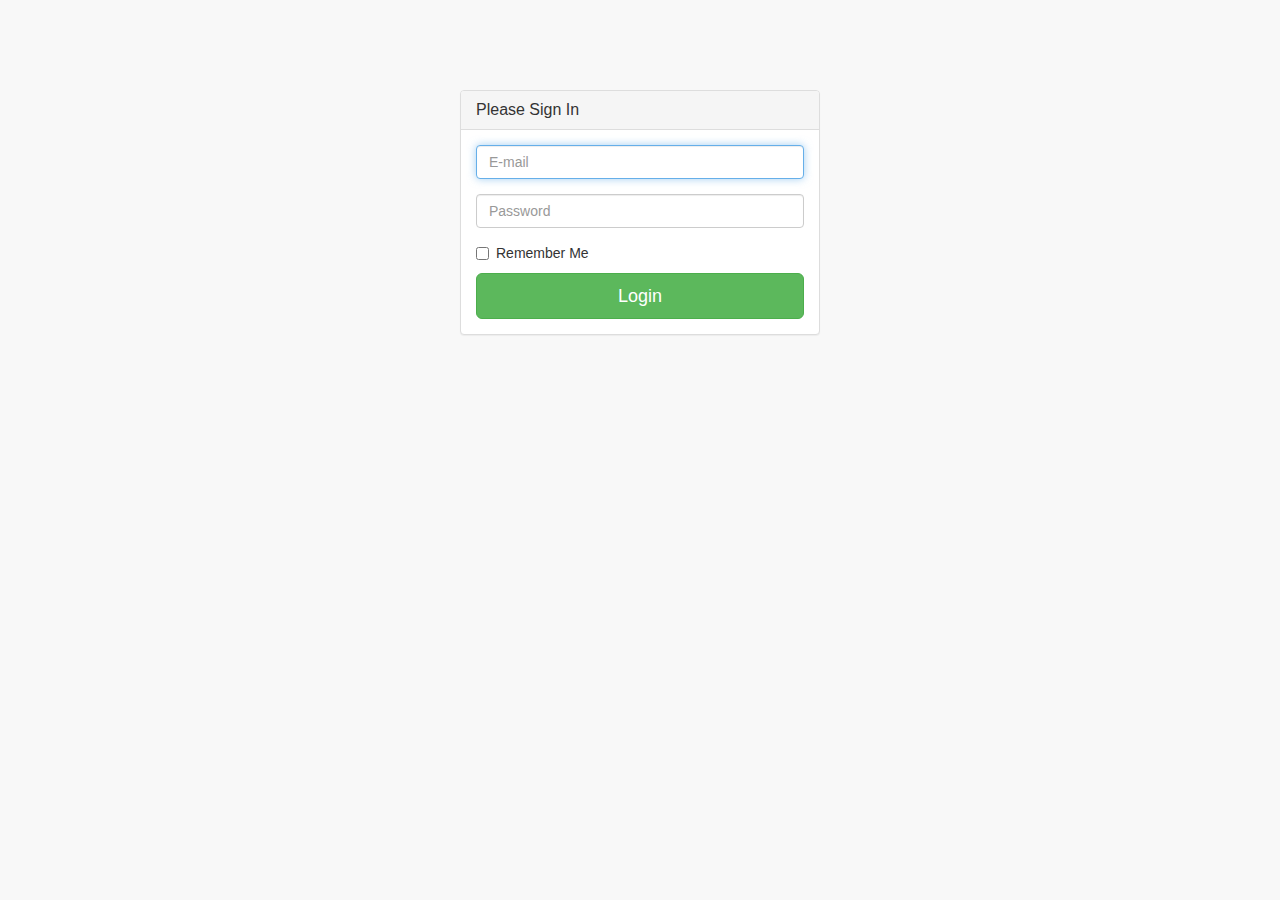
<file: good2great/admin/pages/login.html>
<!DOCTYPE html>
<html lang="en">

<head>

    <meta charset="utf-8">
    <meta http-equiv="X-UA-Compatible" content="IE=edge">
    <meta name="viewport" content="width=device-width, initial-scale=1">
    <meta name="description" content="">
    <meta name="author" content="">

    <title>SB Admin 2 - Bootstrap Admin Theme</title>

    <!-- Bootstrap Core CSS -->
    <link href="../vendor/bootstrap/css/bootstrap.min.css" rel="stylesheet">

    <!-- MetisMenu CSS -->
    <link href="../vendor/metisMenu/metisMenu.min.css" rel="stylesheet">

    <!-- Custom CSS -->
    <link href="../dist/css/sb-admin-2.css" rel="stylesheet">

    <!-- Custom Fonts -->
    <link href="../vendor/font-awesome/css/font-awesome.min.css" rel="stylesheet" type="text/css">

    <!-- HTML5 Shim and Respond.js IE8 support of HTML5 elements and media queries -->
    <!-- WARNING: Respond.js doesn't work if you view the page via file:// -->
    <!--[if lt IE 9]>
        <script src="https://oss.maxcdn.com/libs/html5shiv/3.7.0/html5shiv.js"></script>
        <script src="https://oss.maxcdn.com/libs/respond.js/1.4.2/respond.min.js"></script>
    <![endif]-->

</head>

<body>

    <div class="container">
        <div class="row">
            <div class="col-md-4 col-md-offset-4">
                <div class="login-panel panel panel-default">
                    <div class="panel-heading">
                        <h3 class="panel-title">Please Sign In</h3>
                    </div>
                    <div class="panel-body">
                        <form role="form">
                            <fieldset>
                                <div class="form-group">
                                    <input class="form-control" placeholder="E-mail" name="email" type="email" autofocus>
                                </div>
                                <div class="form-group">
                                    <input class="form-control" placeholder="Password" name="password" type="password" value="">
                                </div>
                                <div class="checkbox">
                                    <label>
                                        <input name="remember" type="checkbox" value="Remember Me">Remember Me
                                    </label>
                                </div>
                                <!-- Change this to a button or input when using this as a form -->
                                <a href="index.html" class="btn btn-lg btn-success btn-block">Login</a>
                            </fieldset>
                        </form>
                    </div>
                </div>
            </div>
        </div>
    </div>

    <!-- jQuery -->
    <script src="../vendor/jquery/jquery.min.js"></script>

    <!-- Bootstrap Core JavaScript -->
    <script src="../vendor/bootstrap/js/bootstrap.min.js"></script>

    <!-- Metis Menu Plugin JavaScript -->
    <script src="../vendor/metisMenu/metisMenu.min.js"></script>

    <!-- Custom Theme JavaScript -->
    <script src="../dist/js/sb-admin-2.js"></script>

</body>

</html>
</file>
<file: good2great/admin/vendor/morrisjs/morris.css>
.morris-hover{position:absolute;z-index:1000}.morris-hover.morris-default-style{border-radius:10px;padding:6px;color:#666;background:rgba(255,255,255,0.8);border:solid 2px rgba(230,230,230,0.8);font-family:sans-serif;font-size:12px;text-align:center}.morris-hover.morris-default-style .morris-hover-row-label{font-weight:bold;margin:0.25em 0}
.morris-hover.morris-default-style .morris-hover-point{white-space:nowrap;margin:0.1em 0}
</file>
<file: good2great/admin/vendor/metisMenu/metisMenu.min.css>
/*
 * metismenu - v1.1.3
 * Easy menu jQuery plugin for Twitter Bootstrap 3
 * https://github.com/onokumus/metisMenu
 *
 * Made by Osman Nuri Okumus
 * Under MIT License
 */

.arrow{float:right;line-height:1.42857}.glyphicon.arrow:before{content:"\e079"}.active>a>.glyphicon.arrow:before{content:"\e114"}.fa.arrow:before{content:"\f104"}.active>a>.fa.arrow:before{content:"\f107"}.plus-times{float:right}.fa.plus-times:before{content:"\f067"}.active>a>.fa.plus-times{filter:progid:DXImageTransform.Microsoft.BasicImage(rotation=1);-webkit-transform:rotate(45deg);-moz-transform:rotate(45deg);-ms-transform:rotate(45deg);-o-transform:rotate(45deg);transform:rotate(45deg)}.plus-minus{float:right}.fa.plus-minus:before{content:"\f067"}.active>a>.fa.plus-minus:before{content:"\f068"}
</file>
<file: good2great/admin/dist/css/sb-admin-2.css>
/*!
 * Start Bootstrap - SB Admin 2 v3.3.7+1 (http://startbootstrap.com/template-overviews/sb-admin-2)
 * Copyright 2013-2016 Start Bootstrap
 * Licensed under MIT (https://github.com/BlackrockDigital/startbootstrap/blob/gh-pages/LICENSE)
 */
body {
  background-color: #f8f8f8;
}
#wrapper {
  width: 100%;
}
#page-wrapper {
  padding: 0 15px;
  min-height: 568px;
  background-color: white;
}
@media (min-width: 768px) {
  #page-wrapper {
    position: inherit;
    margin: 0 0 0 250px;
    padding: 0 30px;
    border-left: 1px solid #e7e7e7;
  }
}
.navbar-top-links {
  margin-right: 0;
}
.navbar-top-links li {
  display: inline-block;
}
.navbar-top-links li:last-child {
  margin-right: 15px;
}
.navbar-top-links li a {
  padding: 15px;
  min-height: 50px;
}
.navbar-top-links .dropdown-menu li {
  display: block;
}
.navbar-top-links .dropdown-menu li:last-child {
  margin-right: 0;
}
.navbar-top-links .dropdown-menu li a {
  padding: 3px 20px;
  min-height: 0;
}
.navbar-top-links .dropdown-menu li a div {
  white-space: normal;
}
.navbar-top-links .dropdown-messages,
.navbar-top-links .dropdown-tasks,
.navbar-top-links .dropdown-alerts {
  width: 310px;
  min-width: 0;
}
.navbar-top-links .dropdown-messages {
  margin-left: 5px;
}
.navbar-top-links .dropdown-tasks {
  margin-left: -59px;
}
.navbar-top-links .dropdown-alerts {
  margin-left: -123px;
}
.navbar-top-links .dropdown-user {
  right: 0;
  left: auto;
}
.sidebar .sidebar-nav.navbar-collapse {
  padding-left: 0;
  padding-right: 0;
}
.sidebar .sidebar-search {
  padding: 15px;
}
.sidebar ul li {
  border-bottom: 1px solid #e7e7e7;
}
.sidebar ul li a.active {
  background-color: #eeeeee;
}
.sidebar .arrow {
  float: right;
}
.sidebar .fa.arrow:before {
  content: "\f104";
}
.sidebar .active > a > .fa.arrow:before {
  content: "\f107";
}
.sidebar .nav-second-level li,
.sidebar .nav-third-level li {
  border-bottom: none !important;
}
.sidebar .nav-second-level li a {
  padding-left: 37px;
}
.sidebar .nav-third-level li a {
  padding-left: 52px;
}
@media (min-width: 768px) {
  .sidebar {
    z-index: 1;
    position: absolute;
    width: 250px;
    margin-top: 51px;
  }
  .navbar-top-links .dropdown-messages,
  .navbar-top-links .dropdown-tasks,
  .navbar-top-links .dropdown-alerts {
    margin-left: auto;
  }
}
.btn-outline {
  color: inherit;
  background-color: transparent;
  transition: all .5s;
}
.btn-primary.btn-outline {
  color: #428bca;
}
.btn-success.btn-outline {
  color: #5cb85c;
}
.btn-info.btn-outline {
  color: #5bc0de;
}
.btn-warning.btn-outline {
  color: #f0ad4e;
}
.btn-danger.btn-outline {
  color: #d9534f;
}
.btn-primary.btn-outline:hover,
.btn-success.btn-outline:hover,
.btn-info.btn-outline:hover,
.btn-warning.btn-outline:hover,
.btn-danger.btn-outline:hover {
  color: white;
}
.chat {
  margin: 0;
  padding: 0;
  list-style: none;
}
.chat li {
  margin-bottom: 10px;
  padding-bottom: 5px;
  border-bottom: 1px dotted #999999;
}
.chat li.left .chat-body {
  margin-left: 60px;
}
.chat li.right .chat-body {
  margin-right: 60px;
}
.chat li .chat-body p {
  margin: 0;
}
.panel .slidedown .glyphicon,
.chat .glyphicon {
  margin-right: 5px;
}
.chat-panel .panel-body {
  height: 350px;
  overflow-y: scroll;
}
.login-panel {
  margin-top: 25%;
}
.flot-chart {
  display: block;
  height: 400px;
}
.flot-chart-content {
  width: 100%;
  height: 100%;
}
table.dataTable thead .sorting,
table.dataTable thead .sorting_asc,
table.dataTable thead .sorting_desc,
table.dataTable thead .sorting_asc_disabled,
table.dataTable thead .sorting_desc_disabled {
  background: transparent;
}
table.dataTable thead .sorting_asc:after {
  content: "\f0de";
  float: right;
  font-family: fontawesome;
}
table.dataTable thead .sorting_desc:after {
  content: "\f0dd";
  float: right;
  font-family: fontawesome;
}
table.dataTable thead .sorting:after {
  content: "\f0dc";
  float: right;
  font-family: fontawesome;
  color: rgba(50, 50, 50, 0.5);
}
.btn-circle {
  width: 30px;
  height: 30px;
  padding: 6px 0;
  border-radius: 15px;
  text-align: center;
  font-size: 12px;
  line-height: 1.428571429;
}
.btn-circle.btn-lg {
  width: 50px;
  height: 50px;
  padding: 10px 16px;
  border-radius: 25px;
  font-size: 18px;
  line-height: 1.33;
}
.btn-circle.btn-xl {
  width: 70px;
  height: 70px;
  padding: 10px 16px;
  border-radius: 35px;
  font-size: 24px;
  line-height: 1.33;
}
.show-grid [class^="col-"] {
  padding-top: 10px;
  padding-bottom: 10px;
  border: 1px solid #ddd;
  background-color: #eee !important;
}
.show-grid {
  margin: 15px 0;
}
.huge {
  font-size: 40px;
}
.panel-green {
  border-color: #5cb85c;
}
.panel-green > .panel-heading {
  border-color: #5cb85c;
  color: white;
  background-color: #5cb85c;
}
.panel-green > a {
  color: #5cb85c;
}
.panel-green > a:hover {
  color: #3d8b3d;
}
.panel-red {
  border-color: #d9534f;
}
.panel-red > .panel-heading {
  border-color: #d9534f;
  color: white;
  background-color: #d9534f;
}
.panel-red > a {
  color: #d9534f;
}
.panel-red > a:hover {
  color: #b52b27;
}
.panel-yellow {
  border-color: #f0ad4e;
}
.panel-yellow > .panel-heading {
  border-color: #f0ad4e;
  color: white;
  background-color: #f0ad4e;
}
.panel-yellow > a {
  color: #f0ad4e;
}
.panel-yellow > a:hover {
  color: #df8a13;
}
.timeline {
  position: relative;
  padding: 20px 0 20px;
  list-style: none;
}
.timeline:before {
  content: " ";
  position: absolute;
  top: 0;
  bottom: 0;
  left: 50%;
  width: 3px;
  margin-left: -1.5px;
  background-color: #eeeeee;
}
.timeline > li {
  position: relative;
  margin-bottom: 20px;
}
.timeline > li:before,
.timeline > li:after {
  content: " ";
  display: table;
}
.timeline > li:after {
  clear: both;
}
.timeline > li:before,
.timeline > li:after {
  content: " ";
  display: table;
}
.timeline > li:after {
  clear: both;
}
.timeline > li > .timeline-panel {
  float: left;
  position: relative;
  width: 46%;
  padding: 20px;
  border: 1px solid #d4d4d4;
  border-radius: 2px;
  -webkit-box-shadow: 0 1px 6px rgba(0, 0, 0, 0.175);
  box-shadow: 0 1px 6px rgba(0, 0, 0, 0.175);
}
.timeline > li > .timeline-panel:before {
  content: " ";
  display: inline-block;
  position: absolute;
  top: 26px;
  right: -15px;
  border-top: 15px solid transparent;
  border-right: 0 solid #ccc;
  border-bottom: 15px solid transparent;
  border-left: 15px solid #ccc;
}
.timeline > li > .timeline-panel:after {
  content: " ";
  display: inline-block;
  position: absolute;
  top: 27px;
  right: -14px;
  border-top: 14px solid transparent;
  border-right: 0 solid #fff;
  border-bottom: 14px solid transparent;
  border-left: 14px solid #fff;
}
.timeline > li > .timeline-badge {
  z-index: 100;
  position: absolute;
  top: 16px;
  left: 50%;
  width: 50px;
  height: 50px;
  margin-left: -25px;
  border-radius: 50% 50% 50% 50%;
  text-align: center;
  font-size: 1.4em;
  line-height: 50px;
  color: #fff;
  background-color: #999999;
}
.timeline > li.timeline-inverted > .timeline-panel {
  float: right;
}
.timeline > li.timeline-inverted > .timeline-panel:before {
  right: auto;
  left: -15px;
  border-right-width: 15px;
  border-left-width: 0;
}
.timeline > li.timeline-inverted > .timeline-panel:after {
  right: auto;
  left: -14px;
  border-right-width: 14px;
  border-left-width: 0;
}
.timeline-badge.primary {
  background-color: #2e6da4 !important;
}
.timeline-badge.success {
  background-color: #3f903f !important;
}
.timeline-badge.warning {
  background-color: #f0ad4e !important;
}
.timeline-badge.danger {
  background-color: #d9534f !important;
}
.timeline-badge.info {
  background-color: #5bc0de !important;
}
.timeline-title {
  margin-top: 0;
  color: inherit;
}
.timeline-body > p,
.timeline-body > ul {
  margin-bottom: 0;
}
.timeline-body > p + p {
  margin-top: 5px;
}
@media (max-width: 767px) {
  ul.timeline:before {
    left: 40px;
  }
  ul.timeline > li > .timeline-panel {
    width: calc(10%);
    width: -moz-calc(10%);
    width: -webkit-calc(10%);
  }
  ul.timeline > li > .timeline-badge {
    top: 16px;
    left: 15px;
    margin-left: 0;
  }
  ul.timeline > li > .timeline-panel {
    float: right;
  }
  ul.timeline > li > .timeline-panel:before {
    right: auto;
    left: -15px;
    border-right-width: 15px;
    border-left-width: 0;
  }
  ul.timeline > li > .timeline-panel:after {
    right: auto;
    left: -14px;
    border-right-width: 14px;
    border-left-width: 0;
  }
}
</file>
